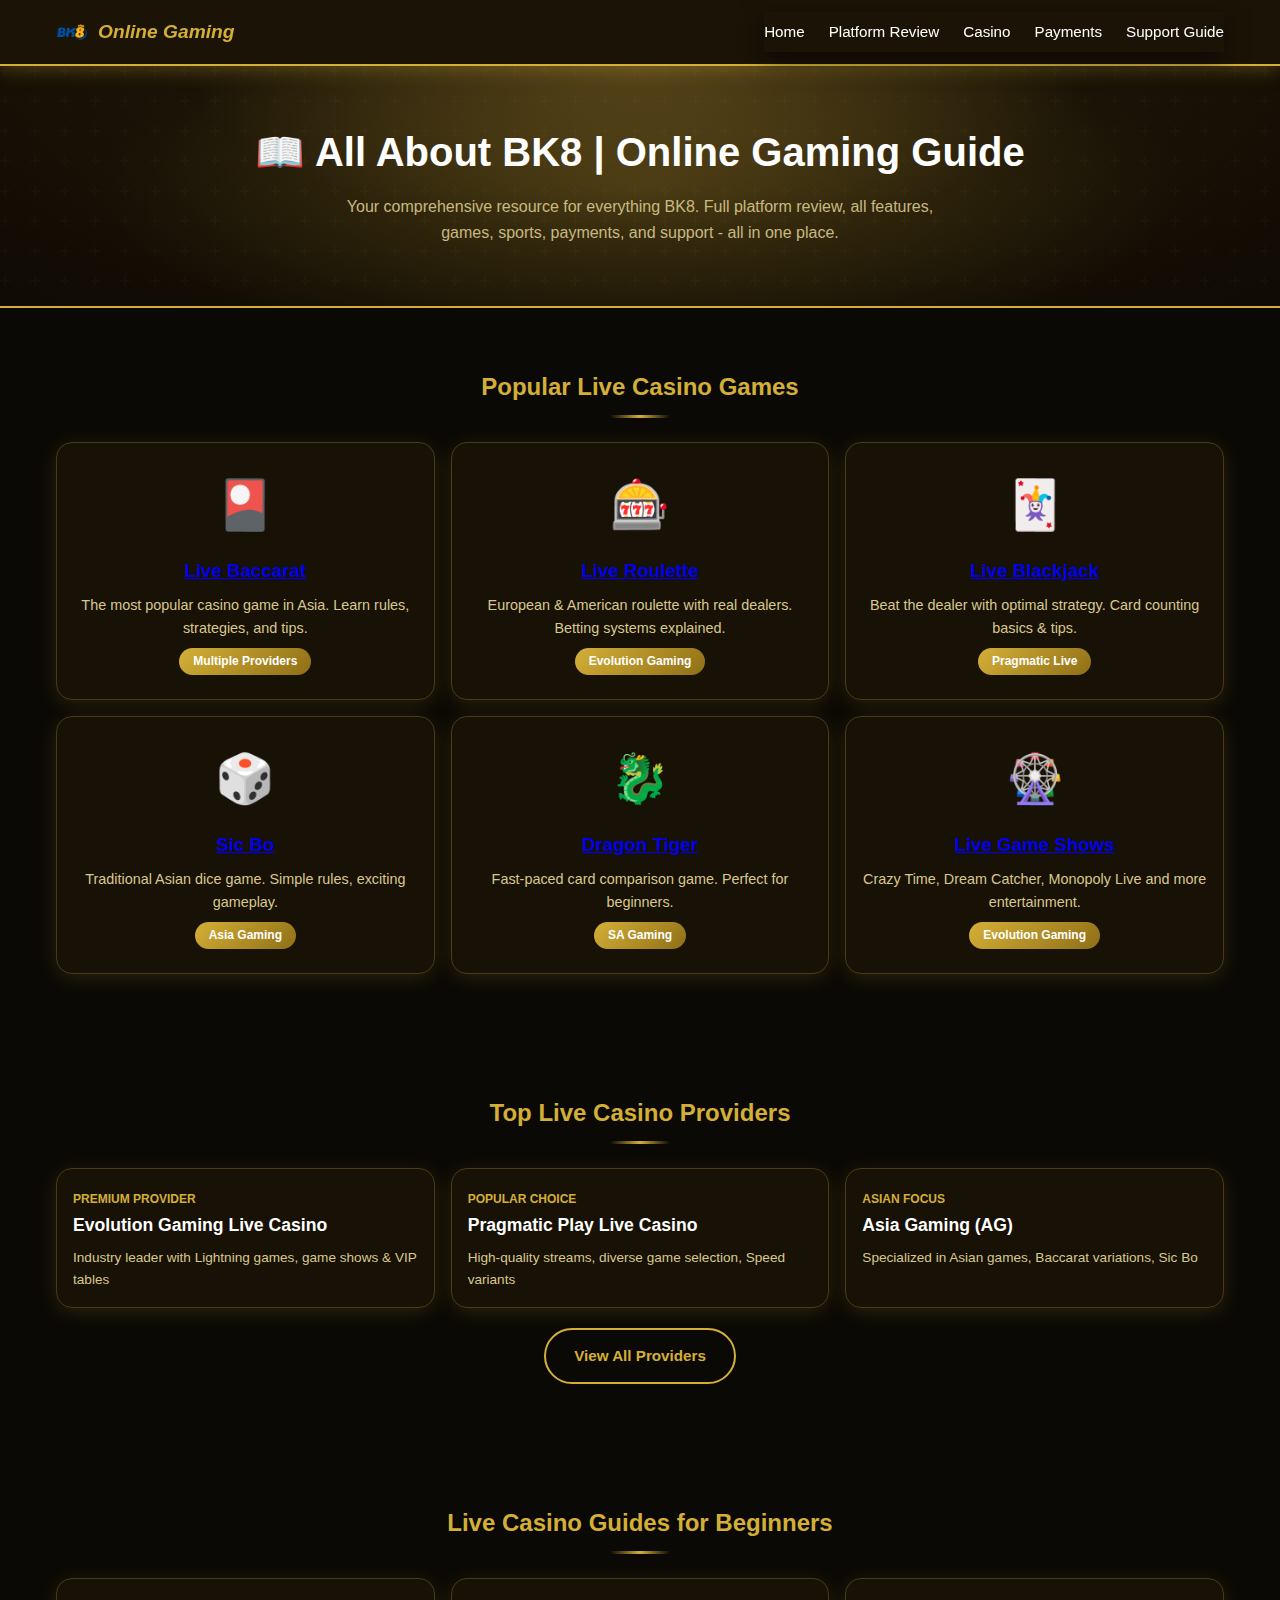
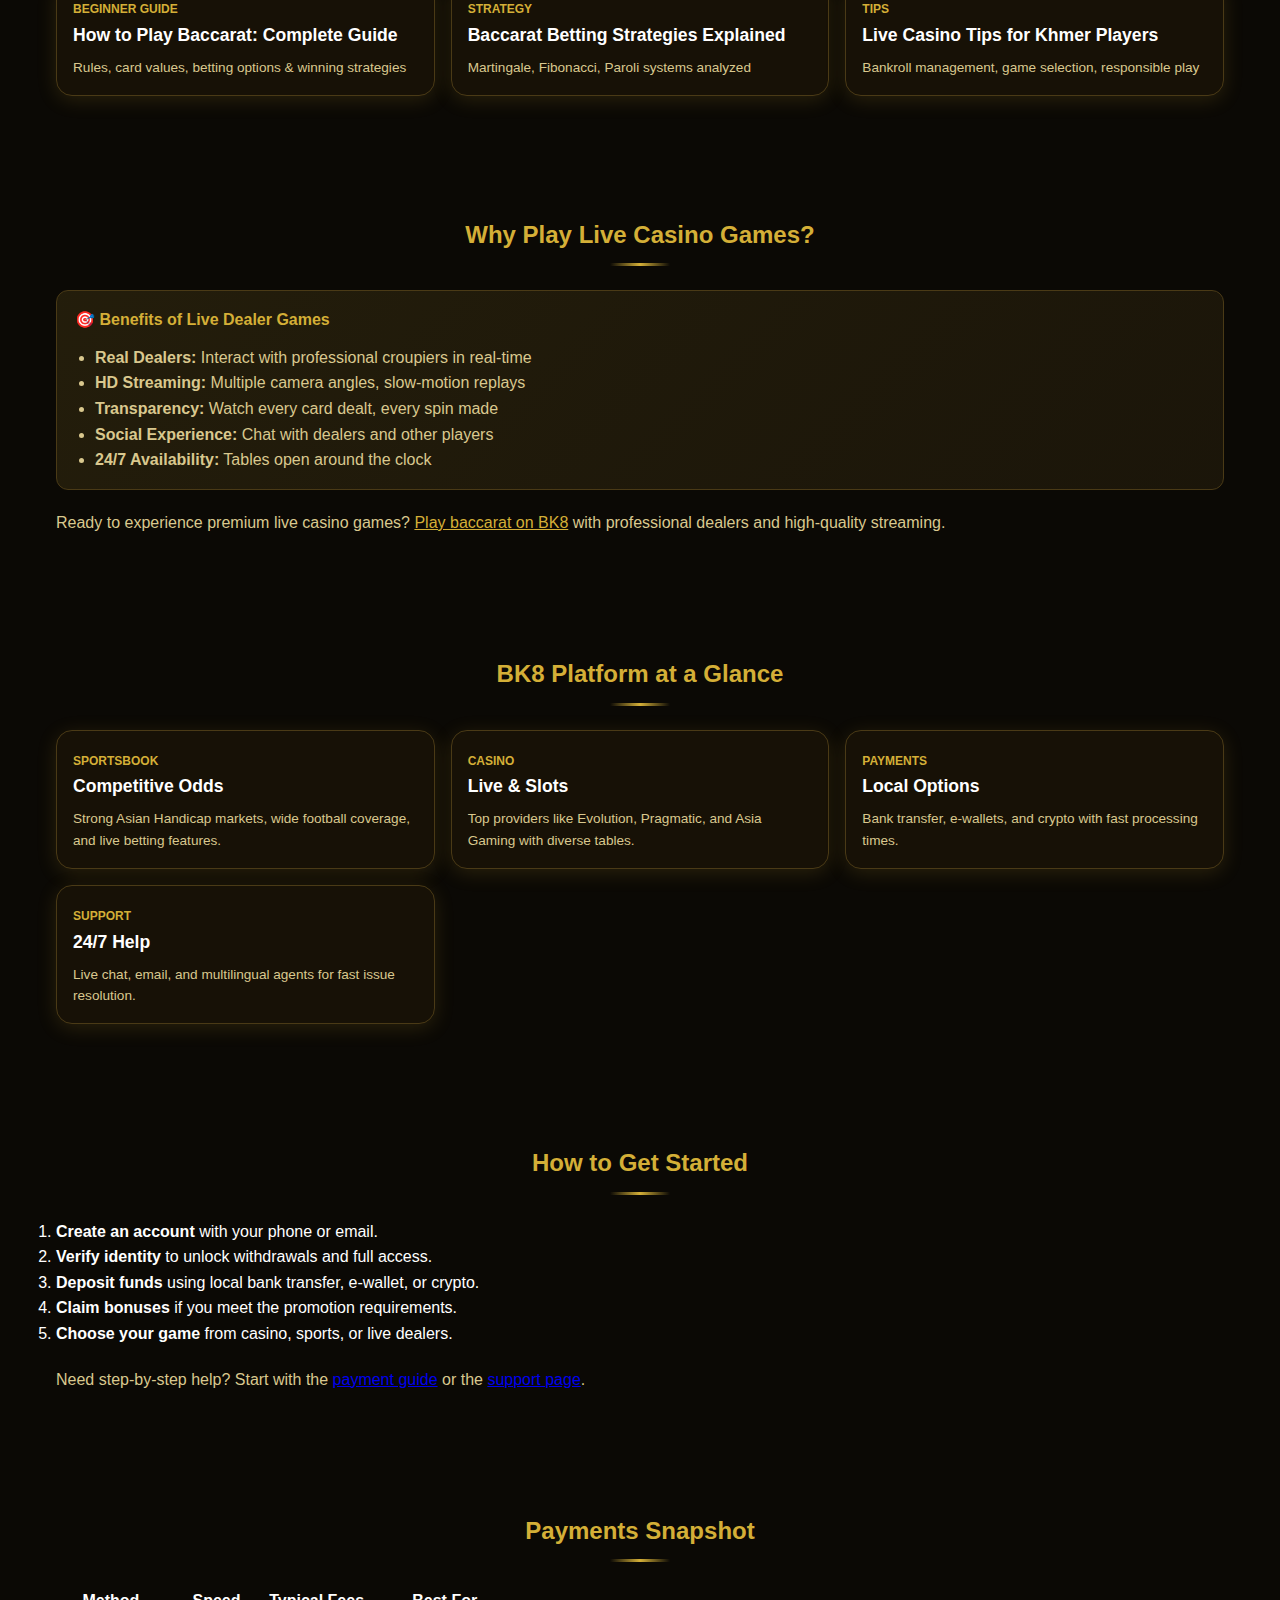
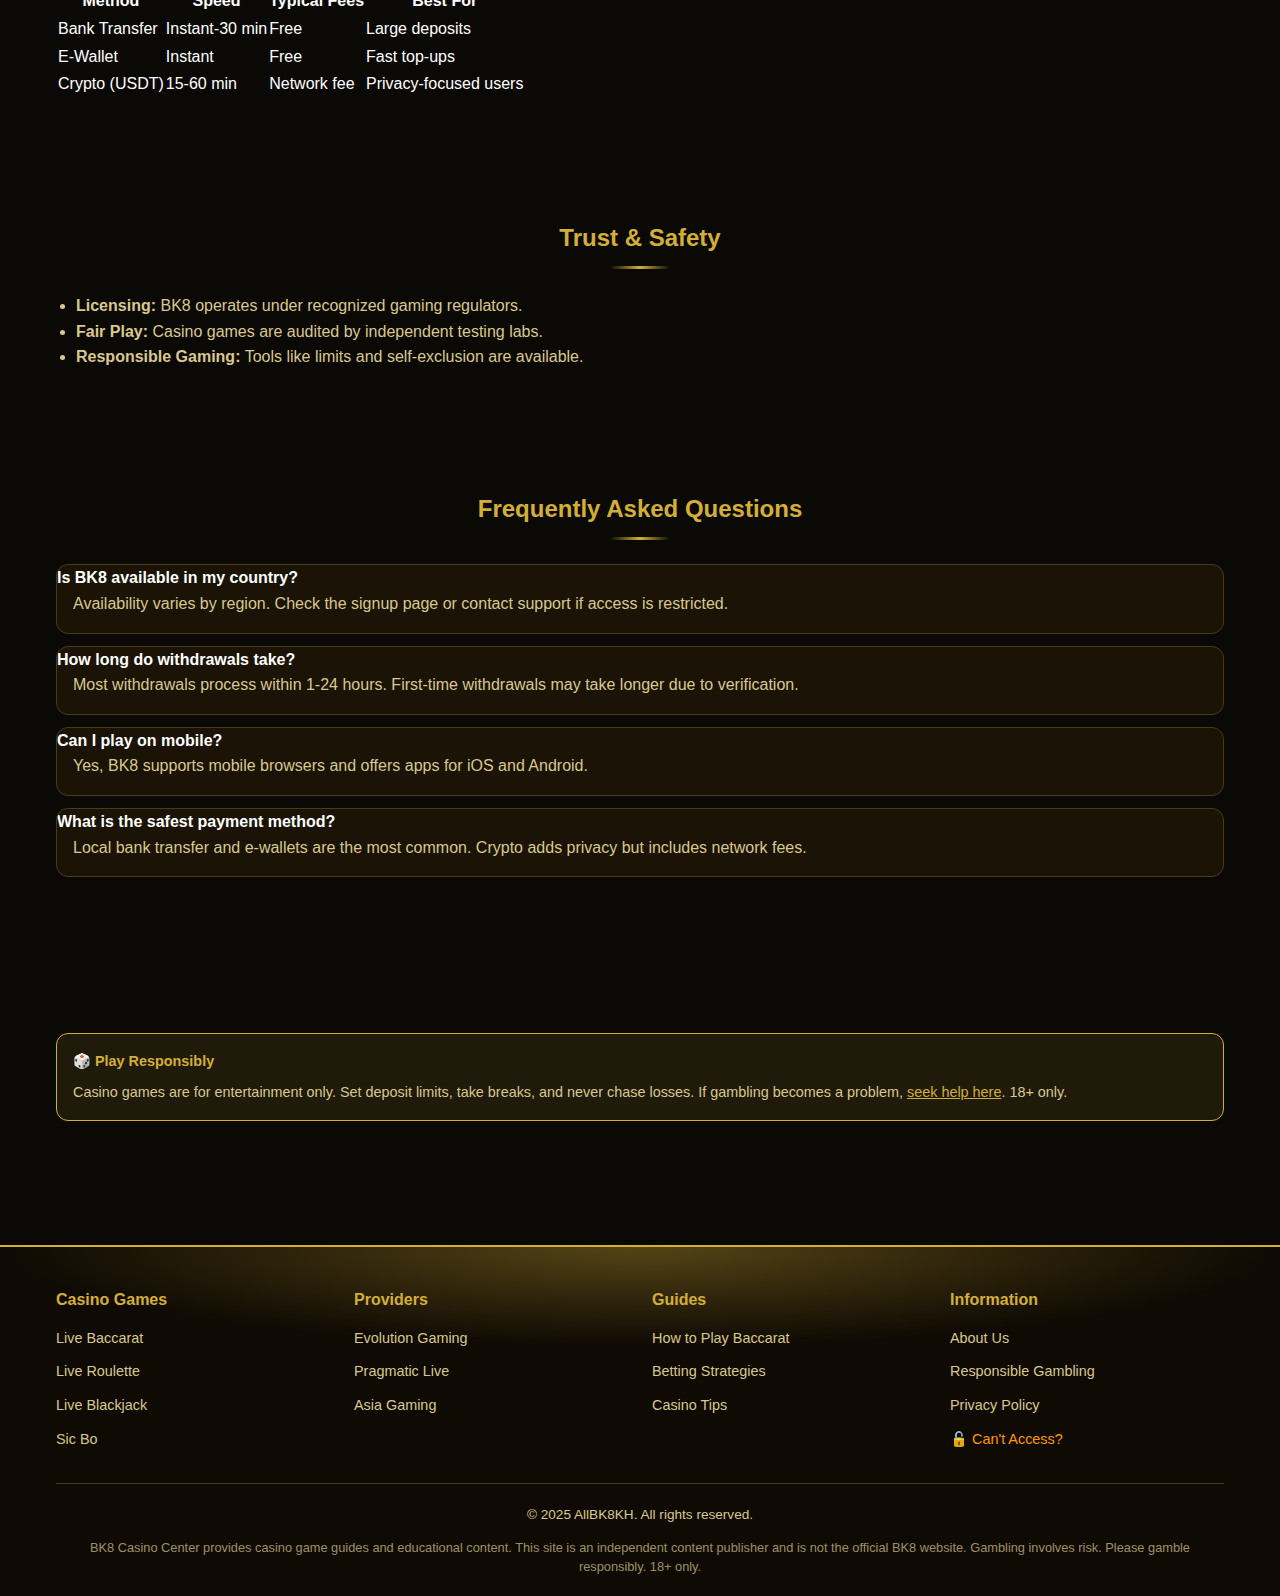
<file: index.html>
<!DOCTYPE html>
<html lang="en">
<head>
  <meta charset="UTF-8">
  <meta name="viewport" content="width=device-width, initial-scale=1.0">
  <meta name="description" content="BK8 online gaming guide - Everything you need to know about the BK8 platform. Full reviews, all features, games, sports, payment methods & support guide 2025.">
  <meta name="keywords" content="bk8 review, all about bk8, bk8 online gaming, bk8 platform review, bk8 features, bk8 payment methods">
  <meta name="robots" content="index, follow">
  <link rel="canonical" href="https://bk8-casino-center.pages.dev/">
  <link rel="sitemap" type="application/xml" href="/sitemap.xml">
  
  <title>All About BK8 | Online Gaming Platform Review & Guide 2025</title>
  
  <link rel="preload" href="css/styles.css" as="style">
  
  <style>
    :root{--primary:#1a1306;--accent:#d4af37;--white:#fff;--bg:#0b0905;--text-light:#d9c88e;--border:#4a3a16}
    *{margin:0;padding:0;box-sizing:border-box}
    body{font-family:-apple-system,BlinkMacSystemFont,'Segoe UI',Roboto,sans-serif;line-height:1.6;background:var(--bg);color:var(--white)}
    .header{background:var(--primary);color:var(--white);padding:12px 0;position:sticky;top:0;z-index:100;border-bottom:2px solid var(--accent);box-shadow:0 2px 20px rgba(212,175,55,0.35)}
    .container{max-width:1200px;margin:0 auto;padding:0 16px}
    .header-inner{display:flex;justify-content:space-between;align-items:center}
    .logo{display:flex;align-items:center;gap:10px;font-size:1.2rem;font-weight:700;color:var(--white);text-decoration:none;font-style:italic}
    .logo-img{height:32px;width:auto}
    .logo span{color:var(--accent)}
    .hero{background:radial-gradient(ellipse at center top,#4a3a16 0%,#1a1306 50%,#0f0a03 100%);color:var(--white);padding:48px 16px;text-align:center;border-bottom:2px solid var(--accent)}
    .hero h1{font-size:1.75rem;margin-bottom:16px;line-height:1.3}
  </style>
  
  <link rel="stylesheet" href="css/styles.css">
  
  <script type="application/ld+json">
  {
    "@context": "https://schema.org",
    "@type": "WebSite",
    "name": "AllBK8",
    "description": "BK8 online gaming guide - All features, reviews, and comprehensive information",
    "url": "https://allbk8kh.com"
  }
  </script>

  <script type="application/ld+json">
  {
    "@context": "https://schema.org",
    "@type": "FAQPage",
    "mainEntity": [
      {
        "@type": "Question",
        "name": "Is BK8 available in my country?",
        "acceptedAnswer": {
          "@type": "Answer",
          "text": "Availability varies by region. Check the signup page or contact support if access is restricted."
        }
      },
      {
        "@type": "Question",
        "name": "How long do withdrawals take?",
        "acceptedAnswer": {
          "@type": "Answer",
          "text": "Most withdrawals process within 1-24 hours. First-time withdrawals may take longer due to verification."
        }
      },
      {
        "@type": "Question",
        "name": "Can I play on mobile?",
        "acceptedAnswer": {
          "@type": "Answer",
          "text": "Yes, BK8 supports mobile browsers and offers apps for iOS and Android."
        }
      },
      {
        "@type": "Question",
        "name": "What is the safest payment method?",
        "acceptedAnswer": {
          "@type": "Answer",
          "text": "Local bank transfer and e-wallets are the most common. Crypto adds privacy but includes network fees."
        }
      }
    ]
  }
  </script>
</head>
<body>
  <a href="#main-content" class="skip-link">Skip to main content</a>

  <header class="header">
    <div class="container">
      <div class="header-inner">
        <a href="index.html" class="logo">
          <img src="images/logo.webp" alt="AllBK8" class="logo-img">
          <span>Online Gaming</span>
        </a>
        <button class="nav-toggle" aria-label="Toggle navigation" aria-expanded="false">☰</button>
        <nav class="nav" id="main-nav">
          <ul class="nav-list">
            <li><a href="index.html">Home</a></li>
            <li><a href="reviews/platform.html">Platform Review</a></li>
            <li><a href="features/casino.html">Casino</a></li>
            <li><a href="guides/payments.html">Payments</a></li>
            <li><a href="support/index.html">Support Guide</a></li>
          </ul>
        </nav>
      </div>
    </div>
  </header>

  <section class="hero">
    <div class="container">
      <h1>📖 All About BK8 | Online Gaming Guide</h1>
      <p>Your comprehensive resource for everything BK8. Full platform review, all features, games, sports, payments, and support - all in one place.</p>
    </div>
  </section>

  <main id="main-content">
    
    <!-- Featured Games Section -->
    <section class="section">
      <div class="container">
        <h2 class="section-title">Popular Live Casino Games</h2>
        
        <div class="card-grid">
          <article class="card game-card">
            <div class="game-icon">🎴</div>
            <h3><a href="games/baccarat.html">Live Baccarat</a></h3>
            <p>The most popular casino game in Asia. Learn rules, strategies, and tips.</p>
            <span class="provider-badge">Multiple Providers</span>
          </article>

          <article class="card game-card">
            <div class="game-icon">🎰</div>
            <h3><a href="games/roulette.html">Live Roulette</a></h3>
            <p>European & American roulette with real dealers. Betting systems explained.</p>
            <span class="provider-badge">Evolution Gaming</span>
          </article>

          <article class="card game-card">
            <div class="game-icon">🃏</div>
            <h3><a href="games/blackjack.html">Live Blackjack</a></h3>
            <p>Beat the dealer with optimal strategy. Card counting basics & tips.</p>
            <span class="provider-badge">Pragmatic Live</span>
          </article>

          <article class="card game-card">
            <div class="game-icon">🎲</div>
            <h3><a href="games/sic-bo.html">Sic Bo</a></h3>
            <p>Traditional Asian dice game. Simple rules, exciting gameplay.</p>
            <span class="provider-badge">Asia Gaming</span>
          </article>

          <article class="card game-card">
            <div class="game-icon">🐉</div>
            <h3><a href="games/dragon-tiger.html">Dragon Tiger</a></h3>
            <p>Fast-paced card comparison game. Perfect for beginners.</p>
            <span class="provider-badge">SA Gaming</span>
          </article>

          <article class="card game-card">
            <div class="game-icon">🎡</div>
            <h3><a href="games/game-shows.html">Live Game Shows</a></h3>
            <p>Crazy Time, Dream Catcher, Monopoly Live and more entertainment.</p>
            <span class="provider-badge">Evolution Gaming</span>
          </article>
        </div>
      </div>
    </section>

    <!-- Top Providers Section -->
    <section class="section">
      <div class="container">
        <h2 class="section-title">Top Live Casino Providers</h2>
        
        <div class="card-grid">
          <article class="card">
            <div class="card-content">
              <span class="card-category">Premium Provider</span>
              <h3 class="card-title">
                <a href="providers/evolution-gaming.html">Evolution Gaming Live Casino</a>
              </h3>
              <p class="card-meta">Industry leader with Lightning games, game shows & VIP tables</p>
            </div>
          </article>

          <article class="card">
            <div class="card-content">
              <span class="card-category">Popular Choice</span>
              <h3 class="card-title">
                <a href="providers/pragmatic-live.html">Pragmatic Play Live Casino</a>
              </h3>
              <p class="card-meta">High-quality streams, diverse game selection, Speed variants</p>
            </div>
          </article>

          <article class="card">
            <div class="card-content">
              <span class="card-category">Asian Focus</span>
              <h3 class="card-title">
                <a href="providers/asia-gaming.html">Asia Gaming (AG)</a>
              </h3>
              <p class="card-meta">Specialized in Asian games, Baccarat variations, Sic Bo</p>
            </div>
          </article>
        </div>

        <div class="text-center mt-20">
          <a href="providers/index.html" class="btn btn-outline">View All Providers</a>
        </div>
      </div>
    </section>

    <!-- Game Guides Section -->
    <section class="section">
      <div class="container">
        <h2 class="section-title">Live Casino Guides for Beginners</h2>
        
        <div class="card-grid">
          <article class="card">
            <div class="card-content">
              <span class="card-category">Beginner Guide</span>
              <h3 class="card-title">
                <a href="guides/how-to-play-baccarat.html">How to Play Baccarat: Complete Guide</a>
              </h3>
              <p class="card-meta">Rules, card values, betting options & winning strategies</p>
            </div>
          </article>

          <article class="card">
            <div class="card-content">
              <span class="card-category">Strategy</span>
              <h3 class="card-title">
                <a href="guides/baccarat-betting-strategies.html">Baccarat Betting Strategies Explained</a>
              </h3>
              <p class="card-meta">Martingale, Fibonacci, Paroli systems analyzed</p>
            </div>
          </article>

          <article class="card">
            <div class="card-content">
              <span class="card-category">Tips</span>
              <h3 class="card-title">
                <a href="guides/live-casino-tips-cambodia.html">Live Casino Tips for Khmer Players</a>
              </h3>
              <p class="card-meta">Bankroll management, game selection, responsible play</p>
            </div>
          </article>
        </div>
      </div>
    </section>

    <!-- Why Live Casino Section -->
    <section class="section">
      <div class="container">
        <h2 class="section-title">Why Play Live Casino Games?</h2>
        
        <div class="tip-box">
          <h4>🎯 Benefits of Live Dealer Games</h4>
          <ul style="padding-left: 20px; margin-top: 12px; color: var(--text-light);">
            <li><strong>Real Dealers:</strong> Interact with professional croupiers in real-time</li>
            <li><strong>HD Streaming:</strong> Multiple camera angles, slow-motion replays</li>
            <li><strong>Transparency:</strong> Watch every card dealt, every spin made</li>
            <li><strong>Social Experience:</strong> Chat with dealers and other players</li>
            <li><strong>24/7 Availability:</strong> Tables open around the clock</li>
          </ul>
        </div>

        <p class="mt-20" style="color: var(--text-light);">Ready to experience premium live casino games? <a href="https://www.bk8.com" class="contextual-link" rel="noopener">Play baccarat on BK8</a> with professional dealers and high-quality streaming.</p>
      </div>
    </section>

    <section class="section">
      <div class="container">
        <h2 class="section-title">BK8 Platform at a Glance</h2>
        <div class="card-grid">
          <article class="card">
            <div class="card-content">
              <span class="card-category">Sportsbook</span>
              <h3 class="card-title">Competitive Odds</h3>
              <p class="card-meta">Strong Asian Handicap markets, wide football coverage, and live betting features.</p>
            </div>
          </article>
          <article class="card">
            <div class="card-content">
              <span class="card-category">Casino</span>
              <h3 class="card-title">Live & Slots</h3>
              <p class="card-meta">Top providers like Evolution, Pragmatic, and Asia Gaming with diverse tables.</p>
            </div>
          </article>
          <article class="card">
            <div class="card-content">
              <span class="card-category">Payments</span>
              <h3 class="card-title">Local Options</h3>
              <p class="card-meta">Bank transfer, e-wallets, and crypto with fast processing times.</p>
            </div>
          </article>
          <article class="card">
            <div class="card-content">
              <span class="card-category">Support</span>
              <h3 class="card-title">24/7 Help</h3>
              <p class="card-meta">Live chat, email, and multilingual agents for fast issue resolution.</p>
            </div>
          </article>
        </div>
      </div>
    </section>

    <section class="section">
      <div class="container">
        <h2 class="section-title">How to Get Started</h2>
        <ol class="steps">
          <li><strong>Create an account</strong> with your phone or email.</li>
          <li><strong>Verify identity</strong> to unlock withdrawals and full access.</li>
          <li><strong>Deposit funds</strong> using local bank transfer, e-wallet, or crypto.</li>
          <li><strong>Claim bonuses</strong> if you meet the promotion requirements.</li>
          <li><strong>Choose your game</strong> from casino, sports, or live dealers.</li>
        </ol>
        <p class="mt-20" style="color: var(--text-light);">Need step-by-step help? Start with the <a href="guides/payments.html">payment guide</a> or the <a href="support/index.html">support page</a>.</p>
      </div>
    </section>

    <section class="section">
      <div class="container">
        <h2 class="section-title">Payments Snapshot</h2>
        <table class="payment-table">
          <tr>
            <th>Method</th>
            <th>Speed</th>
            <th>Typical Fees</th>
            <th>Best For</th>
          </tr>
          <tr>
            <td>Bank Transfer</td>
            <td>Instant-30 min</td>
            <td>Free</td>
            <td>Large deposits</td>
          </tr>
          <tr>
            <td>E-Wallet</td>
            <td>Instant</td>
            <td>Free</td>
            <td>Fast top-ups</td>
          </tr>
          <tr>
            <td>Crypto (USDT)</td>
            <td>15-60 min</td>
            <td>Network fee</td>
            <td>Privacy-focused users</td>
          </tr>
        </table>
      </div>
    </section>

    <section class="section">
      <div class="container">
        <h2 class="section-title">Trust & Safety</h2>
        <ul style="padding-left: 20px; color: var(--text-light);">
          <li><strong>Licensing:</strong> BK8 operates under recognized gaming regulators.</li>
          <li><strong>Fair Play:</strong> Casino games are audited by independent testing labs.</li>
          <li><strong>Responsible Gaming:</strong> Tools like limits and self-exclusion are available.</li>
        </ul>
      </div>
    </section>

    <section class="section">
      <div class="container">
        <h2 class="section-title">Frequently Asked Questions</h2>
        <div class="faq-item">
          <h4>Is BK8 available in my country?</h4>
          <p>Availability varies by region. Check the signup page or contact support if access is restricted.</p>
        </div>
        <div class="faq-item">
          <h4>How long do withdrawals take?</h4>
          <p>Most withdrawals process within 1-24 hours. First-time withdrawals may take longer due to verification.</p>
        </div>
        <div class="faq-item">
          <h4>Can I play on mobile?</h4>
          <p>Yes, BK8 supports mobile browsers and offers apps for iOS and Android.</p>
        </div>
        <div class="faq-item">
          <h4>What is the safest payment method?</h4>
          <p>Local bank transfer and e-wallets are the most common. Crypto adds privacy but includes network fees.</p>
        </div>
      </div>
    </section>

    <!-- Responsible Gambling Notice -->
    <section class="section">
      <div class="container">
        <div class="responsible-notice">
          <strong>🎲 Play Responsibly</strong>
          Casino games are for entertainment only. Set deposit limits, take breaks, and never chase losses. If gambling becomes a problem, <a href="responsible-gambling.html">seek help here</a>. 18+ only.
        </div>
      </div>
    </section>

  </main>

  <footer class="footer">
    <div class="container">
      <div class="footer-grid">
        <div class="footer-section">
          <h4>Casino Games</h4>
          <ul>
            <li><a href="games/baccarat.html">Live Baccarat</a></li>
            <li><a href="games/roulette.html">Live Roulette</a></li>
            <li><a href="games/blackjack.html">Live Blackjack</a></li>
            <li><a href="games/sic-bo.html">Sic Bo</a></li>
          </ul>
        </div>
        <div class="footer-section">
          <h4>Providers</h4>
          <ul>
            <li><a href="providers/evolution-gaming.html">Evolution Gaming</a></li>
            <li><a href="providers/pragmatic-live.html">Pragmatic Live</a></li>
            <li><a href="providers/asia-gaming.html">Asia Gaming</a></li>
          </ul>
        </div>
        <div class="footer-section">
          <h4>Guides</h4>
          <ul>
            <li><a href="guides/how-to-play-baccarat.html">How to Play Baccarat</a></li>
            <li><a href="guides/baccarat-betting-strategies.html">Betting Strategies</a></li>
            <li><a href="guides/live-casino-tips-cambodia.html">Casino Tips</a></li>
          </ul>
        </div>
        <div class="footer-section">
          <h4>Information</h4>
          <ul>
            <li><a href="about.html">About Us</a></li>
            <li><a href="responsible-gambling.html">Responsible Gambling</a></li>
            <li><a href="privacy-policy.html">Privacy Policy</a></li>
            <li><a href="access-help.html" style="color:#ff9800">🔓 Can't Access?</a></li>
          </ul>
        </div>
      </div>
      <div class="footer-bottom">
        <p>&copy; 2025 AllBK8KH. All rights reserved.</p>
        <p class="footer-disclaimer">
          BK8 Casino Center provides casino game guides and educational content. This site is an independent content publisher and is not the official BK8 website. 
          Gambling involves risk. Please gamble responsibly. 18+ only.
        </p>
      </div>
    </div>
  </footer>

  <script>
    document.querySelector('.nav-toggle').addEventListener('click', function() {
      const nav = document.getElementById('main-nav');
      const isExpanded = this.getAttribute('aria-expanded') === 'true';
      this.setAttribute('aria-expanded', !isExpanded);
      nav.classList.toggle('active');
    });
  </script>
</body>
</html>
</file>
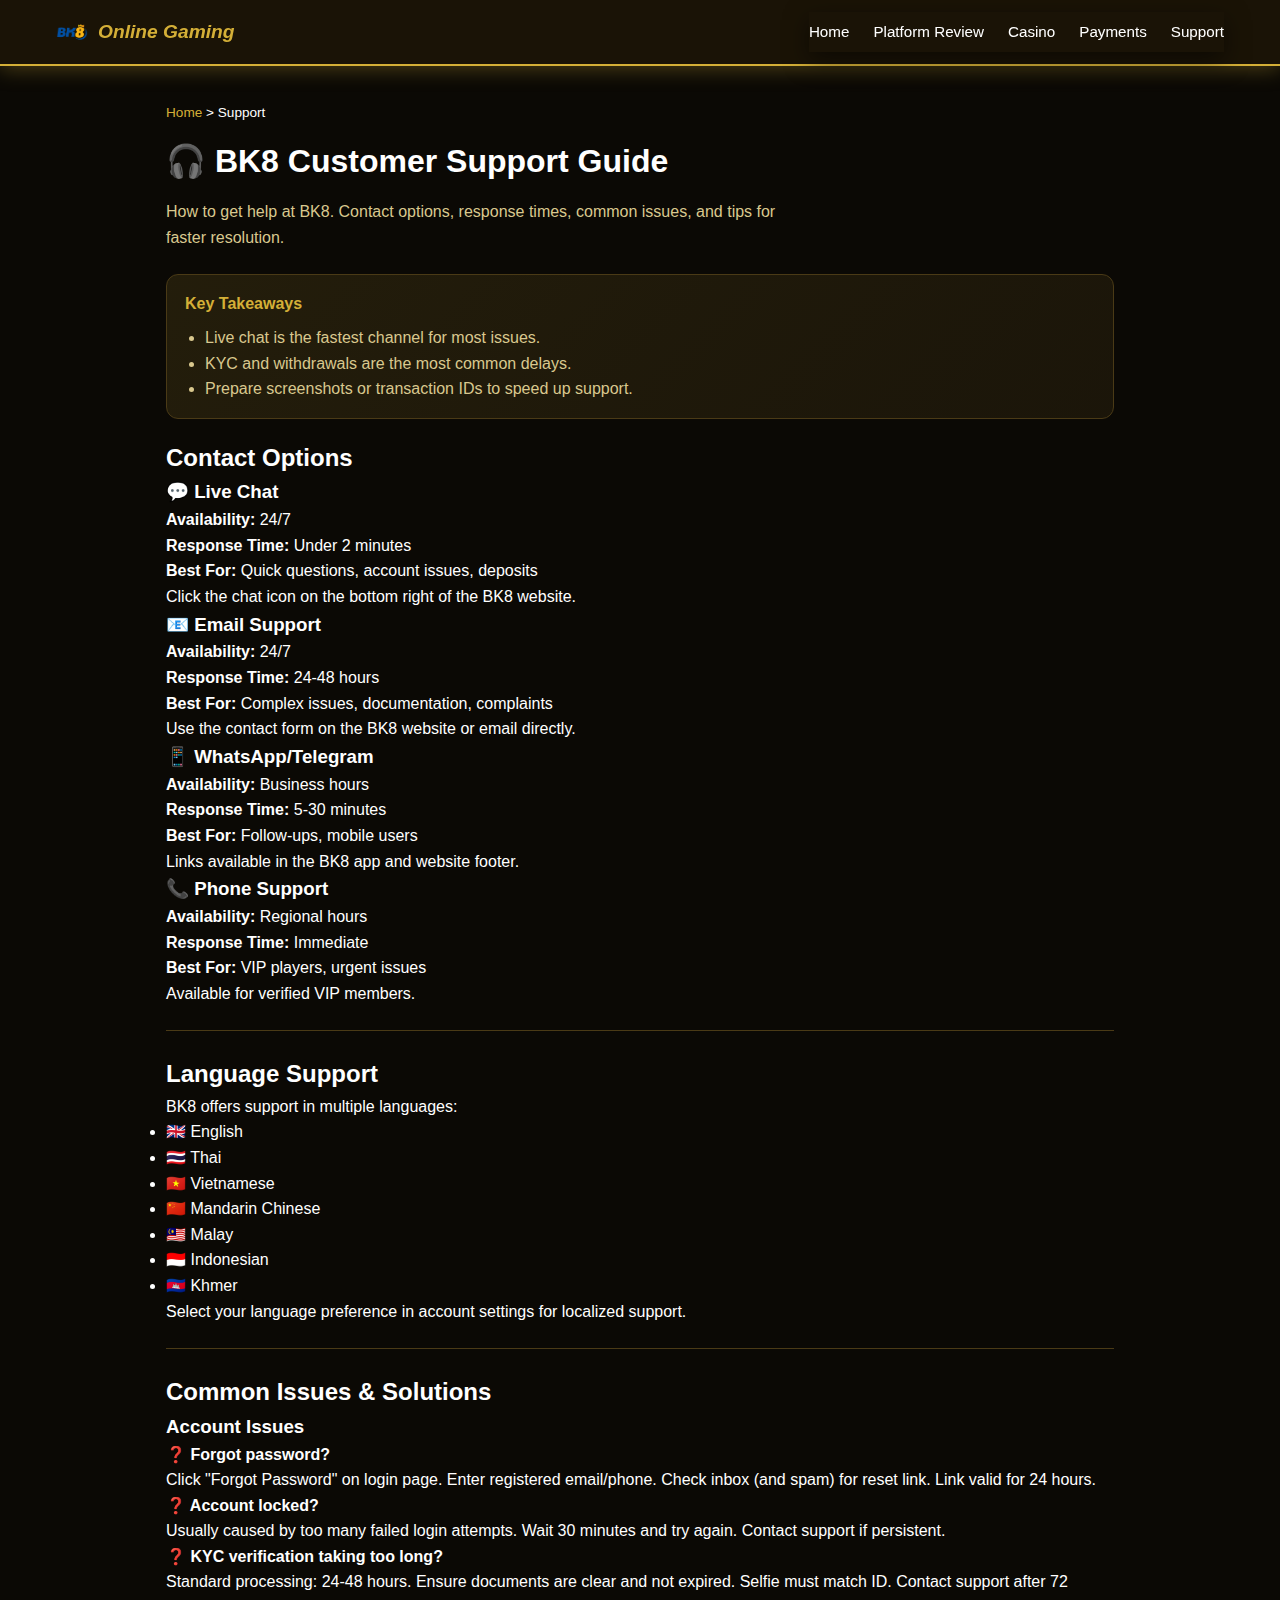
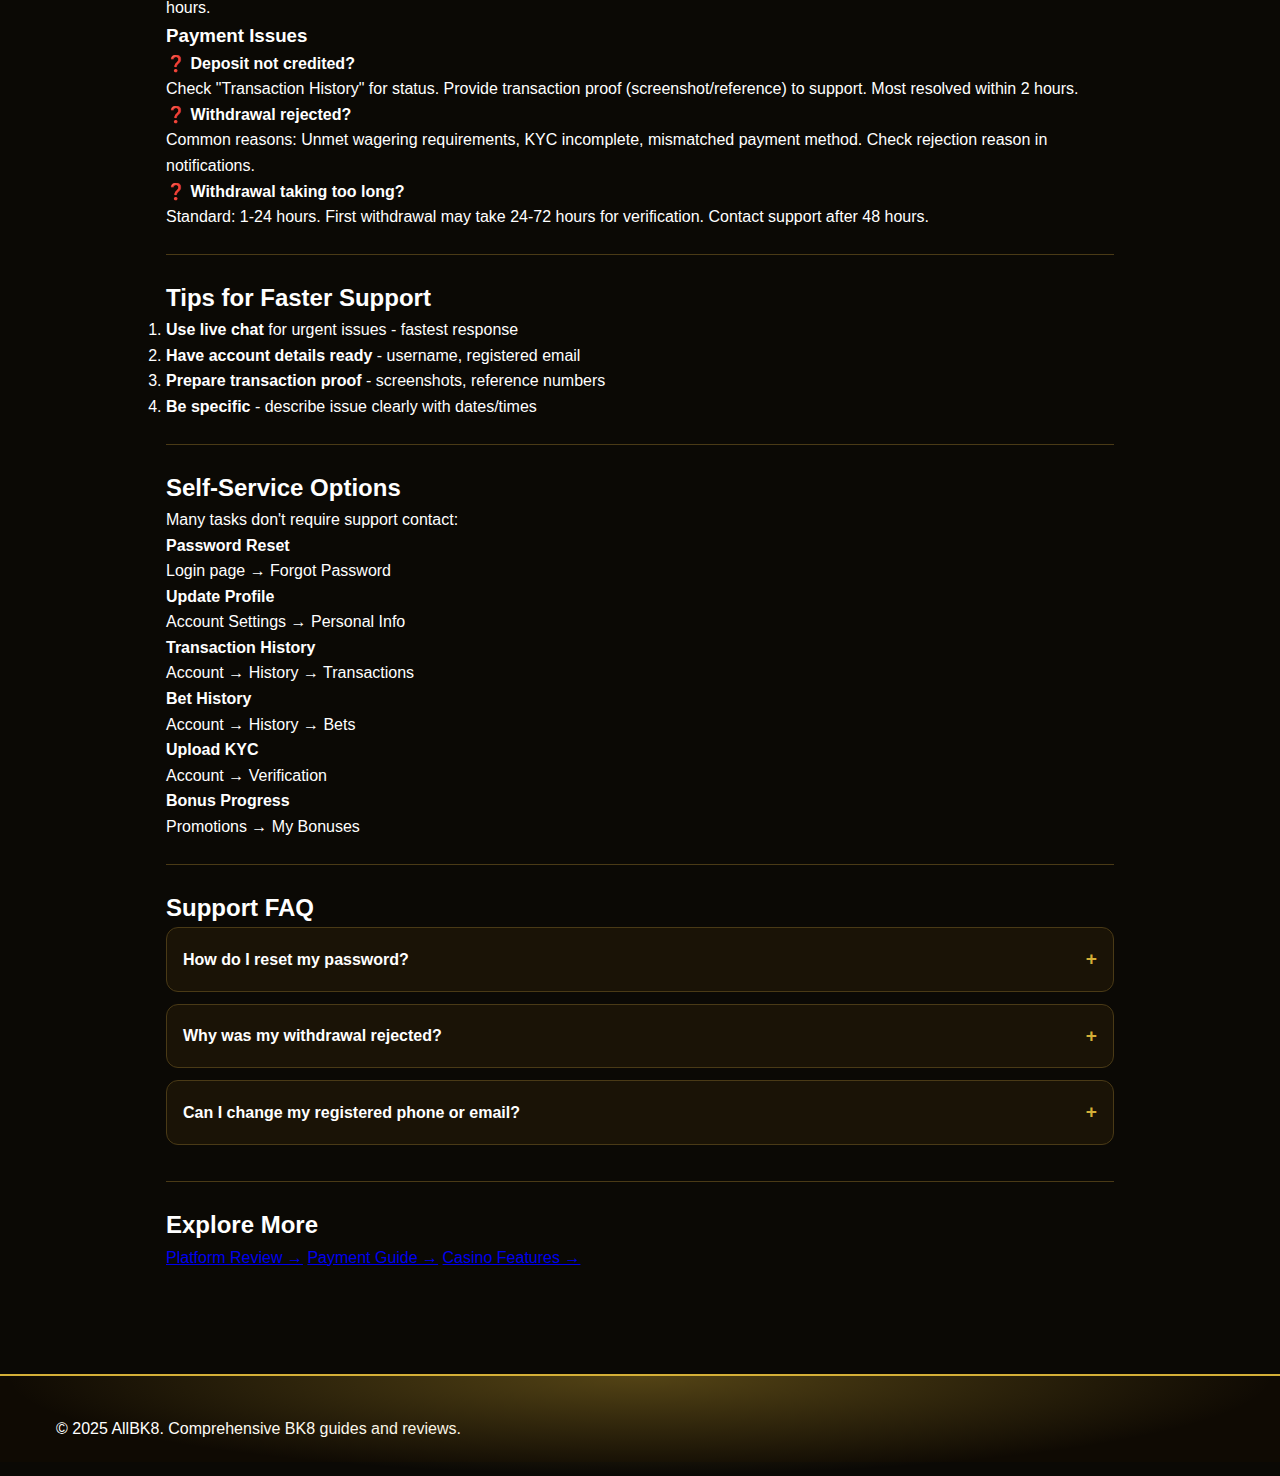
<file: support/index.html>
<!DOCTYPE html>
<html lang="en">
<head>
  <meta charset="UTF-8">
  <meta name="viewport" content="width=device-width, initial-scale=1.0">
  <meta name="description" content="BK8 customer support guide. Contact options, live chat, email, FAQ, and how to resolve common issues quickly.">
  <meta name="keywords" content="bk8 support, bk8 customer service, bk8 live chat, bk8 contact, bk8 help, bk8 faq">
  <meta name="robots" content="index, follow">
  <title>BK8 Customer Support | Contact & Help Guide 2025</title>
  <link rel="stylesheet" href="../css/styles.css">

  <script type="application/ld+json">
  {
    "@context": "https://schema.org",
    "@type": "FAQPage",
    "mainEntity": [
      {
        "@type": "Question",
        "name": "How do I reset my password?",
        "acceptedAnswer": {
          "@type": "Answer",
          "text": "Use the 'Forgot Password' link on the login screen and follow the email or SMS steps."
        }
      },
      {
        "@type": "Question",
        "name": "Why was my withdrawal rejected?",
        "acceptedAnswer": {
          "@type": "Answer",
          "text": "Common reasons include incomplete KYC, unmet wagering requirements, or mismatched payment details."
        }
      },
      {
        "@type": "Question",
        "name": "Can I change my registered phone or email?",
        "acceptedAnswer": {
          "@type": "Answer",
          "text": "Yes, but you may need to contact support to verify ownership before changes are applied."
        }
      }
    ]
  }
  </script>
</head>
<body>
  <header class="header">
    <div class="container">
      <div class="header-inner">
        <a href="../index.html" class="logo">
          <img src="../images/logo.webp" alt="AllBK8" class="logo-img">
          <span>Online Gaming</span>
        </a>
        <nav class="nav">
          <ul class="nav-list">
            <li><a href="../index.html">Home</a></li>
            <li><a href="../reviews/platform.html">Platform Review</a></li>
            <li><a href="../features/casino.html">Casino</a></li>
            <li><a href="../guides/payments.html">Payments</a></li>
            <li><a href="index.html" class="active">Support</a></li>
          </ul>
        </nav>
      </div>
    </div>
  </header>

  <main class="main-content">
    <div class="container">
      <div class="breadcrumb">
        <a href="../index.html">Home</a> &gt; Support
      </div>

      <h1>🎧 BK8 Customer Support Guide</h1>
      <p class="intro">How to get help at BK8. Contact options, response times, common issues, and tips for faster resolution.</p>

      <div class="tip-box">
        <h4>Key Takeaways</h4>
        <ul style="padding-left: 20px; margin-top: 8px; color: var(--text-light);">
          <li>Live chat is the fastest channel for most issues.</li>
          <li>KYC and withdrawals are the most common delays.</li>
          <li>Prepare screenshots or transaction IDs to speed up support.</li>
        </ul>
      </div>

      <section class="contact-options">
        <h2>Contact Options</h2>
        
        <div class="contact-grid">
          <div class="contact-card">
            <h3>💬 Live Chat</h3>
            <p><strong>Availability:</strong> 24/7</p>
            <p><strong>Response Time:</strong> Under 2 minutes</p>
            <p><strong>Best For:</strong> Quick questions, account issues, deposits</p>
            <p>Click the chat icon on the bottom right of the BK8 website.</p>
          </div>

          <div class="contact-card">
            <h3>📧 Email Support</h3>
            <p><strong>Availability:</strong> 24/7</p>
            <p><strong>Response Time:</strong> 24-48 hours</p>
            <p><strong>Best For:</strong> Complex issues, documentation, complaints</p>
            <p>Use the contact form on the BK8 website or email directly.</p>
          </div>

          <div class="contact-card">
            <h3>📱 WhatsApp/Telegram</h3>
            <p><strong>Availability:</strong> Business hours</p>
            <p><strong>Response Time:</strong> 5-30 minutes</p>
            <p><strong>Best For:</strong> Follow-ups, mobile users</p>
            <p>Links available in the BK8 app and website footer.</p>
          </div>

          <div class="contact-card">
            <h3>📞 Phone Support</h3>
            <p><strong>Availability:</strong> Regional hours</p>
            <p><strong>Response Time:</strong> Immediate</p>
            <p><strong>Best For:</strong> VIP players, urgent issues</p>
            <p>Available for verified VIP members.</p>
          </div>
        </div>
      </section>

      <section class="languages">
        <h2>Language Support</h2>
        <p>BK8 offers support in multiple languages:</p>
        <ul class="language-list">
          <li>🇬🇧 English</li>
          <li>🇹🇭 Thai</li>
          <li>🇻🇳 Vietnamese</li>
          <li>🇨🇳 Mandarin Chinese</li>
          <li>🇲🇾 Malay</li>
          <li>🇮🇩 Indonesian</li>
          <li>🇰🇭 Khmer</li>
        </ul>
        <p>Select your language preference in account settings for localized support.</p>
      </section>

      <section class="common-issues">
        <h2>Common Issues & Solutions</h2>
        
        <div class="issue-section">
          <h3>Account Issues</h3>
          
          <div class="issue-item">
            <h4>❓ Forgot password?</h4>
            <p>Click "Forgot Password" on login page. Enter registered email/phone. Check inbox (and spam) for reset link. Link valid for 24 hours.</p>
          </div>

          <div class="issue-item">
            <h4>❓ Account locked?</h4>
            <p>Usually caused by too many failed login attempts. Wait 30 minutes and try again. Contact support if persistent.</p>
          </div>

          <div class="issue-item">
            <h4>❓ KYC verification taking too long?</h4>
            <p>Standard processing: 24-48 hours. Ensure documents are clear and not expired. Selfie must match ID. Contact support after 72 hours.</p>
          </div>
        </div>

        <div class="issue-section">
          <h3>Payment Issues</h3>
          
          <div class="issue-item">
            <h4>❓ Deposit not credited?</h4>
            <p>Check "Transaction History" for status. Provide transaction proof (screenshot/reference) to support. Most resolved within 2 hours.</p>
          </div>

          <div class="issue-item">
            <h4>❓ Withdrawal rejected?</h4>
            <p>Common reasons: Unmet wagering requirements, KYC incomplete, mismatched payment method. Check rejection reason in notifications.</p>
          </div>

          <div class="issue-item">
            <h4>❓ Withdrawal taking too long?</h4>
            <p>Standard: 1-24 hours. First withdrawal may take 24-72 hours for verification. Contact support after 48 hours.</p>
          </div>
        </div>

      </section>

      <section class="support-tips">
        <h2>Tips for Faster Support</h2>
        <ol>
          <li><strong>Use live chat</strong> for urgent issues - fastest response</li>
          <li><strong>Have account details ready</strong> - username, registered email</li>
          <li><strong>Prepare transaction proof</strong> - screenshots, reference numbers</li>
          <li><strong>Be specific</strong> - describe issue clearly with dates/times</li>
        </ol>
      </section>

      <section class="self-service">
        <h2>Self-Service Options</h2>
        <p>Many tasks don't require support contact:</p>
        
        <div class="self-service-grid">
          <div class="self-item">
            <h4>Password Reset</h4>
            <p>Login page → Forgot Password</p>
          </div>
          <div class="self-item">
            <h4>Update Profile</h4>
            <p>Account Settings → Personal Info</p>
          </div>
          <div class="self-item">
            <h4>Transaction History</h4>
            <p>Account → History → Transactions</p>
          </div>
          <div class="self-item">
            <h4>Bet History</h4>
            <p>Account → History → Bets</p>
          </div>
          <div class="self-item">
            <h4>Upload KYC</h4>
            <p>Account → Verification</p>
          </div>
          <div class="self-item">
            <h4>Bonus Progress</h4>
            <p>Promotions → My Bonuses</p>
          </div>
        </div>
      </section>


      <section class="faq">
        <h2>Support FAQ</h2>
        <details class="faq-item">
          <summary>How do I reset my password?</summary>
          <p>Use the "Forgot Password" link on the login screen and follow the email or SMS steps.</p>
        </details>
        <details class="faq-item">
          <summary>Why was my withdrawal rejected?</summary>
          <p>Common reasons include incomplete KYC, unmet wagering requirements, or mismatched payment details.</p>
        </details>
        <details class="faq-item">
          <summary>Can I change my registered phone or email?</summary>
          <p>Yes, but you may need to contact support to verify ownership before changes are applied.</p>
        </details>
      </section>

      <section class="related">
        <h2>Explore More</h2>
        <div class="related-grid">
          <a href="../reviews/platform.html" class="related-card">Platform Review →</a>
          <a href="../guides/payments.html" class="related-card">Payment Guide →</a>
          <a href="../features/casino.html" class="related-card">Casino Features →</a>
        </div>
      </section>

    </div>
  </main>

  <footer class="footer">
    <div class="container">
      <p>&copy; 2025 AllBK8. Comprehensive BK8 guides and reviews.</p>
    </div>
  </footer>
</body>
</html>
</file>
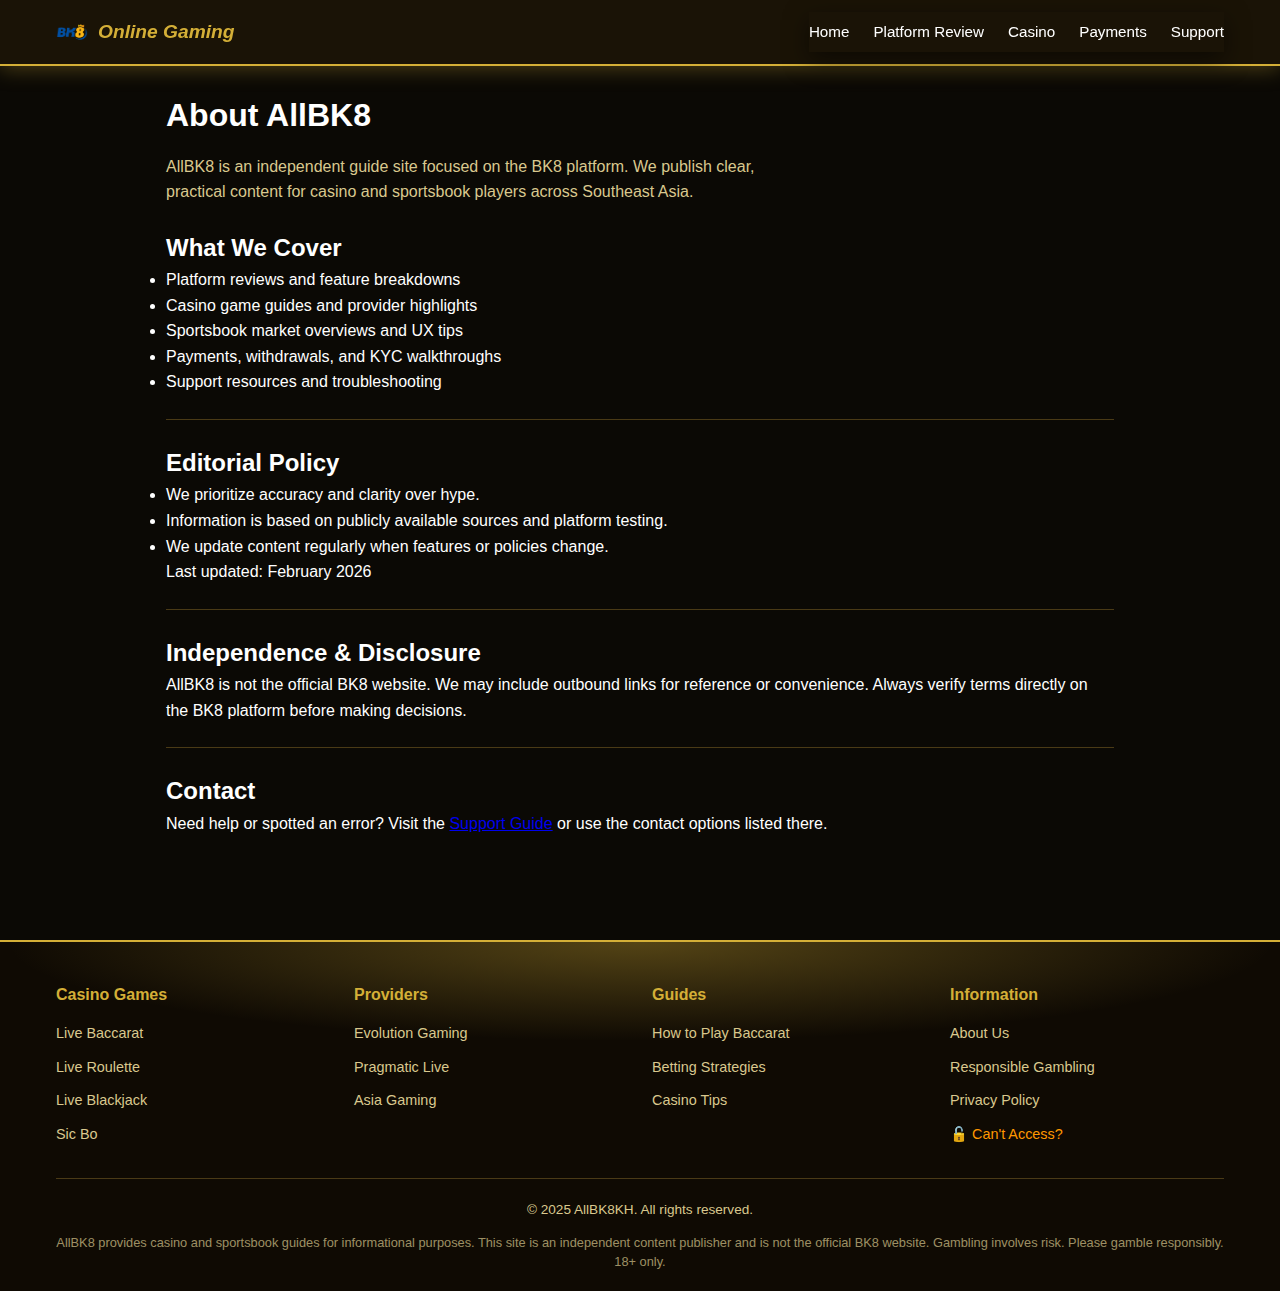
<file: about.html>
<!DOCTYPE html>
<html lang="en">
<head>
  <meta charset="UTF-8">
  <meta name="viewport" content="width=device-width, initial-scale=1.0">
  <meta name="description" content="About AllBK8 - independent BK8 guides, reviews, and feature breakdowns for casino and sportsbook players.">
  <meta name="robots" content="index, follow">
  <title>About Us | AllBK8 Online Gaming Guide</title>
  <link rel="stylesheet" href="css/styles.css">
</head>
<body>
  <a href="#main-content" class="skip-link">Skip to main content</a>

  <header class="header">
    <div class="container">
      <div class="header-inner">
        <a href="index.html" class="logo">
          <img src="images/logo.webp" alt="AllBK8" class="logo-img">
          <span>Online Gaming</span>
        </a>
        <nav class="nav">
          <ul class="nav-list">
            <li><a href="index.html">Home</a></li>
            <li><a href="reviews/platform.html">Platform Review</a></li>
            <li><a href="features/casino.html">Casino</a></li>
            <li><a href="guides/payments.html">Payments</a></li>
            <li><a href="support/index.html">Support</a></li>
          </ul>
        </nav>
      </div>
    </div>
  </header>

  <main id="main-content" class="main-content">
    <div class="container">
      <h1>About AllBK8</h1>
      <p class="intro">AllBK8 is an independent guide site focused on the BK8 platform. We publish clear, practical content for casino and sportsbook players across Southeast Asia.</p>

      <section class="section">
        <h2>What We Cover</h2>
        <ul>
          <li>Platform reviews and feature breakdowns</li>
          <li>Casino game guides and provider highlights</li>
          <li>Sportsbook market overviews and UX tips</li>
          <li>Payments, withdrawals, and KYC walkthroughs</li>
          <li>Support resources and troubleshooting</li>
        </ul>
      </section>

      <section class="section">
        <h2>Editorial Policy</h2>
        <ul>
          <li>We prioritize accuracy and clarity over hype.</li>
          <li>Information is based on publicly available sources and platform testing.</li>
          <li>We update content regularly when features or policies change.</li>
        </ul>
        <p>Last updated: February 2026</p>
      </section>

      <section class="section">
        <h2>Independence & Disclosure</h2>
        <p>AllBK8 is not the official BK8 website. We may include outbound links for reference or convenience. Always verify terms directly on the BK8 platform before making decisions.</p>
      </section>

      <section class="section">
        <h2>Contact</h2>
        <p>Need help or spotted an error? Visit the <a href="support/index.html">Support Guide</a> or use the contact options listed there.</p>
      </section>
    </div>
  </main>

  <footer class="footer">
    <div class="container">
      <div class="footer-grid">
        <div class="footer-section">
          <h4>Casino Games</h4>
          <ul>
            <li><a href="games/baccarat.html">Live Baccarat</a></li>
            <li><a href="games/roulette.html">Live Roulette</a></li>
            <li><a href="games/blackjack.html">Live Blackjack</a></li>
            <li><a href="games/sic-bo.html">Sic Bo</a></li>
          </ul>
        </div>
        <div class="footer-section">
          <h4>Providers</h4>
          <ul>
            <li><a href="providers/evolution-gaming.html">Evolution Gaming</a></li>
            <li><a href="providers/pragmatic-live.html">Pragmatic Live</a></li>
            <li><a href="providers/asia-gaming.html">Asia Gaming</a></li>
          </ul>
        </div>
        <div class="footer-section">
          <h4>Guides</h4>
          <ul>
            <li><a href="guides/how-to-play-baccarat.html">How to Play Baccarat</a></li>
            <li><a href="guides/baccarat-betting-strategies.html">Betting Strategies</a></li>
            <li><a href="guides/live-casino-tips-cambodia.html">Casino Tips</a></li>
          </ul>
        </div>
        <div class="footer-section">
          <h4>Information</h4>
          <ul>
            <li><a href="about.html">About Us</a></li>
            <li><a href="responsible-gambling.html">Responsible Gambling</a></li>
            <li><a href="privacy-policy.html">Privacy Policy</a></li>
            <li><a href="access-help.html" style="color:#ff9800">🔓 Can't Access?</a></li>
          </ul>
        </div>
      </div>
      <div class="footer-bottom">
        <p>&copy; 2025 AllBK8KH. All rights reserved.</p>
        <p class="footer-disclaimer">
          AllBK8 provides casino and sportsbook guides for informational purposes. This site is an independent content publisher and is not the official BK8 website. Gambling involves risk. Please gamble responsibly. 18+ only.
        </p>
      </div>
    </div>
  </footer>
</body>
</html>
</file>
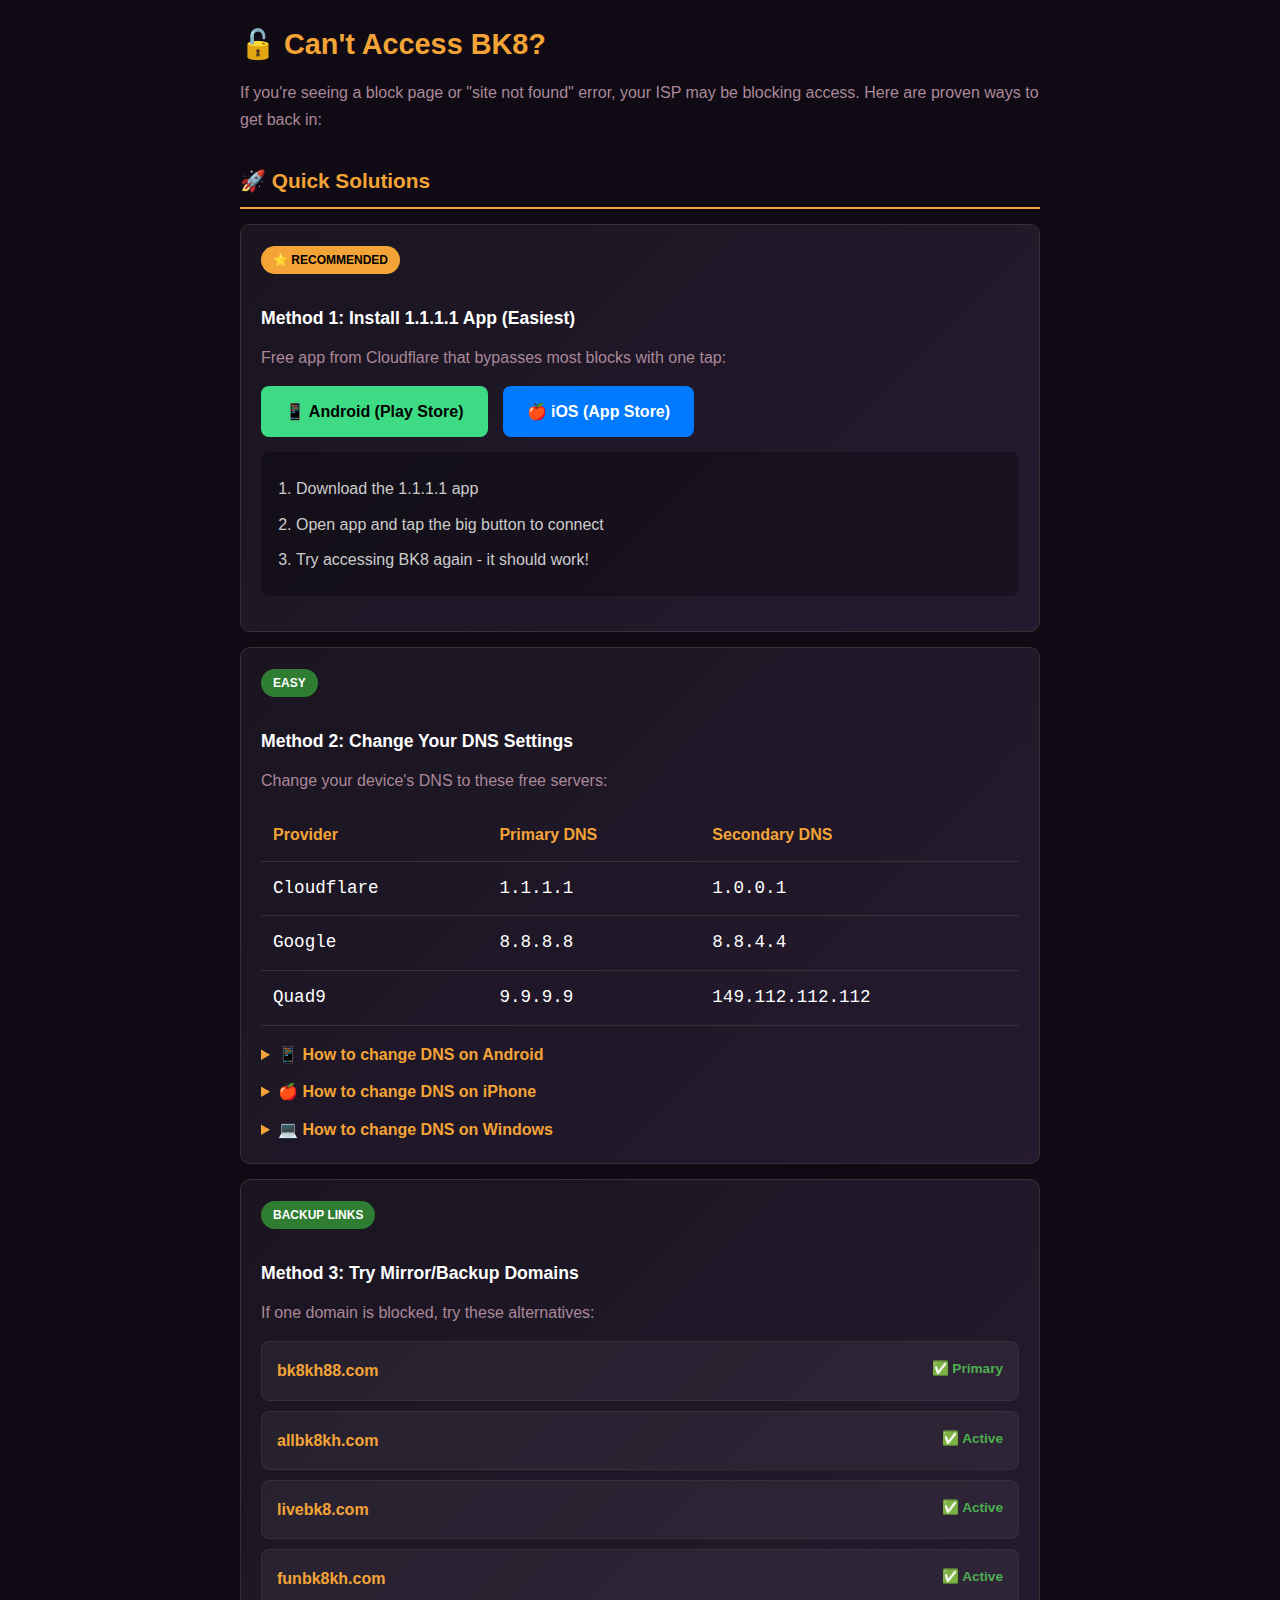
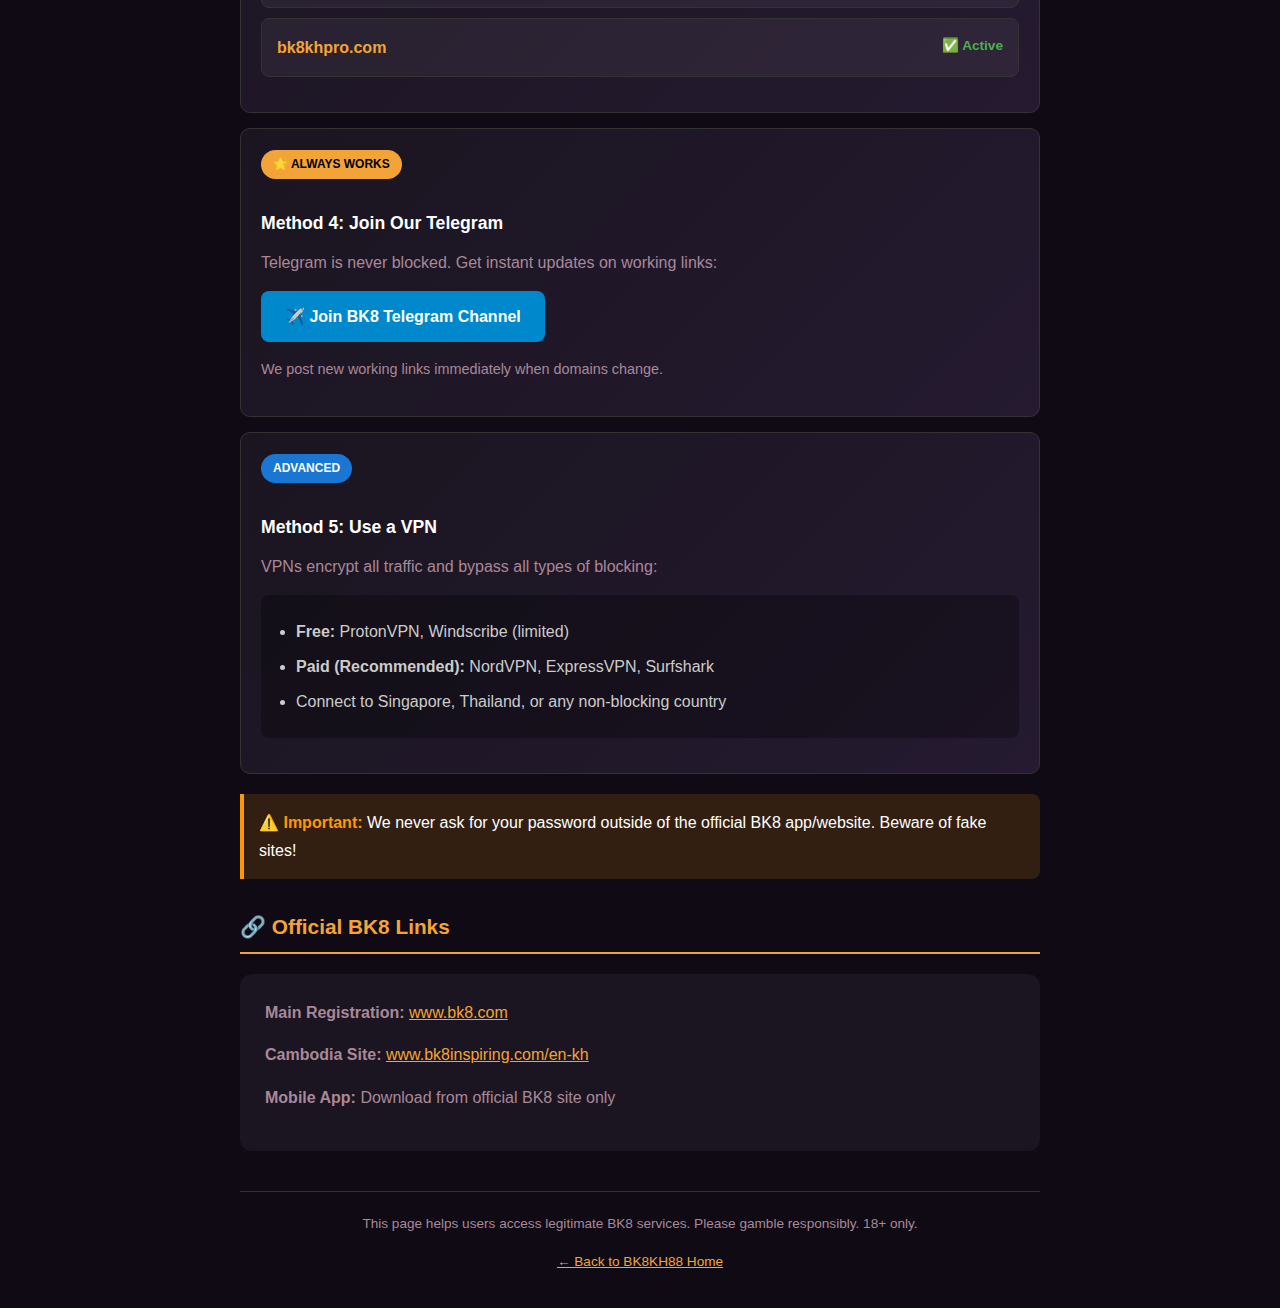
<file: access-help.html>
<!DOCTYPE html>
<html lang="en">
<head>
  <meta charset="UTF-8">
  <meta name="viewport" content="width=device-width, initial-scale=1.0">
  <meta name="description" content="Can't access BK8? Here's how to bypass blocks and access BK8 sites from anywhere.">
  <meta name="robots" content="noindex, nofollow">
  <title>Can't Access BK8? | Unblock Guide</title>
  <style>
    :root{--bg:#0f0a14;--card:#1a1520;--accent:#f4a437;--text:#fff;--text-light:#a89}
    *{margin:0;padding:0;box-sizing:border-box}
    body{font-family:-apple-system,BlinkMacSystemFont,'Segoe UI',sans-serif;background:var(--bg);color:var(--text);line-height:1.7;padding:20px}
    .container{max-width:800px;margin:0 auto}
    h1{color:var(--accent);margin-bottom:10px;font-size:1.8rem}
    h2{color:var(--accent);margin:30px 0 15px;font-size:1.3rem;border-bottom:2px solid var(--accent);padding-bottom:8px}
    h3{margin:20px 0 10px;font-size:1.1rem}
    p{margin-bottom:15px;color:var(--text-light)}
    .card{background:var(--card);border-radius:12px;padding:25px;margin:20px 0}
    .method{background:linear-gradient(135deg,#1a1520,#251a30);border:1px solid #333;border-radius:10px;padding:20px;margin:15px 0}
    .method-badge{display:inline-block;padding:4px 12px;border-radius:20px;font-size:0.75rem;font-weight:700;margin-bottom:10px}
    .badge-easy{background:#2e7d32;color:#fff}
    .badge-recommended{background:var(--accent);color:#000}
    .badge-advanced{background:#1976d2;color:#fff}
    .steps{background:rgba(0,0,0,0.3);border-radius:8px;padding:15px 15px 15px 35px;margin:15px 0}
    .steps li{margin:8px 0;color:#ccc}
    .dns-table{width:100%;border-collapse:collapse;margin:15px 0}
    .dns-table th,.dns-table td{padding:12px;text-align:left;border-bottom:1px solid #333}
    .dns-table th{color:var(--accent);font-weight:600}
    .dns-table td{font-family:monospace;font-size:1.1rem}
    .app-buttons{display:flex;gap:15px;flex-wrap:wrap;margin:15px 0}
    .app-btn{display:inline-flex;align-items:center;gap:8px;padding:12px 24px;background:var(--accent);color:#000;text-decoration:none;border-radius:8px;font-weight:700;transition:transform 0.2s}
    .app-btn:hover{transform:scale(1.05)}
    .app-btn.android{background:#3ddc84}
    .app-btn.ios{background:#007aff;color:#fff}
    .app-btn.telegram{background:#0088cc;color:#fff}
    .mirror-list{display:grid;gap:10px;margin:15px 0}
    .mirror-link{display:block;padding:15px;background:rgba(255,255,255,0.05);border:1px solid #333;border-radius:8px;color:var(--accent);text-decoration:none;font-weight:600;transition:all 0.2s}
    .mirror-link:hover{background:rgba(244,164,55,0.1);border-color:var(--accent)}
    .mirror-status{float:right;font-size:0.85rem;color:#4caf50}
    .warning{background:rgba(255,152,0,0.15);border-left:4px solid #ff9800;padding:15px;margin:20px 0;border-radius:0 8px 8px 0}
    .warning strong{color:#ff9800}
    .footer-note{text-align:center;margin-top:40px;padding-top:20px;border-top:1px solid #333;color:#666;font-size:0.85rem}
  </style>
</head>
<body>
  <div class="container">
    <h1>🔓 Can't Access BK8?</h1>
    <p>If you're seeing a block page or "site not found" error, your ISP may be blocking access. Here are proven ways to get back in:</p>

    <h2>🚀 Quick Solutions</h2>

    <!-- Method 1: 1.1.1.1 App -->
    <div class="method">
      <span class="method-badge badge-recommended">⭐ RECOMMENDED</span>
      <h3>Method 1: Install 1.1.1.1 App (Easiest)</h3>
      <p>Free app from Cloudflare that bypasses most blocks with one tap:</p>
      <div class="app-buttons">
        <a href="https://play.google.com/store/apps/details?id=com.cloudflare.onedotonedotonedotone" class="app-btn android" target="_blank">
          📱 Android (Play Store)
        </a>
        <a href="https://apps.apple.com/app/1-1-1-1-faster-internet/id1423538627" class="app-btn ios" target="_blank">
          🍎 iOS (App Store)
        </a>
      </div>
      <ol class="steps">
        <li>Download the 1.1.1.1 app</li>
        <li>Open app and tap the big button to connect</li>
        <li>Try accessing BK8 again - it should work!</li>
      </ol>
    </div>

    <!-- Method 2: Change DNS -->
    <div class="method">
      <span class="method-badge badge-easy">EASY</span>
      <h3>Method 2: Change Your DNS Settings</h3>
      <p>Change your device's DNS to these free servers:</p>
      <table class="dns-table">
        <tr>
          <th>Provider</th>
          <th>Primary DNS</th>
          <th>Secondary DNS</th>
        </tr>
        <tr>
          <td>Cloudflare</td>
          <td>1.1.1.1</td>
          <td>1.0.0.1</td>
        </tr>
        <tr>
          <td>Google</td>
          <td>8.8.8.8</td>
          <td>8.8.4.4</td>
        </tr>
        <tr>
          <td>Quad9</td>
          <td>9.9.9.9</td>
          <td>149.112.112.112</td>
        </tr>
      </table>
      
      <details style="margin-top:15px">
        <summary style="cursor:pointer;color:var(--accent);font-weight:600">📱 How to change DNS on Android</summary>
        <ol class="steps">
          <li>Go to Settings → Network & Internet → Private DNS</li>
          <li>Select "Private DNS provider hostname"</li>
          <li>Enter: <strong>one.one.one.one</strong></li>
          <li>Save and try again</li>
        </ol>
      </details>
      
      <details style="margin-top:10px">
        <summary style="cursor:pointer;color:var(--accent);font-weight:600">🍎 How to change DNS on iPhone</summary>
        <ol class="steps">
          <li>Go to Settings → Wi-Fi</li>
          <li>Tap the (i) next to your network</li>
          <li>Tap "Configure DNS" → Manual</li>
          <li>Delete existing servers, add: 1.1.1.1 and 1.0.0.1</li>
          <li>Save and try again</li>
        </ol>
      </details>
      
      <details style="margin-top:10px">
        <summary style="cursor:pointer;color:var(--accent);font-weight:600">💻 How to change DNS on Windows</summary>
        <ol class="steps">
          <li>Open Control Panel → Network and Internet → Network Connections</li>
          <li>Right-click your connection → Properties</li>
          <li>Select "Internet Protocol Version 4" → Properties</li>
          <li>Select "Use the following DNS server addresses"</li>
          <li>Enter: 1.1.1.1 and 1.0.0.1</li>
          <li>Click OK and try again</li>
        </ol>
      </details>
    </div>

    <!-- Method 3: Mirror Sites -->
    <div class="method">
      <span class="method-badge badge-easy">BACKUP LINKS</span>
      <h3>Method 3: Try Mirror/Backup Domains</h3>
      <p>If one domain is blocked, try these alternatives:</p>
      <div class="mirror-list">
        <a href="https://bk8kh88.com" class="mirror-link">
          bk8kh88.com <span class="mirror-status">✅ Primary</span>
        </a>
        <a href="https://allbk8kh.com" class="mirror-link">
          allbk8kh.com <span class="mirror-status">✅ Active</span>
        </a>
        <a href="https://livebk8.com" class="mirror-link">
          livebk8.com <span class="mirror-status">✅ Active</span>
        </a>
        <a href="https://funbk8kh.com" class="mirror-link">
          funbk8kh.com <span class="mirror-status">✅ Active</span>
        </a>
        <a href="https://bk8khpro.com" class="mirror-link">
          bk8khpro.com <span class="mirror-status">✅ Active</span>
        </a>
      </div>
    </div>

    <!-- Method 4: Telegram -->
    <div class="method">
      <span class="method-badge badge-recommended">⭐ ALWAYS WORKS</span>
      <h3>Method 4: Join Our Telegram</h3>
      <p>Telegram is never blocked. Get instant updates on working links:</p>
      <div class="app-buttons">
        <a href="https://t.me/bk8kh88" class="app-btn telegram">
          ✈️ Join BK8 Telegram Channel
        </a>
      </div>
      <p style="margin-top:10px;font-size:0.9rem">We post new working links immediately when domains change.</p>
    </div>

    <!-- Method 5: VPN -->
    <div class="method">
      <span class="method-badge badge-advanced">ADVANCED</span>
      <h3>Method 5: Use a VPN</h3>
      <p>VPNs encrypt all traffic and bypass all types of blocking:</p>
      <ul class="steps">
        <li><strong>Free:</strong> ProtonVPN, Windscribe (limited)</li>
        <li><strong>Paid (Recommended):</strong> NordVPN, ExpressVPN, Surfshark</li>
        <li>Connect to Singapore, Thailand, or any non-blocking country</li>
      </ul>
    </div>

    <div class="warning">
      <strong>⚠️ Important:</strong> We never ask for your password outside of the official BK8 app/website. Beware of fake sites!
    </div>

    <h2>🔗 Official BK8 Links</h2>
    <div class="card">
      <p><strong>Main Registration:</strong> <a href="https://www.bk8.com" style="color:var(--accent)">www.bk8.com</a></p>
      <p><strong>Cambodia Site:</strong> <a href="https://www.bk8inspiring.com/en-kh" style="color:var(--accent)">www.bk8inspiring.com/en-kh</a></p>
      <p><strong>Mobile App:</strong> Download from official BK8 site only</p>
    </div>

    <div class="footer-note">
      <p>This page helps users access legitimate BK8 services. Please gamble responsibly. 18+ only.</p>
      <p style="margin-top:10px"><a href="index.html" style="color:var(--accent)">← Back to BK8KH88 Home</a></p>
    </div>
  </div>
</body>
</html>
</file>
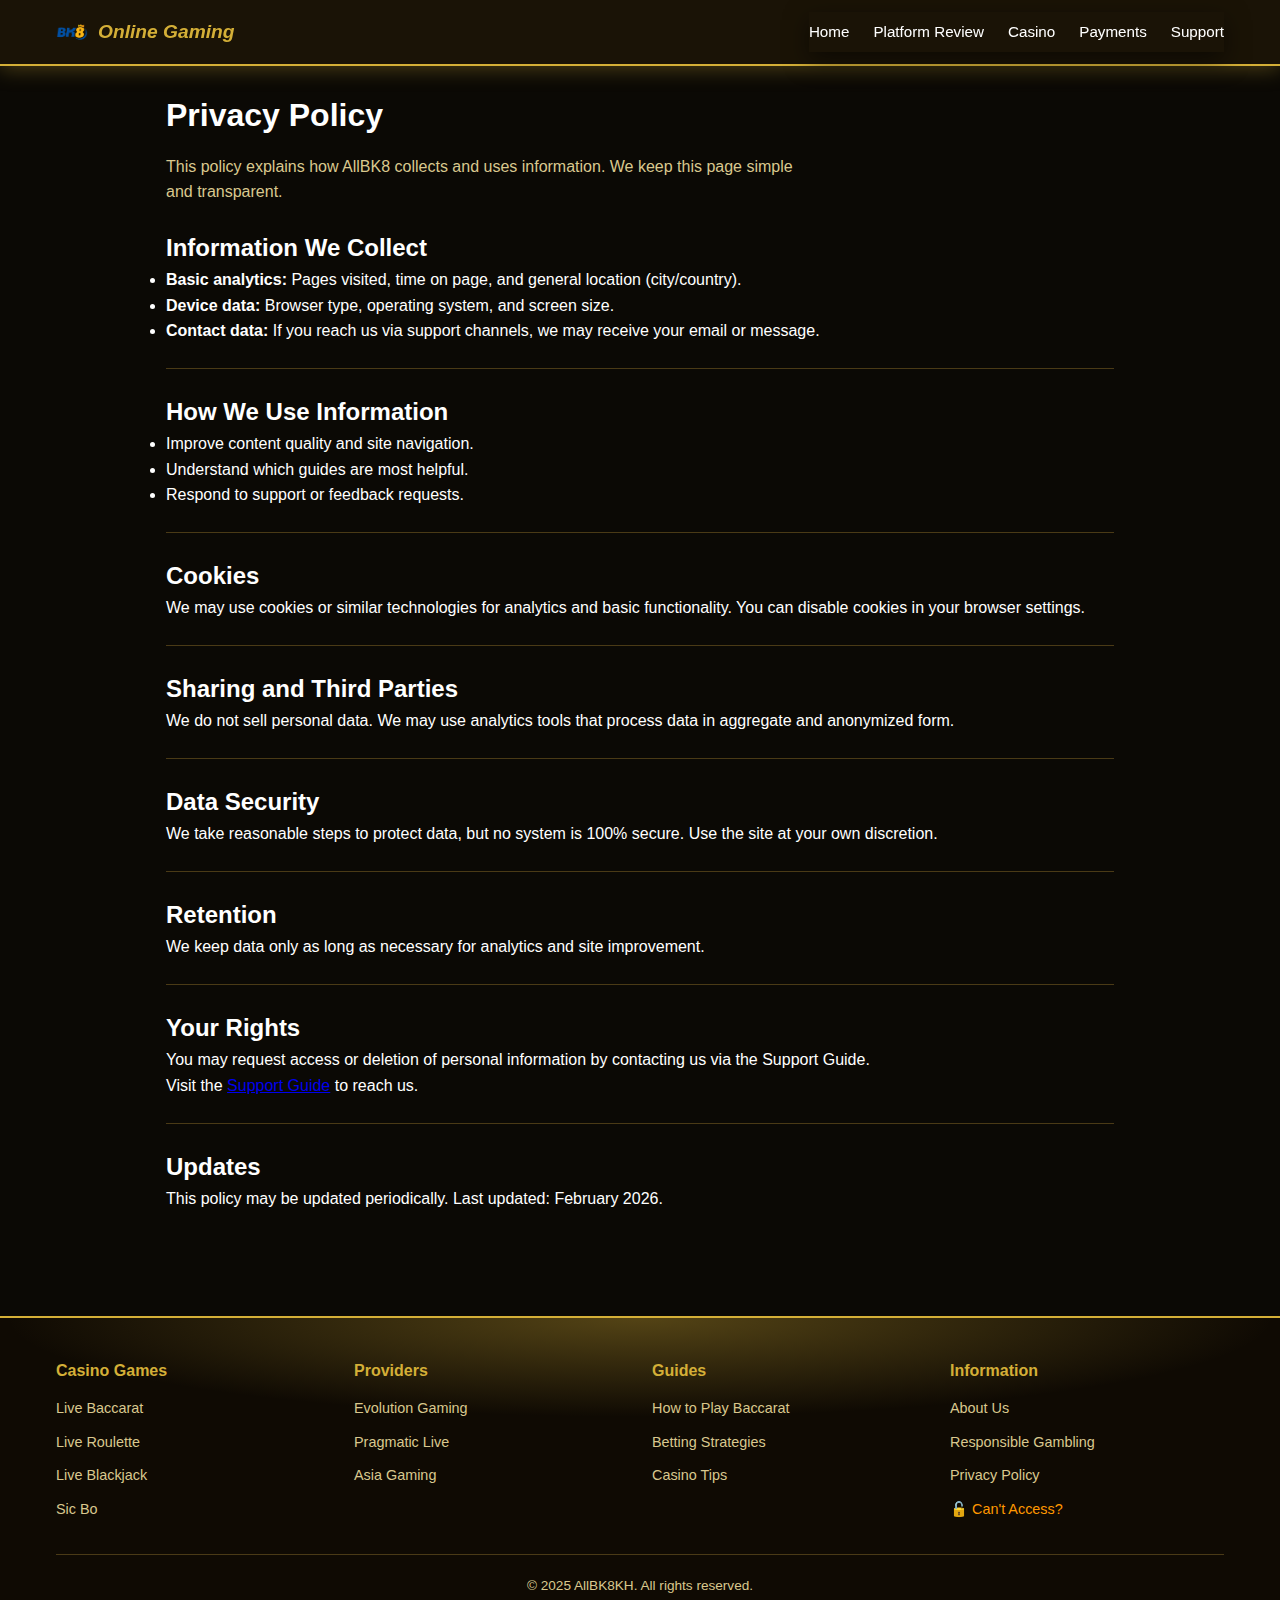
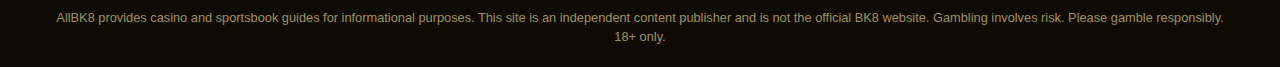
<file: privacy-policy.html>
<!DOCTYPE html>
<html lang="en">
<head>
  <meta charset="UTF-8">
  <meta name="viewport" content="width=device-width, initial-scale=1.0">
  <meta name="description" content="Privacy policy for AllBK8. Learn what data we collect and how we use it.">
  <meta name="robots" content="index, follow">
  <title>Privacy Policy | AllBK8 Online Gaming Guide</title>
  <link rel="stylesheet" href="css/styles.css">
</head>
<body>
  <a href="#main-content" class="skip-link">Skip to main content</a>

  <header class="header">
    <div class="container">
      <div class="header-inner">
        <a href="index.html" class="logo">
          <img src="images/logo.webp" alt="AllBK8" class="logo-img">
          <span>Online Gaming</span>
        </a>
        <nav class="nav">
          <ul class="nav-list">
            <li><a href="index.html">Home</a></li>
            <li><a href="reviews/platform.html">Platform Review</a></li>
            <li><a href="features/casino.html">Casino</a></li>
            <li><a href="guides/payments.html">Payments</a></li>
            <li><a href="support/index.html">Support</a></li>
          </ul>
        </nav>
      </div>
    </div>
  </header>

  <main id="main-content" class="main-content">
    <div class="container">
      <h1>Privacy Policy</h1>
      <p class="intro">This policy explains how AllBK8 collects and uses information. We keep this page simple and transparent.</p>

      <section class="section">
        <h2>Information We Collect</h2>
        <ul>
          <li><strong>Basic analytics:</strong> Pages visited, time on page, and general location (city/country).</li>
          <li><strong>Device data:</strong> Browser type, operating system, and screen size.</li>
          <li><strong>Contact data:</strong> If you reach us via support channels, we may receive your email or message.</li>
        </ul>
      </section>

      <section class="section">
        <h2>How We Use Information</h2>
        <ul>
          <li>Improve content quality and site navigation.</li>
          <li>Understand which guides are most helpful.</li>
          <li>Respond to support or feedback requests.</li>
        </ul>
      </section>

      <section class="section">
        <h2>Cookies</h2>
        <p>We may use cookies or similar technologies for analytics and basic functionality. You can disable cookies in your browser settings.</p>
      </section>

      <section class="section">
        <h2>Sharing and Third Parties</h2>
        <p>We do not sell personal data. We may use analytics tools that process data in aggregate and anonymized form.</p>
      </section>

      <section class="section">
        <h2>Data Security</h2>
        <p>We take reasonable steps to protect data, but no system is 100% secure. Use the site at your own discretion.</p>
      </section>

      <section class="section">
        <h2>Retention</h2>
        <p>We keep data only as long as necessary for analytics and site improvement.</p>
      </section>

      <section class="section">
        <h2>Your Rights</h2>
        <p>You may request access or deletion of personal information by contacting us via the Support Guide.</p>
        <p>Visit the <a href="support/index.html">Support Guide</a> to reach us.</p>
      </section>

      <section class="section">
        <h2>Updates</h2>
        <p>This policy may be updated periodically. Last updated: February 2026.</p>
      </section>
    </div>
  </main>

  <footer class="footer">
    <div class="container">
      <div class="footer-grid">
        <div class="footer-section">
          <h4>Casino Games</h4>
          <ul>
            <li><a href="games/baccarat.html">Live Baccarat</a></li>
            <li><a href="games/roulette.html">Live Roulette</a></li>
            <li><a href="games/blackjack.html">Live Blackjack</a></li>
            <li><a href="games/sic-bo.html">Sic Bo</a></li>
          </ul>
        </div>
        <div class="footer-section">
          <h4>Providers</h4>
          <ul>
            <li><a href="providers/evolution-gaming.html">Evolution Gaming</a></li>
            <li><a href="providers/pragmatic-live.html">Pragmatic Live</a></li>
            <li><a href="providers/asia-gaming.html">Asia Gaming</a></li>
          </ul>
        </div>
        <div class="footer-section">
          <h4>Guides</h4>
          <ul>
            <li><a href="guides/how-to-play-baccarat.html">How to Play Baccarat</a></li>
            <li><a href="guides/baccarat-betting-strategies.html">Betting Strategies</a></li>
            <li><a href="guides/live-casino-tips-cambodia.html">Casino Tips</a></li>
          </ul>
        </div>
        <div class="footer-section">
          <h4>Information</h4>
          <ul>
            <li><a href="about.html">About Us</a></li>
            <li><a href="responsible-gambling.html">Responsible Gambling</a></li>
            <li><a href="privacy-policy.html">Privacy Policy</a></li>
            <li><a href="access-help.html" style="color:#ff9800">🔓 Can't Access?</a></li>
          </ul>
        </div>
      </div>
      <div class="footer-bottom">
        <p>&copy; 2025 AllBK8KH. All rights reserved.</p>
        <p class="footer-disclaimer">
          AllBK8 provides casino and sportsbook guides for informational purposes. This site is an independent content publisher and is not the official BK8 website. Gambling involves risk. Please gamble responsibly. 18+ only.
        </p>
      </div>
    </div>
  </footer>
</body>
</html>
</file>
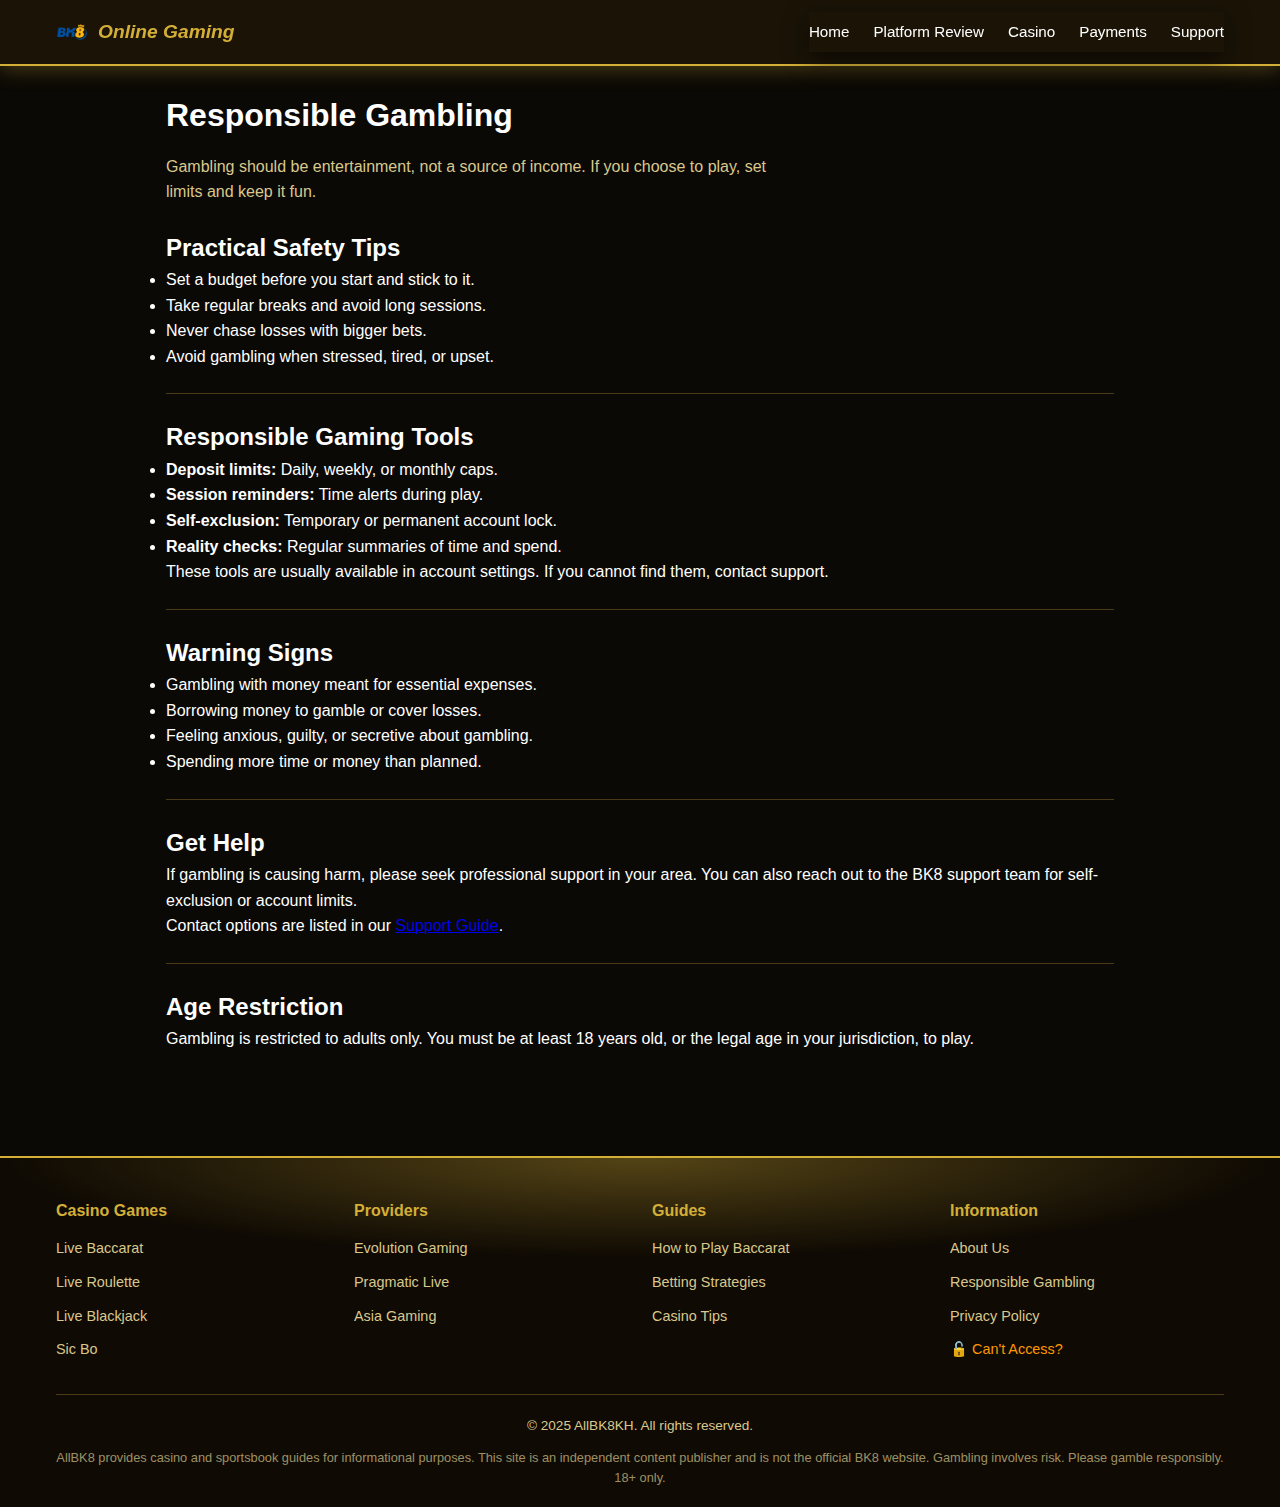
<file: responsible-gambling.html>
<!DOCTYPE html>
<html lang="en">
<head>
  <meta charset="UTF-8">
  <meta name="viewport" content="width=device-width, initial-scale=1.0">
  <meta name="description" content="Responsible gambling guidance and practical tools for safer play on BK8.">
  <meta name="robots" content="index, follow">
  <title>Responsible Gambling | AllBK8 Online Gaming Guide</title>
  <link rel="stylesheet" href="css/styles.css">
</head>
<body>
  <a href="#main-content" class="skip-link">Skip to main content</a>

  <header class="header">
    <div class="container">
      <div class="header-inner">
        <a href="index.html" class="logo">
          <img src="images/logo.webp" alt="AllBK8" class="logo-img">
          <span>Online Gaming</span>
        </a>
        <nav class="nav">
          <ul class="nav-list">
            <li><a href="index.html">Home</a></li>
            <li><a href="reviews/platform.html">Platform Review</a></li>
            <li><a href="features/casino.html">Casino</a></li>
            <li><a href="guides/payments.html">Payments</a></li>
            <li><a href="support/index.html">Support</a></li>
          </ul>
        </nav>
      </div>
    </div>
  </header>

  <main id="main-content" class="main-content">
    <div class="container">
      <h1>Responsible Gambling</h1>
      <p class="intro">Gambling should be entertainment, not a source of income. If you choose to play, set limits and keep it fun.</p>

      <section class="section">
        <h2>Practical Safety Tips</h2>
        <ul>
          <li>Set a budget before you start and stick to it.</li>
          <li>Take regular breaks and avoid long sessions.</li>
          <li>Never chase losses with bigger bets.</li>
          <li>Avoid gambling when stressed, tired, or upset.</li>
        </ul>
      </section>

      <section class="section">
        <h2>Responsible Gaming Tools</h2>
        <ul>
          <li><strong>Deposit limits:</strong> Daily, weekly, or monthly caps.</li>
          <li><strong>Session reminders:</strong> Time alerts during play.</li>
          <li><strong>Self-exclusion:</strong> Temporary or permanent account lock.</li>
          <li><strong>Reality checks:</strong> Regular summaries of time and spend.</li>
        </ul>
        <p>These tools are usually available in account settings. If you cannot find them, contact support.</p>
      </section>

      <section class="section">
        <h2>Warning Signs</h2>
        <ul>
          <li>Gambling with money meant for essential expenses.</li>
          <li>Borrowing money to gamble or cover losses.</li>
          <li>Feeling anxious, guilty, or secretive about gambling.</li>
          <li>Spending more time or money than planned.</li>
        </ul>
      </section>

      <section class="section">
        <h2>Get Help</h2>
        <p>If gambling is causing harm, please seek professional support in your area. You can also reach out to the BK8 support team for self-exclusion or account limits.</p>
        <p>Contact options are listed in our <a href="support/index.html">Support Guide</a>.</p>
      </section>

      <section class="section">
        <h2>Age Restriction</h2>
        <p>Gambling is restricted to adults only. You must be at least 18 years old, or the legal age in your jurisdiction, to play.</p>
      </section>
    </div>
  </main>

  <footer class="footer">
    <div class="container">
      <div class="footer-grid">
        <div class="footer-section">
          <h4>Casino Games</h4>
          <ul>
            <li><a href="games/baccarat.html">Live Baccarat</a></li>
            <li><a href="games/roulette.html">Live Roulette</a></li>
            <li><a href="games/blackjack.html">Live Blackjack</a></li>
            <li><a href="games/sic-bo.html">Sic Bo</a></li>
          </ul>
        </div>
        <div class="footer-section">
          <h4>Providers</h4>
          <ul>
            <li><a href="providers/evolution-gaming.html">Evolution Gaming</a></li>
            <li><a href="providers/pragmatic-live.html">Pragmatic Live</a></li>
            <li><a href="providers/asia-gaming.html">Asia Gaming</a></li>
          </ul>
        </div>
        <div class="footer-section">
          <h4>Guides</h4>
          <ul>
            <li><a href="guides/how-to-play-baccarat.html">How to Play Baccarat</a></li>
            <li><a href="guides/baccarat-betting-strategies.html">Betting Strategies</a></li>
            <li><a href="guides/live-casino-tips-cambodia.html">Casino Tips</a></li>
          </ul>
        </div>
        <div class="footer-section">
          <h4>Information</h4>
          <ul>
            <li><a href="about.html">About Us</a></li>
            <li><a href="responsible-gambling.html">Responsible Gambling</a></li>
            <li><a href="privacy-policy.html">Privacy Policy</a></li>
            <li><a href="access-help.html" style="color:#ff9800">🔓 Can't Access?</a></li>
          </ul>
        </div>
      </div>
      <div class="footer-bottom">
        <p>&copy; 2025 AllBK8KH. All rights reserved.</p>
        <p class="footer-disclaimer">
          AllBK8 provides casino and sportsbook guides for informational purposes. This site is an independent content publisher and is not the official BK8 website. Gambling involves risk. Please gamble responsibly. 18+ only.
        </p>
      </div>
    </div>
  </footer>
</body>
</html>
</file>
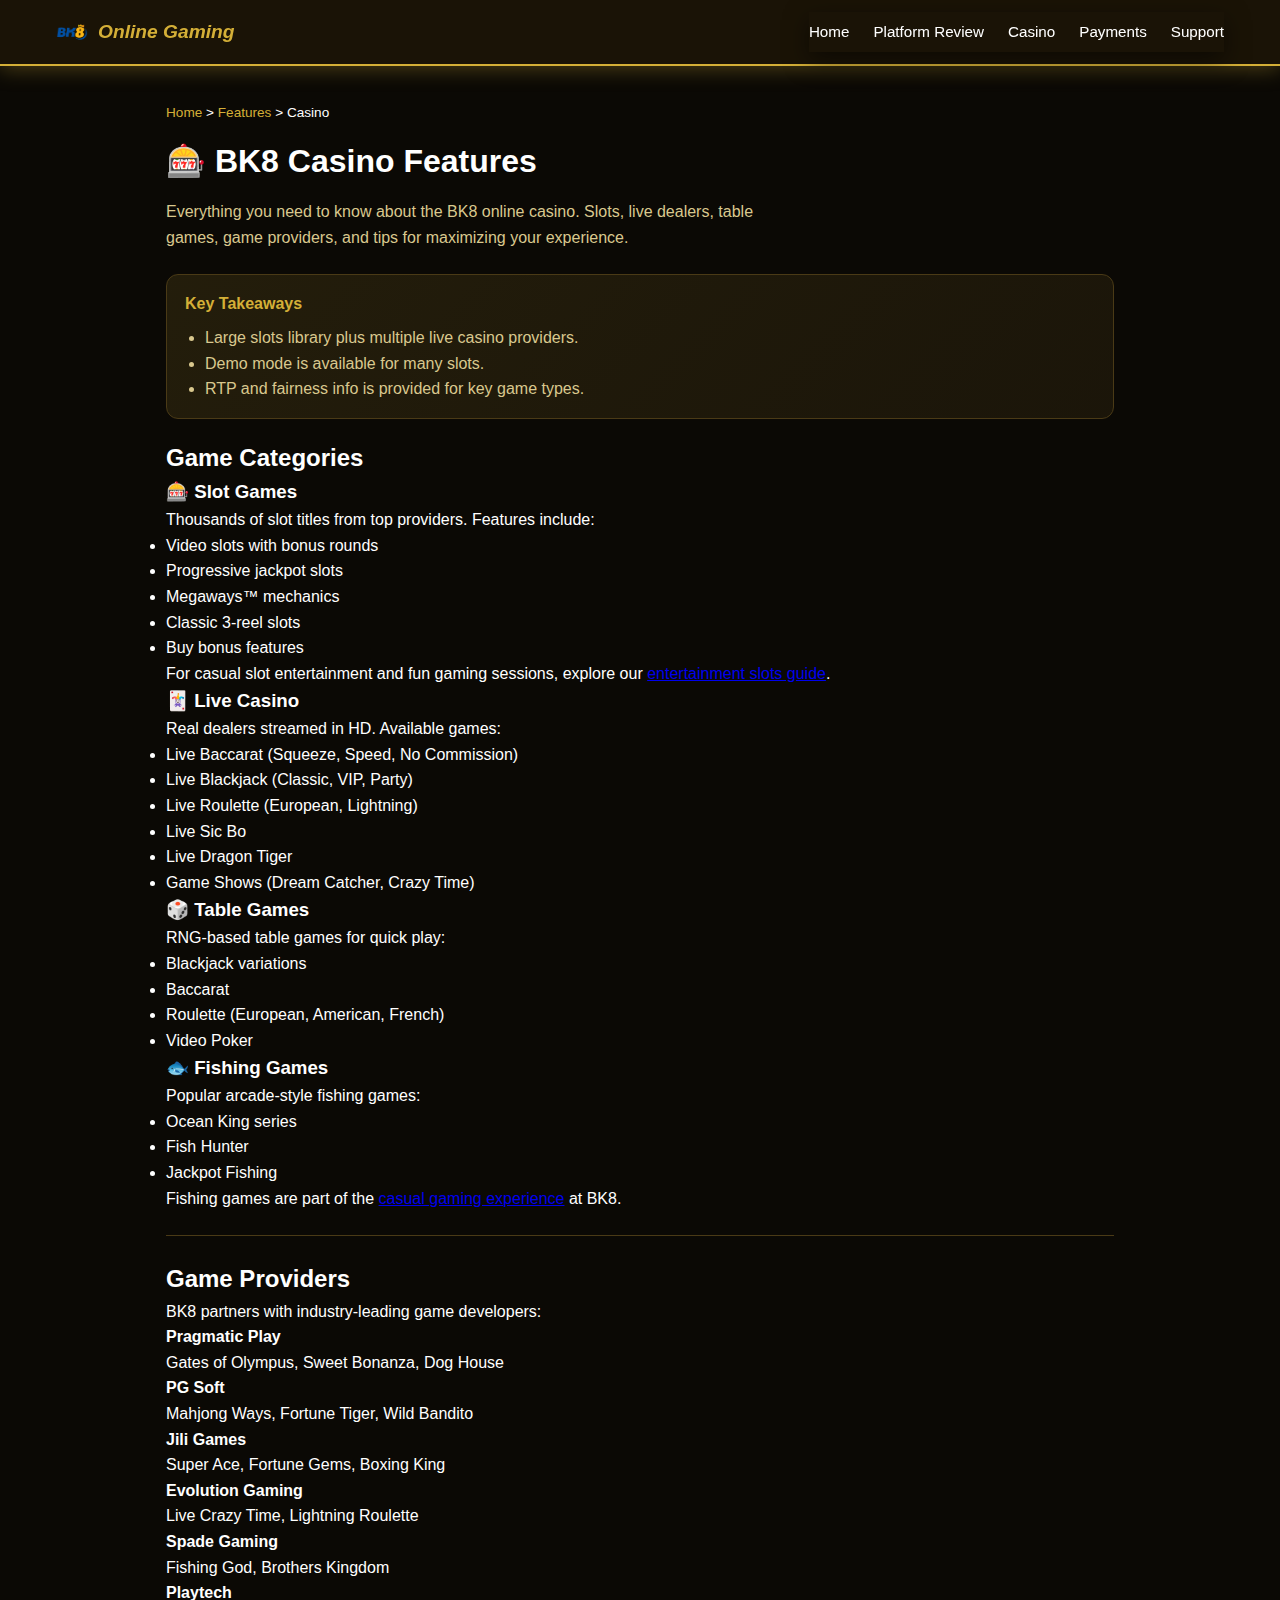
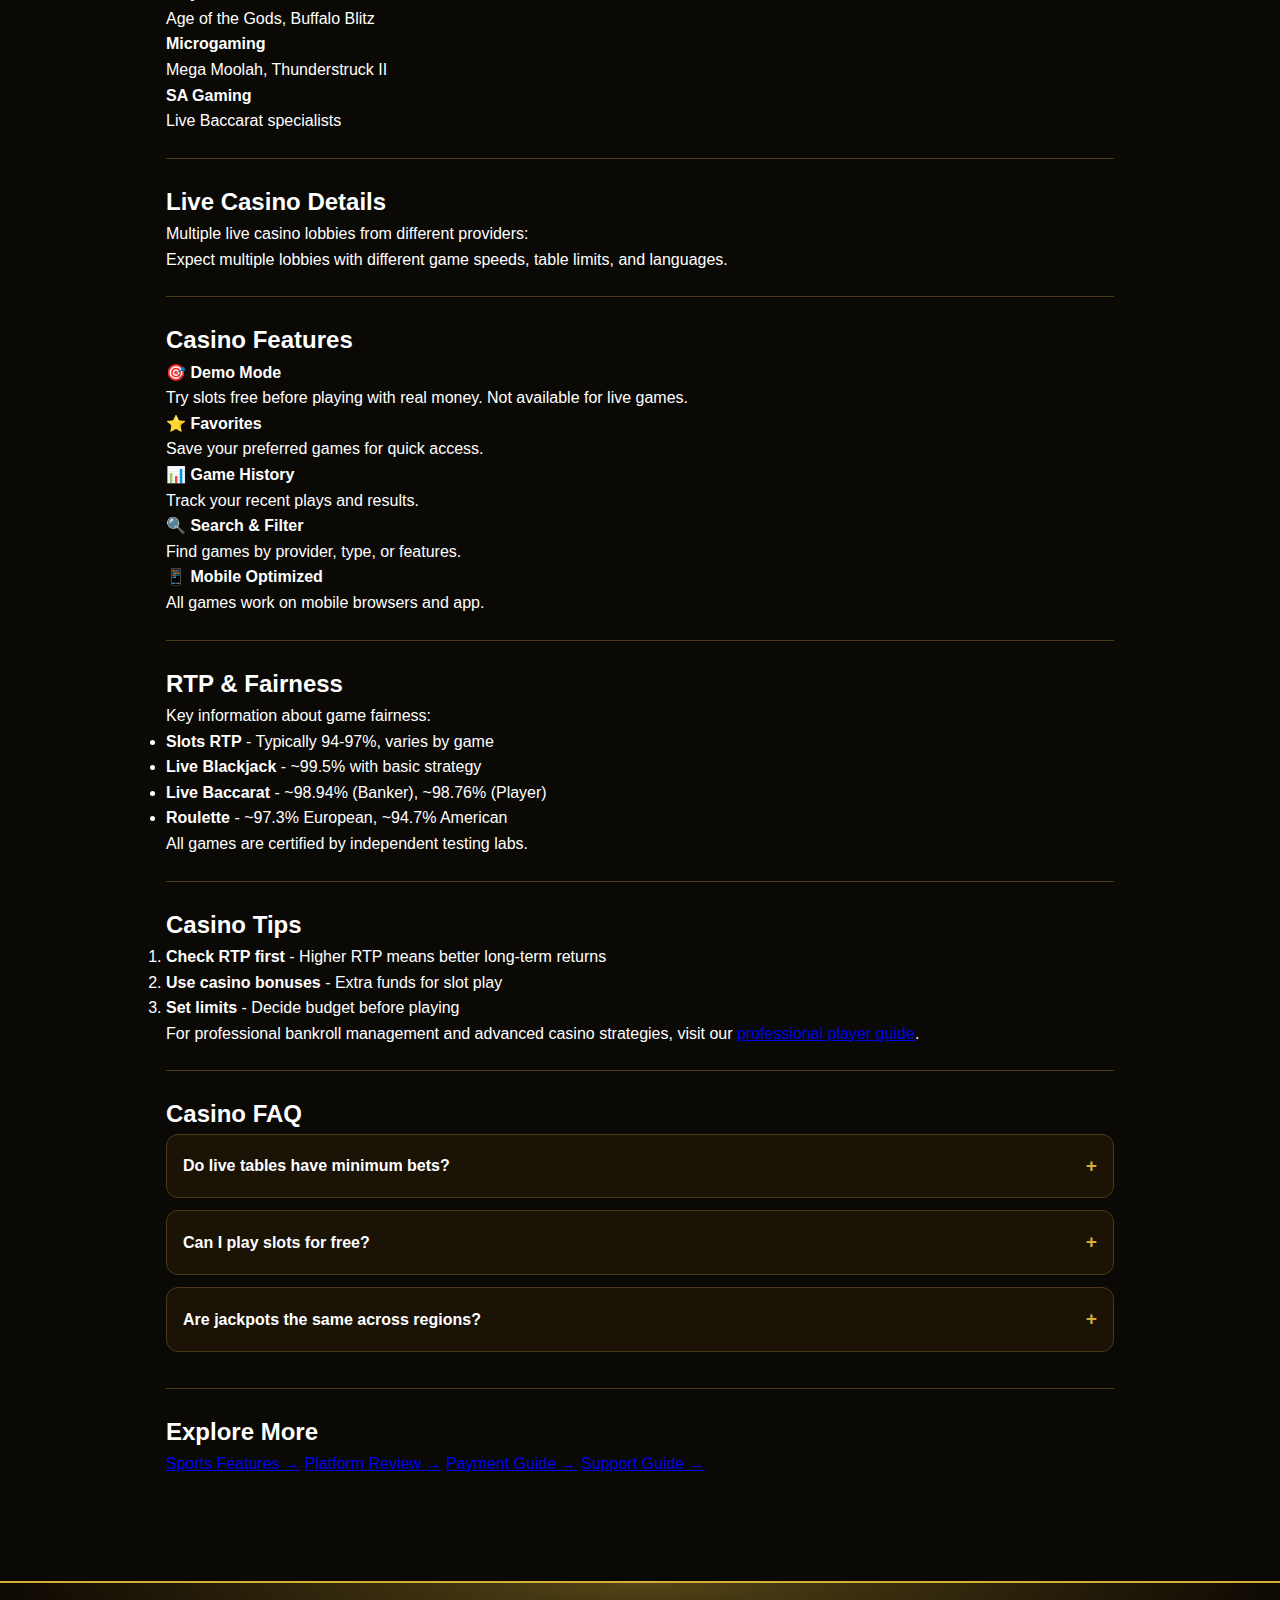
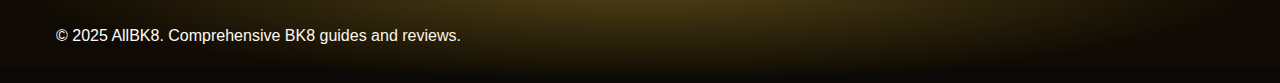
<file: features/casino.html>
<!DOCTYPE html>
<html lang="en">
<head>
  <meta charset="UTF-8">
  <meta name="viewport" content="width=device-width, initial-scale=1.0">
  <meta name="description" content="BK8 online gaming casino guide. Slots, live casino, table games, and game providers explained. All casino features at BK8 2025.">
  <meta name="keywords" content="bk8 casino, bk8 slots, bk8 live casino, bk8 table games, bk8 game providers, online casino">
  <meta name="robots" content="index, follow">
  <title>BK8 Casino Features | Slots, Live Casino & Table Games 2025</title>
  <link rel="stylesheet" href="../css/styles.css">

  <script type="application/ld+json">
  {
    "@context": "https://schema.org",
    "@type": "FAQPage",
    "mainEntity": [
      {
        "@type": "Question",
        "name": "Do live tables have minimum bets?",
        "acceptedAnswer": {
          "@type": "Answer",
          "text": "Yes, minimums vary by provider. Standard tables are lower, VIP tables are higher."
        }
      },
      {
        "@type": "Question",
        "name": "Can I play slots for free?",
        "acceptedAnswer": {
          "@type": "Answer",
          "text": "Many slots offer demo mode so you can test games before wagering real money."
        }
      },
      {
        "@type": "Question",
        "name": "Are jackpots the same across regions?",
        "acceptedAnswer": {
          "@type": "Answer",
          "text": "Some jackpots are global, others are provider-specific. Check the game info panel."
        }
      }
    ]
  }
  </script>
</head>
<body>
  <header class="header">
    <div class="container">
      <div class="header-inner">
        <a href="../index.html" class="logo">
          <img src="../images/logo.webp" alt="AllBK8" class="logo-img">
          <span>Online Gaming</span>
        </a>
        <nav class="nav">
          <ul class="nav-list">
            <li><a href="../index.html">Home</a></li>
            <li><a href="../reviews/platform.html">Platform Review</a></li>
            <li><a href="casino.html" class="active">Casino</a></li>
            <li><a href="../guides/payments.html">Payments</a></li>
            <li><a href="../support/index.html">Support</a></li>
          </ul>
        </nav>
      </div>
    </div>
  </header>

  <main class="main-content">
    <div class="container">
      <div class="breadcrumb">
        <a href="../index.html">Home</a> &gt; <a href="index.html">Features</a> &gt; Casino
      </div>

      <h1>🎰 BK8 Casino Features</h1>
      <p class="intro">Everything you need to know about the BK8 online casino. Slots, live dealers, table games, game providers, and tips for maximizing your experience.</p>

      <div class="tip-box">
        <h4>Key Takeaways</h4>
        <ul style="padding-left: 20px; margin-top: 8px; color: var(--text-light);">
          <li>Large slots library plus multiple live casino providers.</li>
          <li>Demo mode is available for many slots.</li>
          <li>RTP and fairness info is provided for key game types.</li>
        </ul>
      </div>

      <section class="game-categories">
        <h2>Game Categories</h2>
        
        <div class="category-card">
          <h3>🎰 Slot Games</h3>
          <p>Thousands of slot titles from top providers. Features include:</p>
          <ul>
            <li>Video slots with bonus rounds</li>
            <li>Progressive jackpot slots</li>
            <li>Megaways™ mechanics</li>
            <li>Classic 3-reel slots</li>
            <li>Buy bonus features</li>
          </ul>
          <p>For casual slot entertainment and fun gaming sessions, explore our <a href="https://funbk8kh.com/slots/fun-slots.html">entertainment slots guide</a>.</p>
        </div>

        <div class="category-card">
          <h3>🃏 Live Casino</h3>
          <p>Real dealers streamed in HD. Available games:</p>
          <ul>
            <li>Live Baccarat (Squeeze, Speed, No Commission)</li>
            <li>Live Blackjack (Classic, VIP, Party)</li>
            <li>Live Roulette (European, Lightning)</li>
            <li>Live Sic Bo</li>
            <li>Live Dragon Tiger</li>
            <li>Game Shows (Dream Catcher, Crazy Time)</li>
          </ul>
        </div>

        <div class="category-card">
          <h3>🎲 Table Games</h3>
          <p>RNG-based table games for quick play:</p>
          <ul>
            <li>Blackjack variations</li>
            <li>Baccarat</li>
            <li>Roulette (European, American, French)</li>
            <li>Video Poker</li>
          </ul>
        </div>

        <div class="category-card">
          <h3>🐟 Fishing Games</h3>
          <p>Popular arcade-style fishing games:</p>
          <ul>
            <li>Ocean King series</li>
            <li>Fish Hunter</li>
            <li>Jackpot Fishing</li>
          </ul>
          <p>Fishing games are part of the <a href="https://funbk8kh.com/games/fishing.html">casual gaming experience</a> at BK8.</p>
        </div>
      </section>

      <section class="game-providers">
        <h2>Game Providers</h2>
        <p>BK8 partners with industry-leading game developers:</p>
        
        <div class="provider-grid">
          <div class="provider">
            <h4>Pragmatic Play</h4>
            <p>Gates of Olympus, Sweet Bonanza, Dog House</p>
          </div>
          <div class="provider">
            <h4>PG Soft</h4>
            <p>Mahjong Ways, Fortune Tiger, Wild Bandito</p>
          </div>
          <div class="provider">
            <h4>Jili Games</h4>
            <p>Super Ace, Fortune Gems, Boxing King</p>
          </div>
          <div class="provider">
            <h4>Evolution Gaming</h4>
            <p>Live Crazy Time, Lightning Roulette</p>
          </div>
          <div class="provider">
            <h4>Spade Gaming</h4>
            <p>Fishing God, Brothers Kingdom</p>
          </div>
          <div class="provider">
            <h4>Playtech</h4>
            <p>Age of the Gods, Buffalo Blitz</p>
          </div>
          <div class="provider">
            <h4>Microgaming</h4>
            <p>Mega Moolah, Thunderstruck II</p>
          </div>
          <div class="provider">
            <h4>SA Gaming</h4>
            <p>Live Baccarat specialists</p>
          </div>
        </div>
      </section>

      <section class="live-casino">
        <h2>Live Casino Details</h2>
        <p>Multiple live casino lobbies from different providers:</p>
        <p>Expect multiple lobbies with different game speeds, table limits, and languages.</p>
      </section>

      <section class="casino-features">
        <h2>Casino Features</h2>
        
        <div class="feature-list">
          <div class="feature-item">
            <h4>🎯 Demo Mode</h4>
            <p>Try slots free before playing with real money. Not available for live games.</p>
          </div>
          <div class="feature-item">
            <h4>⭐ Favorites</h4>
            <p>Save your preferred games for quick access.</p>
          </div>
          <div class="feature-item">
            <h4>📊 Game History</h4>
            <p>Track your recent plays and results.</p>
          </div>
          <div class="feature-item">
            <h4>🔍 Search & Filter</h4>
            <p>Find games by provider, type, or features.</p>
          </div>
          <div class="feature-item">
            <h4>📱 Mobile Optimized</h4>
            <p>All games work on mobile browsers and app.</p>
          </div>
        </div>
      </section>

      <section class="rtp-info">
        <h2>RTP & Fairness</h2>
        <p>Key information about game fairness:</p>
        <ul>
          <li><strong>Slots RTP</strong> - Typically 94-97%, varies by game</li>
          <li><strong>Live Blackjack</strong> - ~99.5% with basic strategy</li>
          <li><strong>Live Baccarat</strong> - ~98.94% (Banker), ~98.76% (Player)</li>
          <li><strong>Roulette</strong> - ~97.3% European, ~94.7% American</li>
        </ul>
        <p>All games are certified by independent testing labs.</p>
      </section>


      <section class="casino-tips">
        <h2>Casino Tips</h2>
        <ol>
          <li><strong>Check RTP first</strong> - Higher RTP means better long-term returns</li>
          <li><strong>Use casino bonuses</strong> - Extra funds for slot play</li>
          <li><strong>Set limits</strong> - Decide budget before playing</li>
        </ol>
        <p>For professional bankroll management and advanced casino strategies, visit our <a href="https://bk8khpro.com/bankroll/advanced.html">professional player guide</a>.</p>
      </section>

      <section class="faq">
        <h2>Casino FAQ</h2>
        <details class="faq-item">
          <summary>Do live tables have minimum bets?</summary>
          <p>Yes, minimums vary by provider. Standard tables are lower, VIP tables are higher.</p>
        </details>
        <details class="faq-item">
          <summary>Can I play slots for free?</summary>
          <p>Many slots offer demo mode so you can test games before wagering real money.</p>
        </details>
        <details class="faq-item">
          <summary>Are jackpots the same across regions?</summary>
          <p>Some jackpots are global, others are provider-specific. Check the game info panel.</p>
        </details>
      </section>

      <section class="related">
        <h2>Explore More</h2>
        <div class="related-grid">
          <a href="sports.html" class="related-card">Sports Features →</a>
          <a href="../reviews/platform.html" class="related-card">Platform Review →</a>
          <a href="../guides/payments.html" class="related-card">Payment Guide →</a>
          <a href="../support/index.html" class="related-card">Support Guide →</a>
        </div>
      </section>

    </div>
  </main>

  <footer class="footer">
    <div class="container">
      <p>&copy; 2025 AllBK8. Comprehensive BK8 guides and reviews.</p>
    </div>
  </footer>
</body>
</html>
</file>
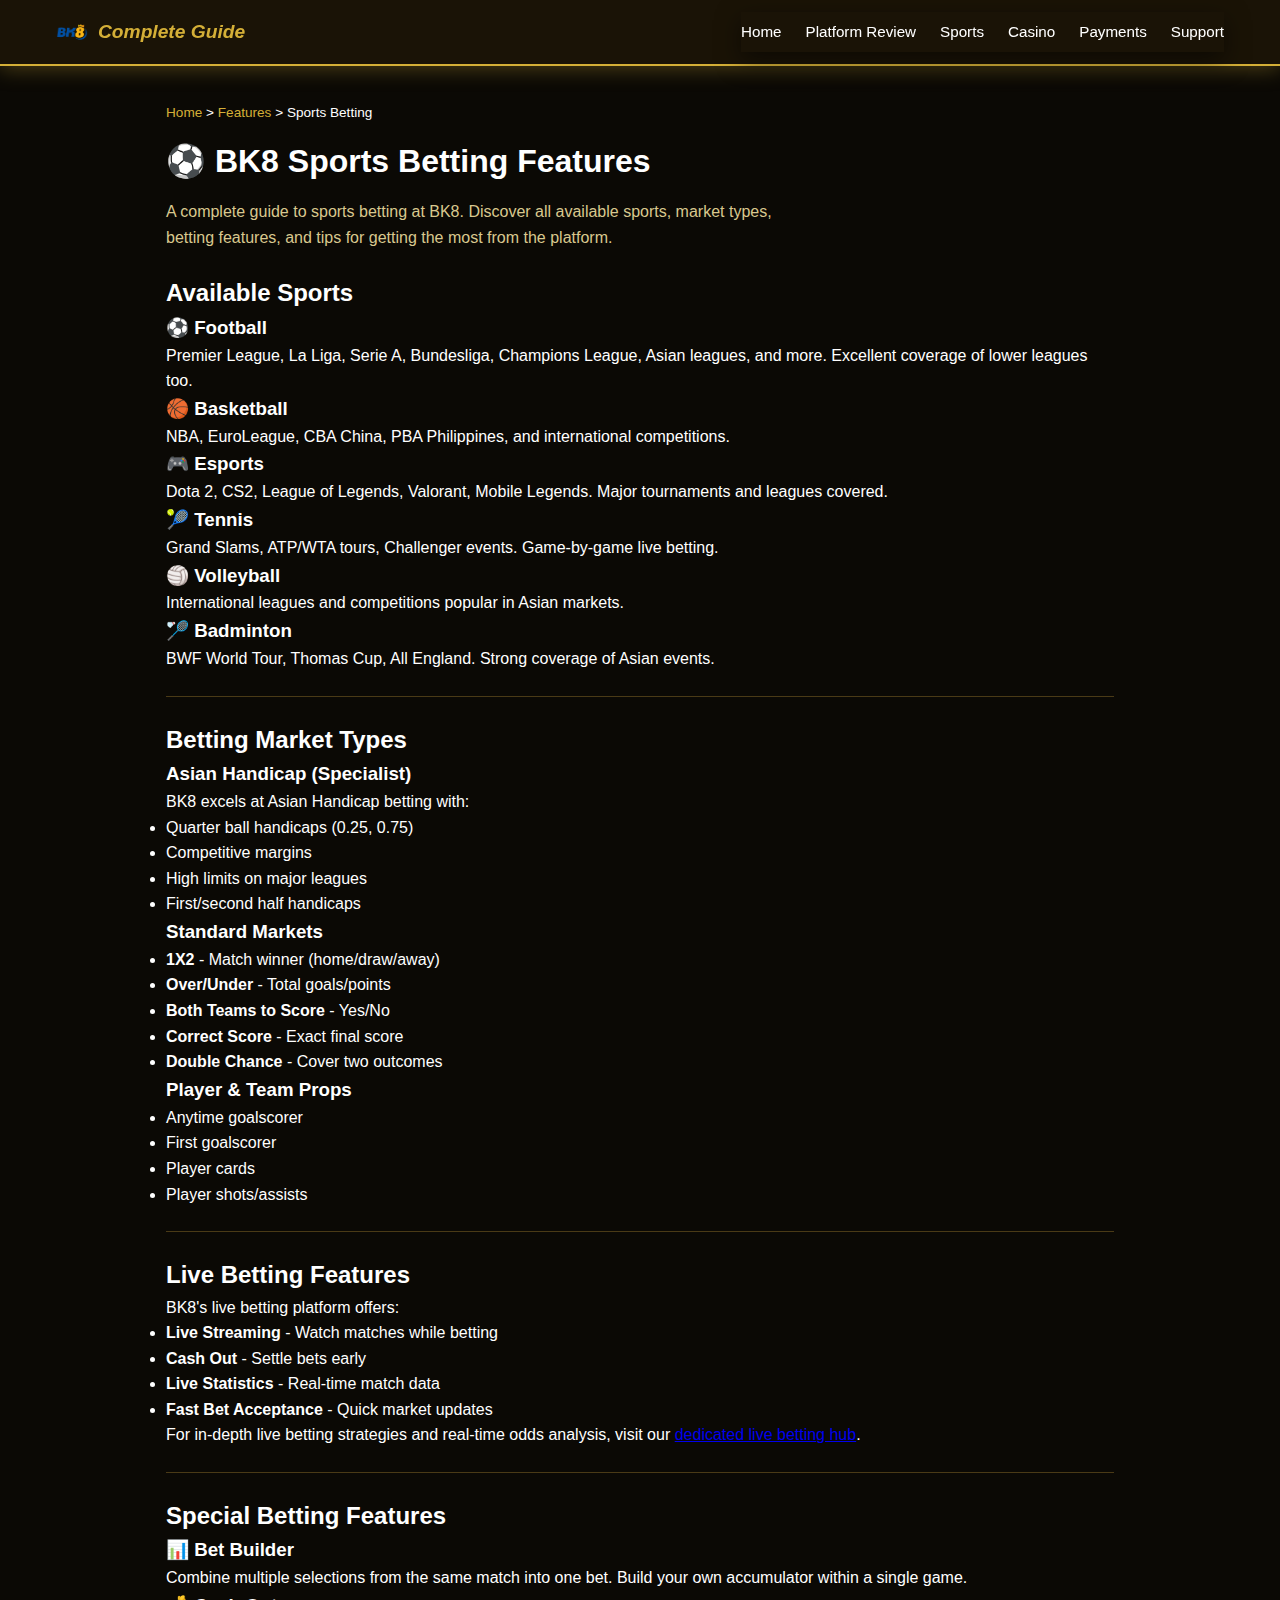
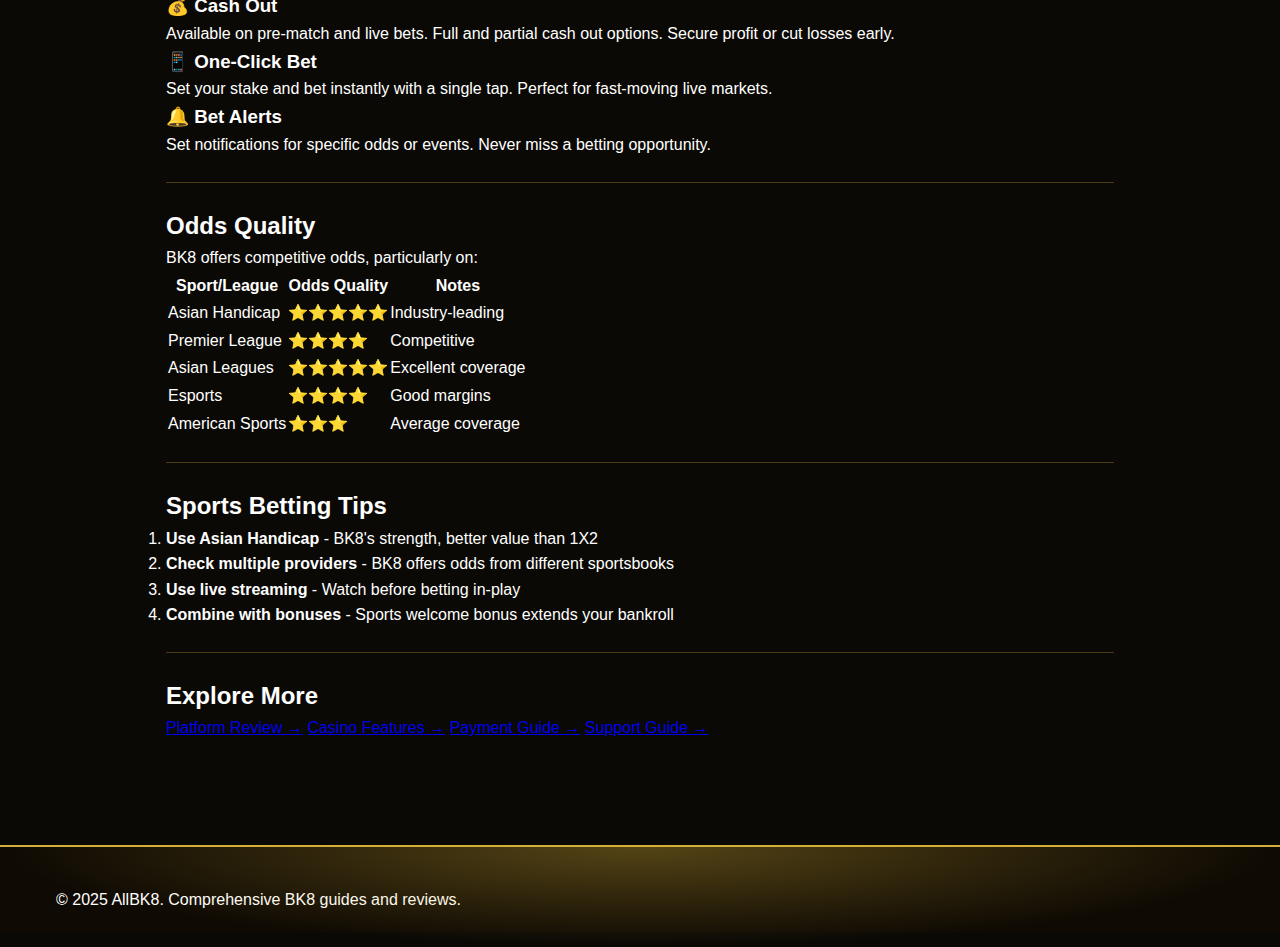
<file: features/sports.html>
<!DOCTYPE html>
<html lang="en">
<head>
  <meta charset="UTF-8">
  <meta name="viewport" content="width=device-width, initial-scale=1.0">
  <meta name="description" content="Complete BK8 sports betting guide. Football, basketball, esports, and Asian Handicap betting explained. All sports features at BK8 2025.">
  <meta name="keywords" content="bk8 sports betting, bk8 football, bk8 asian handicap, bk8 esports, sports betting features, bk8 sports">
  <meta name="robots" content="index, follow">
  <title>BK8 Sports Betting Features | Football, Esports & More 2025</title>
  <link rel="stylesheet" href="../css/styles.css">
</head>
<body>
  <header class="header">
    <div class="container">
      <div class="header-inner">
        <a href="../index.html" class="logo">
          <img src="../images/logo.webp" alt="AllBK8" class="logo-img">
          <span>Complete Guide</span>
        </a>
        <nav class="nav">
          <ul class="nav-list">
            <li><a href="../index.html">Home</a></li>
            <li><a href="../reviews/platform.html">Platform Review</a></li>
            <li><a href="sports.html" class="active">Sports</a></li>
            <li><a href="casino.html">Casino</a></li>
            <li><a href="../guides/payments.html">Payments</a></li>
            <li><a href="../support/index.html">Support</a></li>
          </ul>
        </nav>
      </div>
    </div>
  </header>

  <main class="main-content">
    <div class="container">
      <div class="breadcrumb">
        <a href="../index.html">Home</a> &gt; <a href="index.html">Features</a> &gt; Sports Betting
      </div>

      <h1>⚽ BK8 Sports Betting Features</h1>
      <p class="intro">A complete guide to sports betting at BK8. Discover all available sports, market types, betting features, and tips for getting the most from the platform.</p>

      <section class="sports-coverage">
        <h2>Available Sports</h2>
        <div class="sports-grid">
          <div class="sport-item">
            <h3>⚽ Football</h3>
            <p>Premier League, La Liga, Serie A, Bundesliga, Champions League, Asian leagues, and more. Excellent coverage of lower leagues too.</p>
          </div>
          <div class="sport-item">
            <h3>🏀 Basketball</h3>
            <p>NBA, EuroLeague, CBA China, PBA Philippines, and international competitions.</p>
          </div>
          <div class="sport-item">
            <h3>🎮 Esports</h3>
            <p>Dota 2, CS2, League of Legends, Valorant, Mobile Legends. Major tournaments and leagues covered.</p>
          </div>
          <div class="sport-item">
            <h3>🎾 Tennis</h3>
            <p>Grand Slams, ATP/WTA tours, Challenger events. Game-by-game live betting.</p>
          </div>
          <div class="sport-item">
            <h3>🏐 Volleyball</h3>
            <p>International leagues and competitions popular in Asian markets.</p>
          </div>
          <div class="sport-item">
            <h3>🏸 Badminton</h3>
            <p>BWF World Tour, Thomas Cup, All England. Strong coverage of Asian events.</p>
          </div>
        </div>
      </section>

      <section class="market-types">
        <h2>Betting Market Types</h2>
        
        <div class="market-section">
          <h3>Asian Handicap (Specialist)</h3>
          <p>BK8 excels at Asian Handicap betting with:</p>
          <ul>
            <li>Quarter ball handicaps (0.25, 0.75)</li>
            <li>Competitive margins</li>
            <li>High limits on major leagues</li>
            <li>First/second half handicaps</li>
          </ul>
        </div>

        <div class="market-section">
          <h3>Standard Markets</h3>
          <ul>
            <li><strong>1X2</strong> - Match winner (home/draw/away)</li>
            <li><strong>Over/Under</strong> - Total goals/points</li>
            <li><strong>Both Teams to Score</strong> - Yes/No</li>
            <li><strong>Correct Score</strong> - Exact final score</li>
            <li><strong>Double Chance</strong> - Cover two outcomes</li>
          </ul>
        </div>

        <div class="market-section">
          <h3>Player & Team Props</h3>
          <ul>
            <li>Anytime goalscorer</li>
            <li>First goalscorer</li>
            <li>Player cards</li>
            <li>Player shots/assists</li>
          </ul>
        </div>
      </section>

      <section class="live-betting">
        <h2>Live Betting Features</h2>
        <p>BK8's live betting platform offers:</p>
        <ul>
          <li><strong>Live Streaming</strong> - Watch matches while betting</li>
          <li><strong>Cash Out</strong> - Settle bets early</li>
          <li><strong>Live Statistics</strong> - Real-time match data</li>
          <li><strong>Fast Bet Acceptance</strong> - Quick market updates</li>
        </ul>
        
        <p>For in-depth live betting strategies and real-time odds analysis, visit our <a href="https://livebk8.com/guides/in-play-betting.html">dedicated live betting hub</a>.</p>
      </section>

      <section class="betting-features">
        <h2>Special Betting Features</h2>
        
        <div class="feature-card">
          <h3>📊 Bet Builder</h3>
          <p>Combine multiple selections from the same match into one bet. Build your own accumulator within a single game.</p>
        </div>

        <div class="feature-card">
          <h3>💰 Cash Out</h3>
          <p>Available on pre-match and live bets. Full and partial cash out options. Secure profit or cut losses early.</p>
        </div>

        <div class="feature-card">
          <h3>📱 One-Click Bet</h3>
          <p>Set your stake and bet instantly with a single tap. Perfect for fast-moving live markets.</p>
        </div>

        <div class="feature-card">
          <h3>🔔 Bet Alerts</h3>
          <p>Set notifications for specific odds or events. Never miss a betting opportunity.</p>
        </div>
      </section>

      <section class="odds-quality">
        <h2>Odds Quality</h2>
        <p>BK8 offers competitive odds, particularly on:</p>
        <table>
          <tr>
            <th>Sport/League</th>
            <th>Odds Quality</th>
            <th>Notes</th>
          </tr>
          <tr>
            <td>Asian Handicap</td>
            <td>⭐⭐⭐⭐⭐</td>
            <td>Industry-leading</td>
          </tr>
          <tr>
            <td>Premier League</td>
            <td>⭐⭐⭐⭐</td>
            <td>Competitive</td>
          </tr>
          <tr>
            <td>Asian Leagues</td>
            <td>⭐⭐⭐⭐⭐</td>
            <td>Excellent coverage</td>
          </tr>
          <tr>
            <td>Esports</td>
            <td>⭐⭐⭐⭐</td>
            <td>Good margins</td>
          </tr>
          <tr>
            <td>American Sports</td>
            <td>⭐⭐⭐</td>
            <td>Average coverage</td>
          </tr>
        </table>
      </section>

      <section class="tips">
        <h2>Sports Betting Tips</h2>
        <ol>
          <li><strong>Use Asian Handicap</strong> - BK8's strength, better value than 1X2</li>
          <li><strong>Check multiple providers</strong> - BK8 offers odds from different sportsbooks</li>
          <li><strong>Use live streaming</strong> - Watch before betting in-play</li>
          <li><strong>Combine with bonuses</strong> - Sports welcome bonus extends your bankroll</li>
        </ol>
      </section>

      <section class="related">
        <h2>Explore More</h2>
        <div class="related-grid">
          <a href="../reviews/platform.html" class="related-card">Platform Review →</a>
          <a href="casino.html" class="related-card">Casino Features →</a>
          <a href="../guides/payments.html" class="related-card">Payment Guide →</a>
          <a href="../support/index.html" class="related-card">Support Guide →</a>
        </div>
      </section>

    </div>
  </main>

  <footer class="footer">
    <div class="container">
      <p>&copy; 2025 AllBK8. Comprehensive BK8 guides and reviews.</p>
    </div>
  </footer>
</body>
</html>
</file>
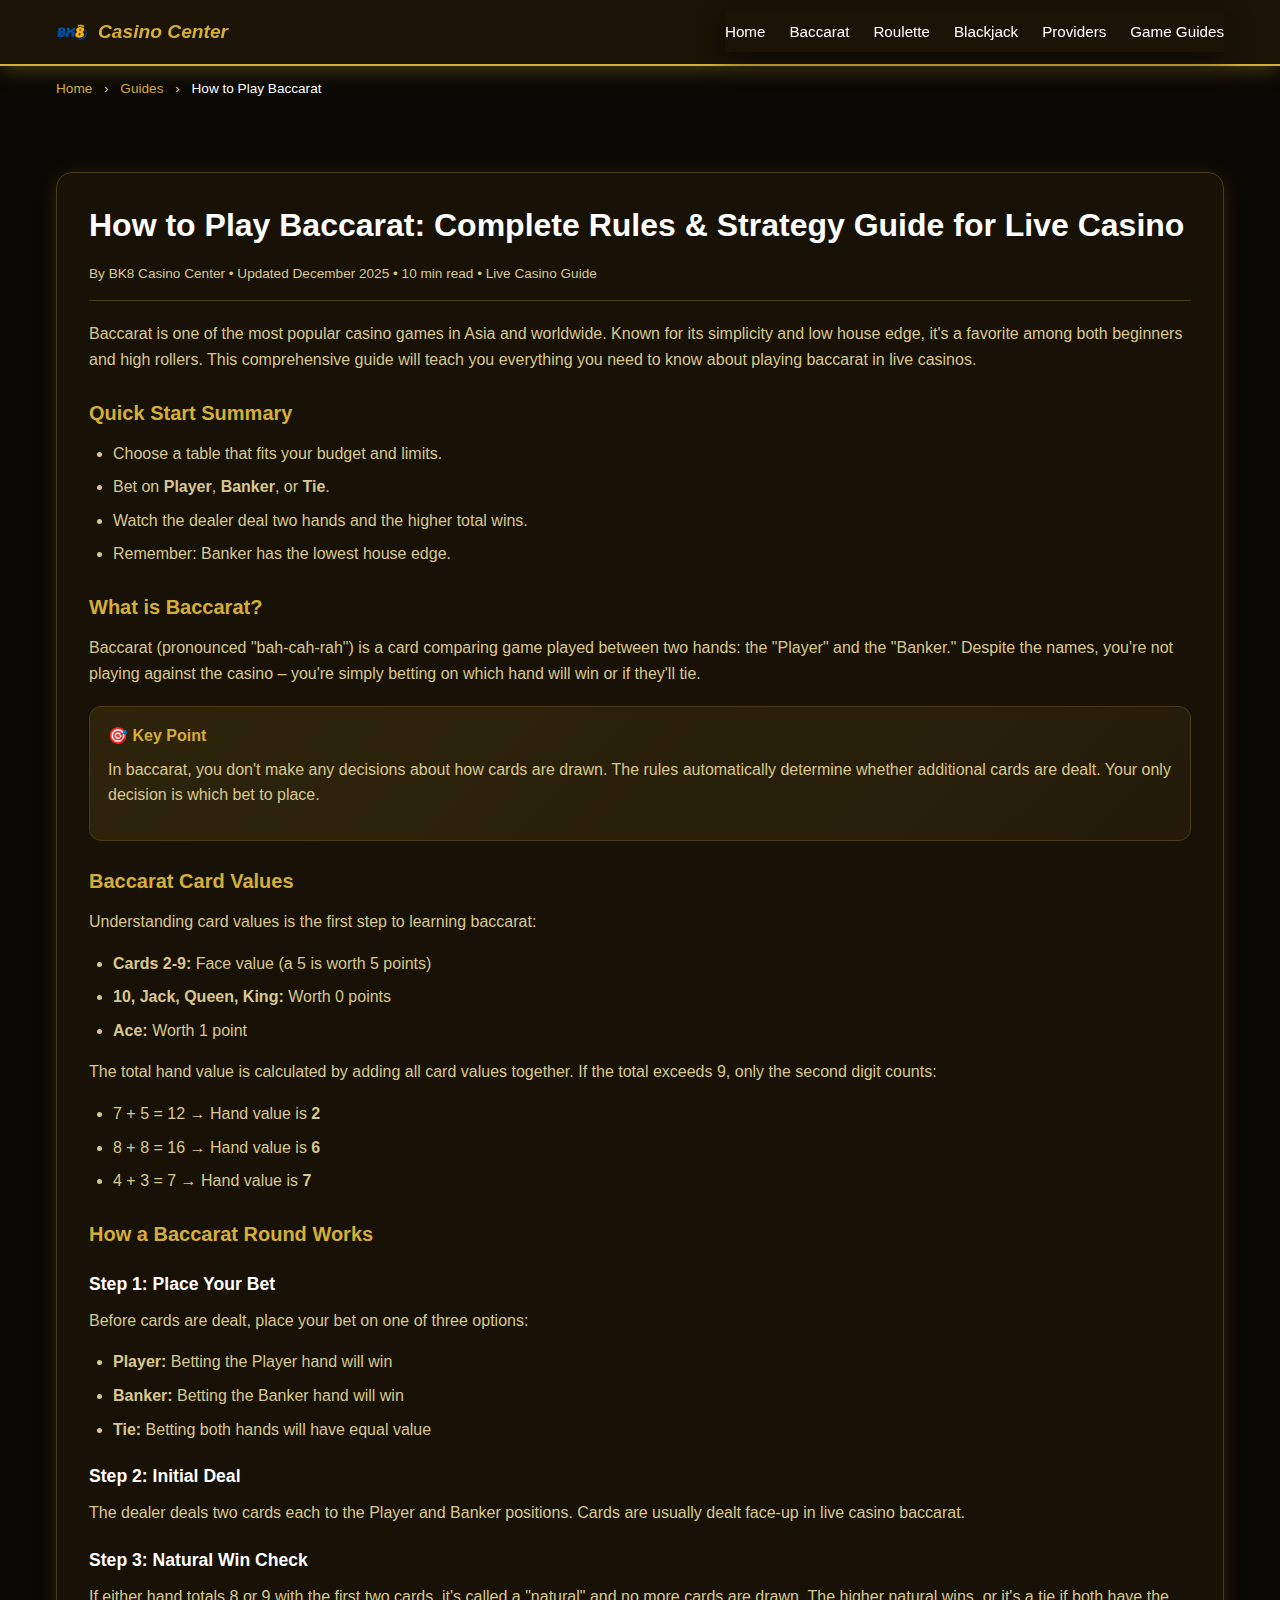
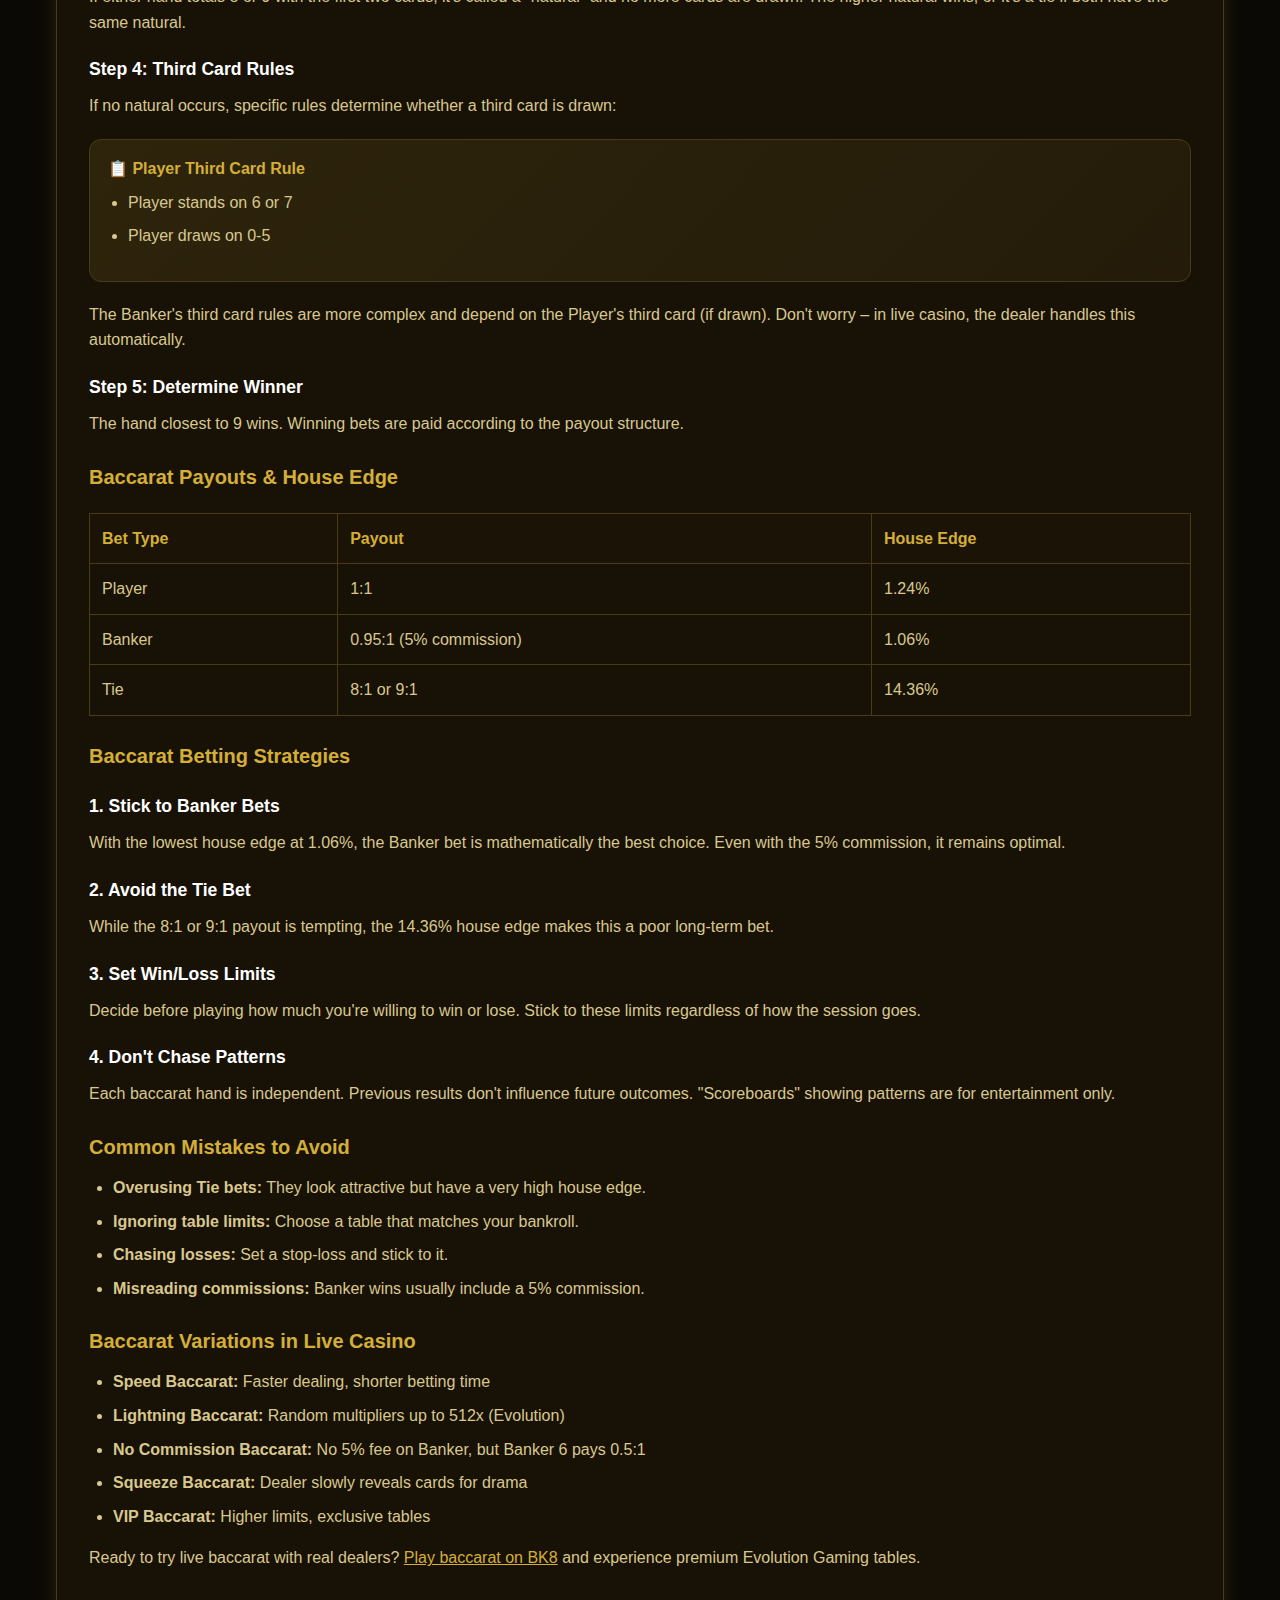
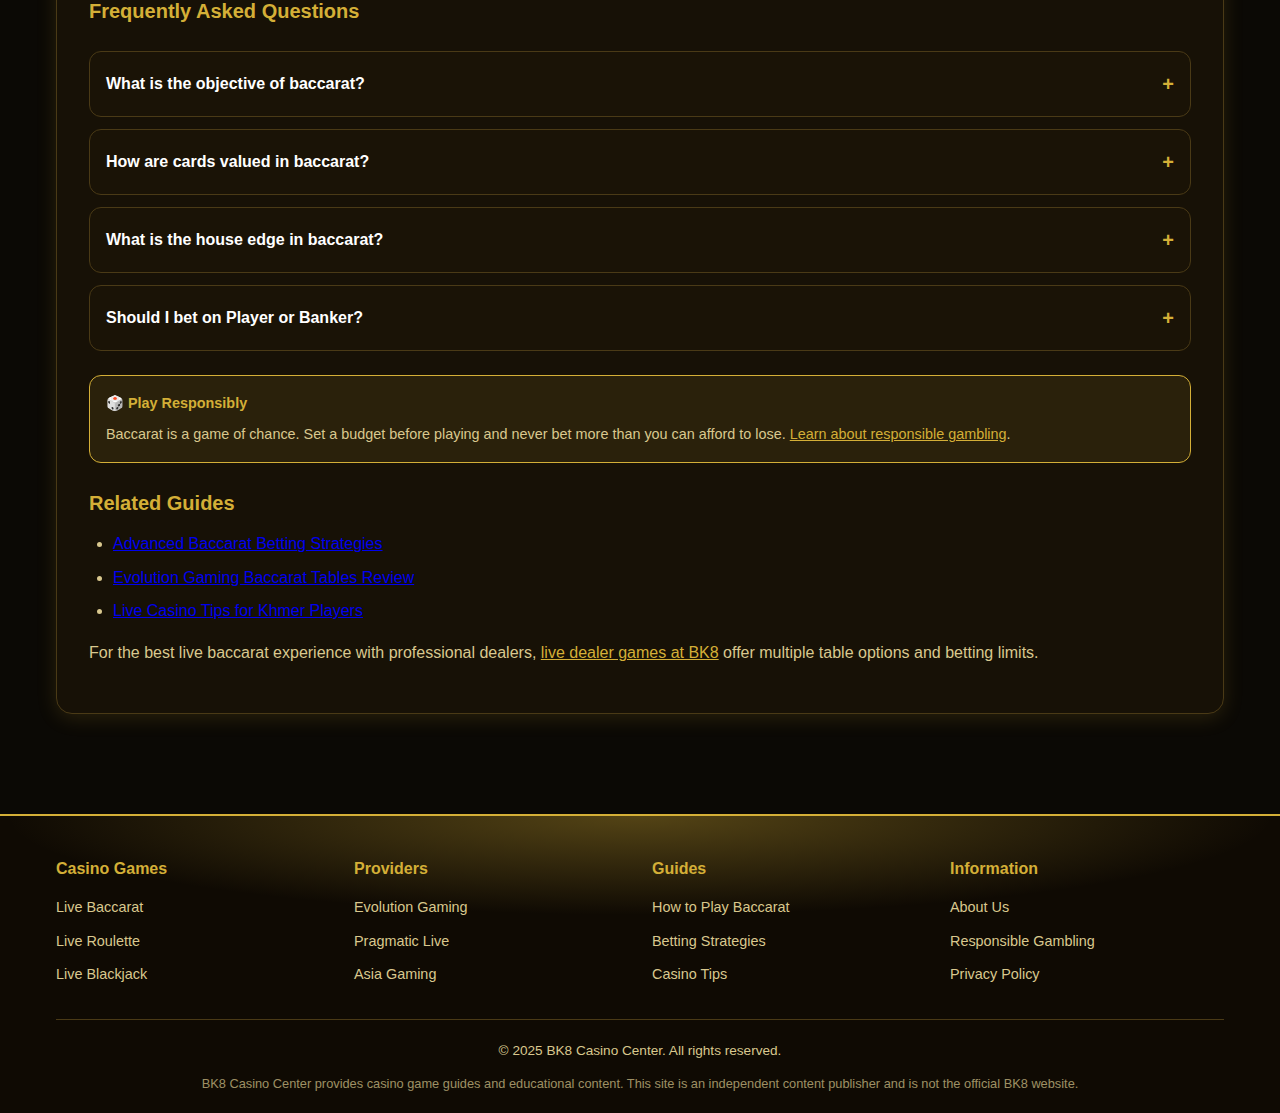
<file: guides/how-to-play-baccarat.html>
<!DOCTYPE html>
<html lang="en">
<head>
  <meta charset="UTF-8">
  <meta name="viewport" content="width=device-width, initial-scale=1.0">
  <meta name="description" content="Learn how to play baccarat online. Complete guide covering rules, card values, betting options, and winning strategies for live baccarat in Cambodia.">
  <meta name="keywords" content="how to play baccarat, baccarat rules, bk8 baccarat, live baccarat cambodia, baccarat guide khmer">
  <meta name="robots" content="index, follow">
  
  <title>How to Play Baccarat: Complete Rules & Strategy Guide | BK8 Casino Center</title>
  
  <link rel="preload" href="../css/styles.css" as="style">
  
  <style>
    :root{--primary:#1a1a2e;--accent:#d4af37;--white:#fff;--bg:#121212;--text-light:#b0b0b0}
    *{margin:0;padding:0;box-sizing:border-box}
    body{font-family:-apple-system,BlinkMacSystemFont,'Segoe UI',Roboto,sans-serif;line-height:1.6;background:var(--bg);color:var(--white)}
    .header{background:var(--primary);color:var(--white);padding:12px 0;position:sticky;top:0;z-index:100;border-bottom:1px solid #2a2a3e}
    .container{max-width:1200px;margin:0 auto;padding:0 16px}
    .header-inner{display:flex;justify-content:space-between;align-items:center}
    .logo{display:flex;align-items:center;gap:8px;font-size:1.25rem;font-weight:700;color:var(--white);text-decoration:none}
    .logo-img{height:32px;width:auto}
    .logo span{color:var(--accent)}
  </style>
  
  <link rel="stylesheet" href="../css/styles.css">
  
  <!-- Article Schema -->
  <script type="application/ld+json">
  {
    "@context": "https://schema.org",
    "@type": "Article",
    "headline": "How to Play Baccarat: Complete Rules & Strategy Guide",
    "description": "Learn baccarat rules, card values, betting options, and winning strategies for live casino play",
    "author": {
      "@type": "Organization",
      "name": "BK8 Casino Center"
    },
    "publisher": {
      "@type": "Organization",
      "name": "BK8 Casino Center"
    },
    "datePublished": "2025-01-01",
    "dateModified": "2025-12-17"
  }
  </script>
  
  <!-- FAQ Schema -->
  <script type="application/ld+json">
  {
    "@context": "https://schema.org",
    "@type": "FAQPage",
    "mainEntity": [
      {
        "@type": "Question",
        "name": "What is the objective of baccarat?",
        "acceptedAnswer": {
          "@type": "Answer",
          "text": "The objective of baccarat is to bet on which hand (Player or Banker) will have a total closest to 9, or if the round will result in a Tie."
        }
      },
      {
        "@type": "Question",
        "name": "How are cards valued in baccarat?",
        "acceptedAnswer": {
          "@type": "Answer",
          "text": "In baccarat, cards 2-9 are worth face value, 10s and face cards are worth 0, and Aces are worth 1. If the total exceeds 9, only the second digit counts (e.g., 15 becomes 5)."
        }
      },
      {
        "@type": "Question",
        "name": "What is the house edge in baccarat?",
        "acceptedAnswer": {
          "@type": "Answer",
          "text": "The house edge for Banker bets is approximately 1.06%, for Player bets it's about 1.24%, and for Tie bets it's around 14.36%."
        }
      },
      {
        "@type": "Question",
        "name": "Should I bet on Player or Banker?",
        "acceptedAnswer": {
          "@type": "Answer",
          "text": "Statistically, the Banker bet has a slightly lower house edge (1.06% vs 1.24%), making it the mathematically optimal choice. However, Banker wins typically have a 5% commission."
        }
      }
    ]
  }
  </script>
</head>
<body>
  <a href="#main-content" class="skip-link">Skip to main content</a>

  <header class="header">
    <div class="container">
      <div class="header-inner">
        <a href="../index.html" class="logo">
          <img src="../images/logo.webp" alt="BK8" class="logo-img">
          <span>Casino Center</span>
        </a>
        <button class="nav-toggle" aria-label="Toggle navigation" aria-expanded="false">☰</button>
        <nav class="nav" id="main-nav">
          <ul class="nav-list">
            <li><a href="../index.html">Home</a></li>
            <li><a href="../games/baccarat.html">Baccarat</a></li>
            <li><a href="../games/roulette.html">Roulette</a></li>
            <li><a href="../games/blackjack.html">Blackjack</a></li>
            <li><a href="../providers/index.html">Providers</a></li>
            <li><a href="index.html">Game Guides</a></li>
          </ul>
        </nav>
      </div>
    </div>
  </header>

  <nav class="breadcrumb">
    <div class="container">
      <a href="../index.html">Home</a>
      <span>›</span>
      <a href="index.html">Guides</a>
      <span>›</span>
      How to Play Baccarat
    </div>
  </nav>

  <main id="main-content">
    <div class="container">
      <div class="section">
        <article class="article">
          
          <h1>How to Play Baccarat: Complete Rules & Strategy Guide for Live Casino</h1>
          
          <div class="article-meta">
            <span>By BK8 Casino Center</span> • 
            <time datetime="2025-12-17">Updated December 2025</time> • 
            <span>10 min read</span> •
            <span>Live Casino Guide</span>
          </div>

          <p>Baccarat is one of the most popular casino games in Asia and worldwide. Known for its simplicity and low house edge, it's a favorite among both beginners and high rollers. This comprehensive guide will teach you everything you need to know about playing baccarat in live casinos.</p>

          <h2>Quick Start Summary</h2>
          <ul>
            <li>Choose a table that fits your budget and limits.</li>
            <li>Bet on <strong>Player</strong>, <strong>Banker</strong>, or <strong>Tie</strong>.</li>
            <li>Watch the dealer deal two hands and the higher total wins.</li>
            <li>Remember: Banker has the lowest house edge.</li>
          </ul>

          <h2>What is Baccarat?</h2>
          
          <p>Baccarat (pronounced "bah-cah-rah") is a card comparing game played between two hands: the "Player" and the "Banker." Despite the names, you're not playing against the casino – you're simply betting on which hand will win or if they'll tie.</p>

          <div class="tip-box">
            <h4>🎯 Key Point</h4>
            <p>In baccarat, you don't make any decisions about how cards are drawn. The rules automatically determine whether additional cards are dealt. Your only decision is which bet to place.</p>
          </div>

          <h2>Baccarat Card Values</h2>
          
          <p>Understanding card values is the first step to learning baccarat:</p>
          
          <ul>
            <li><strong>Cards 2-9:</strong> Face value (a 5 is worth 5 points)</li>
            <li><strong>10, Jack, Queen, King:</strong> Worth 0 points</li>
            <li><strong>Ace:</strong> Worth 1 point</li>
          </ul>

          <p>The total hand value is calculated by adding all card values together. If the total exceeds 9, only the second digit counts:</p>
          
          <ul>
            <li>7 + 5 = 12 → Hand value is <strong>2</strong></li>
            <li>8 + 8 = 16 → Hand value is <strong>6</strong></li>
            <li>4 + 3 = 7 → Hand value is <strong>7</strong></li>
          </ul>

          <h2>How a Baccarat Round Works</h2>

          <h3>Step 1: Place Your Bet</h3>
          <p>Before cards are dealt, place your bet on one of three options:</p>
          <ul>
            <li><strong>Player:</strong> Betting the Player hand will win</li>
            <li><strong>Banker:</strong> Betting the Banker hand will win</li>
            <li><strong>Tie:</strong> Betting both hands will have equal value</li>
          </ul>

          <h3>Step 2: Initial Deal</h3>
          <p>The dealer deals two cards each to the Player and Banker positions. Cards are usually dealt face-up in live casino baccarat.</p>

          <h3>Step 3: Natural Win Check</h3>
          <p>If either hand totals 8 or 9 with the first two cards, it's called a "natural" and no more cards are drawn. The higher natural wins, or it's a tie if both have the same natural.</p>

          <h3>Step 4: Third Card Rules</h3>
          <p>If no natural occurs, specific rules determine whether a third card is drawn:</p>

          <div class="tip-box">
            <h4>📋 Player Third Card Rule</h4>
            <ul style="padding-left: 20px; margin-top: 8px;">
              <li>Player stands on 6 or 7</li>
              <li>Player draws on 0-5</li>
            </ul>
          </div>

          <p>The Banker's third card rules are more complex and depend on the Player's third card (if drawn). Don't worry – in live casino, the dealer handles this automatically.</p>

          <h3>Step 5: Determine Winner</h3>
          <p>The hand closest to 9 wins. Winning bets are paid according to the payout structure.</p>

          <h2>Baccarat Payouts & House Edge</h2>

          <table style="width: 100%; border-collapse: collapse; margin: 20px 0; color: var(--text-light);">
            <thead>
              <tr style="background: var(--primary); color: var(--accent);">
                <th style="padding: 12px; text-align: left; border: 1px solid var(--border);">Bet Type</th>
                <th style="padding: 12px; text-align: left; border: 1px solid var(--border);">Payout</th>
                <th style="padding: 12px; text-align: left; border: 1px solid var(--border);">House Edge</th>
              </tr>
            </thead>
            <tbody>
              <tr>
                <td style="padding: 12px; border: 1px solid var(--border);">Player</td>
                <td style="padding: 12px; border: 1px solid var(--border);">1:1</td>
                <td style="padding: 12px; border: 1px solid var(--border);">1.24%</td>
              </tr>
              <tr>
                <td style="padding: 12px; border: 1px solid var(--border);">Banker</td>
                <td style="padding: 12px; border: 1px solid var(--border);">0.95:1 (5% commission)</td>
                <td style="padding: 12px; border: 1px solid var(--border);">1.06%</td>
              </tr>
              <tr>
                <td style="padding: 12px; border: 1px solid var(--border);">Tie</td>
                <td style="padding: 12px; border: 1px solid var(--border);">8:1 or 9:1</td>
                <td style="padding: 12px; border: 1px solid var(--border);">14.36%</td>
              </tr>
            </tbody>
          </table>

          <h2>Baccarat Betting Strategies</h2>

          <h3>1. Stick to Banker Bets</h3>
          <p>With the lowest house edge at 1.06%, the Banker bet is mathematically the best choice. Even with the 5% commission, it remains optimal.</p>

          <h3>2. Avoid the Tie Bet</h3>
          <p>While the 8:1 or 9:1 payout is tempting, the 14.36% house edge makes this a poor long-term bet.</p>

          <h3>3. Set Win/Loss Limits</h3>
          <p>Decide before playing how much you're willing to win or lose. Stick to these limits regardless of how the session goes.</p>

          <h3>4. Don't Chase Patterns</h3>
          <p>Each baccarat hand is independent. Previous results don't influence future outcomes. "Scoreboards" showing patterns are for entertainment only.</p>

          <h2>Common Mistakes to Avoid</h2>
          <ul>
            <li><strong>Overusing Tie bets:</strong> They look attractive but have a very high house edge.</li>
            <li><strong>Ignoring table limits:</strong> Choose a table that matches your bankroll.</li>
            <li><strong>Chasing losses:</strong> Set a stop-loss and stick to it.</li>
            <li><strong>Misreading commissions:</strong> Banker wins usually include a 5% commission.</li>
          </ul>

          <h2>Baccarat Variations in Live Casino</h2>

          <ul>
            <li><strong>Speed Baccarat:</strong> Faster dealing, shorter betting time</li>
            <li><strong>Lightning Baccarat:</strong> Random multipliers up to 512x (Evolution)</li>
            <li><strong>No Commission Baccarat:</strong> No 5% fee on Banker, but Banker 6 pays 0.5:1</li>
            <li><strong>Squeeze Baccarat:</strong> Dealer slowly reveals cards for drama</li>
            <li><strong>VIP Baccarat:</strong> Higher limits, exclusive tables</li>
          </ul>

          <p>Ready to try live baccarat with real dealers? <a href="https://www.bk8.com" class="contextual-link" rel="noopener">Play baccarat on BK8</a> and experience premium Evolution Gaming tables.</p>

          <h2>Frequently Asked Questions</h2>

          <div class="faq-section">
            <div class="faq-item">
              <div class="faq-question">What is the objective of baccarat?</div>
              <div class="faq-answer">The objective is to bet on which hand (Player or Banker) will have a total closest to 9, or if the round will result in a Tie.</div>
            </div>

            <div class="faq-item">
              <div class="faq-question">How are cards valued in baccarat?</div>
              <div class="faq-answer">Cards 2-9 are worth face value, 10s and face cards are worth 0, and Aces are worth 1. If the total exceeds 9, only the second digit counts.</div>
            </div>

            <div class="faq-item">
              <div class="faq-question">What is the house edge in baccarat?</div>
              <div class="faq-answer">Banker bets have approximately 1.06% house edge, Player bets about 1.24%, and Tie bets around 14.36%.</div>
            </div>

            <div class="faq-item">
              <div class="faq-question">Should I bet on Player or Banker?</div>
              <div class="faq-answer">Statistically, Banker has a slightly lower house edge, making it the mathematically optimal choice despite the 5% commission.</div>
            </div>
          </div>

          <div class="responsible-notice">
            <strong>🎲 Play Responsibly</strong>
            Baccarat is a game of chance. Set a budget before playing and never bet more than you can afford to lose. <a href="../responsible-gambling.html">Learn about responsible gambling</a>.
          </div>

          <h2>Related Guides</h2>
          <ul>
            <li><a href="baccarat-betting-strategies.html">Advanced Baccarat Betting Strategies</a></li>
            <li><a href="../providers/evolution-gaming.html">Evolution Gaming Baccarat Tables Review</a></li>
            <li><a href="live-casino-tips-cambodia.html">Live Casino Tips for Khmer Players</a></li>
          </ul>

          <p>For the best live baccarat experience with professional dealers, <a href="https://www.bk8.com" class="contextual-link" rel="noopener">live dealer games at BK8</a> offer multiple table options and betting limits.</p>

        </article>
      </div>
    </div>
  </main>

  <footer class="footer">
    <div class="container">
      <div class="footer-grid">
        <div class="footer-section">
          <h4>Casino Games</h4>
          <ul>
            <li><a href="../games/baccarat.html">Live Baccarat</a></li>
            <li><a href="../games/roulette.html">Live Roulette</a></li>
            <li><a href="../games/blackjack.html">Live Blackjack</a></li>
          </ul>
        </div>
        <div class="footer-section">
          <h4>Providers</h4>
          <ul>
            <li><a href="../providers/evolution-gaming.html">Evolution Gaming</a></li>
            <li><a href="../providers/pragmatic-live.html">Pragmatic Live</a></li>
            <li><a href="../providers/asia-gaming.html">Asia Gaming</a></li>
          </ul>
        </div>
        <div class="footer-section">
          <h4>Guides</h4>
          <ul>
            <li><a href="how-to-play-baccarat.html">How to Play Baccarat</a></li>
            <li><a href="baccarat-betting-strategies.html">Betting Strategies</a></li>
            <li><a href="live-casino-tips-cambodia.html">Casino Tips</a></li>
          </ul>
        </div>
        <div class="footer-section">
          <h4>Information</h4>
          <ul>
            <li><a href="../about.html">About Us</a></li>
            <li><a href="../responsible-gambling.html">Responsible Gambling</a></li>
            <li><a href="../privacy-policy.html">Privacy Policy</a></li>
          </ul>
        </div>
      </div>
      <div class="footer-bottom">
        <p>&copy; 2025 BK8 Casino Center. All rights reserved.</p>
        <p class="footer-disclaimer">
          BK8 Casino Center provides casino game guides and educational content. This site is an independent content publisher and is not the official BK8 website.
        </p>
      </div>
    </div>
  </footer>

  <script>
    document.querySelector('.nav-toggle').addEventListener('click', function() {
      const nav = document.getElementById('main-nav');
      const isExpanded = this.getAttribute('aria-expanded') === 'true';
      this.setAttribute('aria-expanded', !isExpanded);
      nav.classList.toggle('active');
    });

    // FAQ Toggle
    document.querySelectorAll('.faq-question').forEach(function(question) {
      question.addEventListener('click', function() {
        this.parentElement.classList.toggle('active');
      });
    });
  </script>
</body>
</html>
</file>
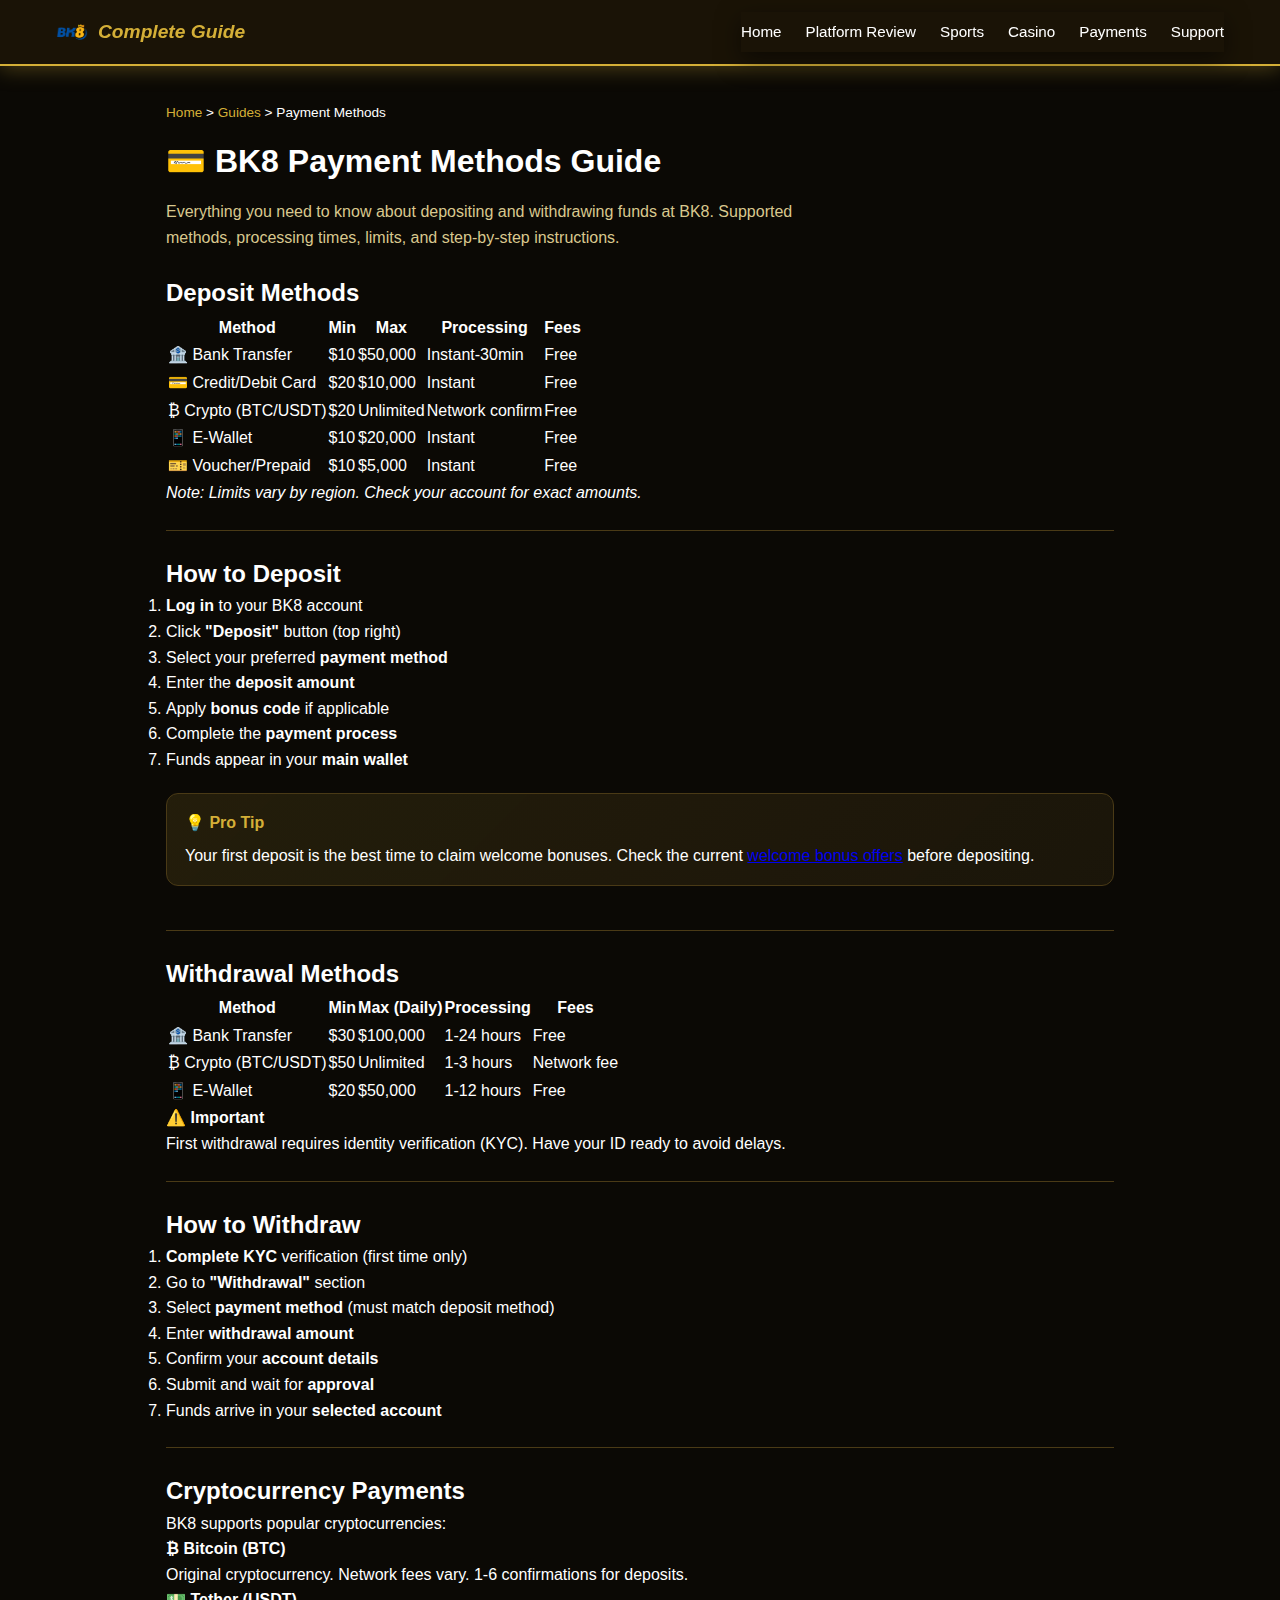
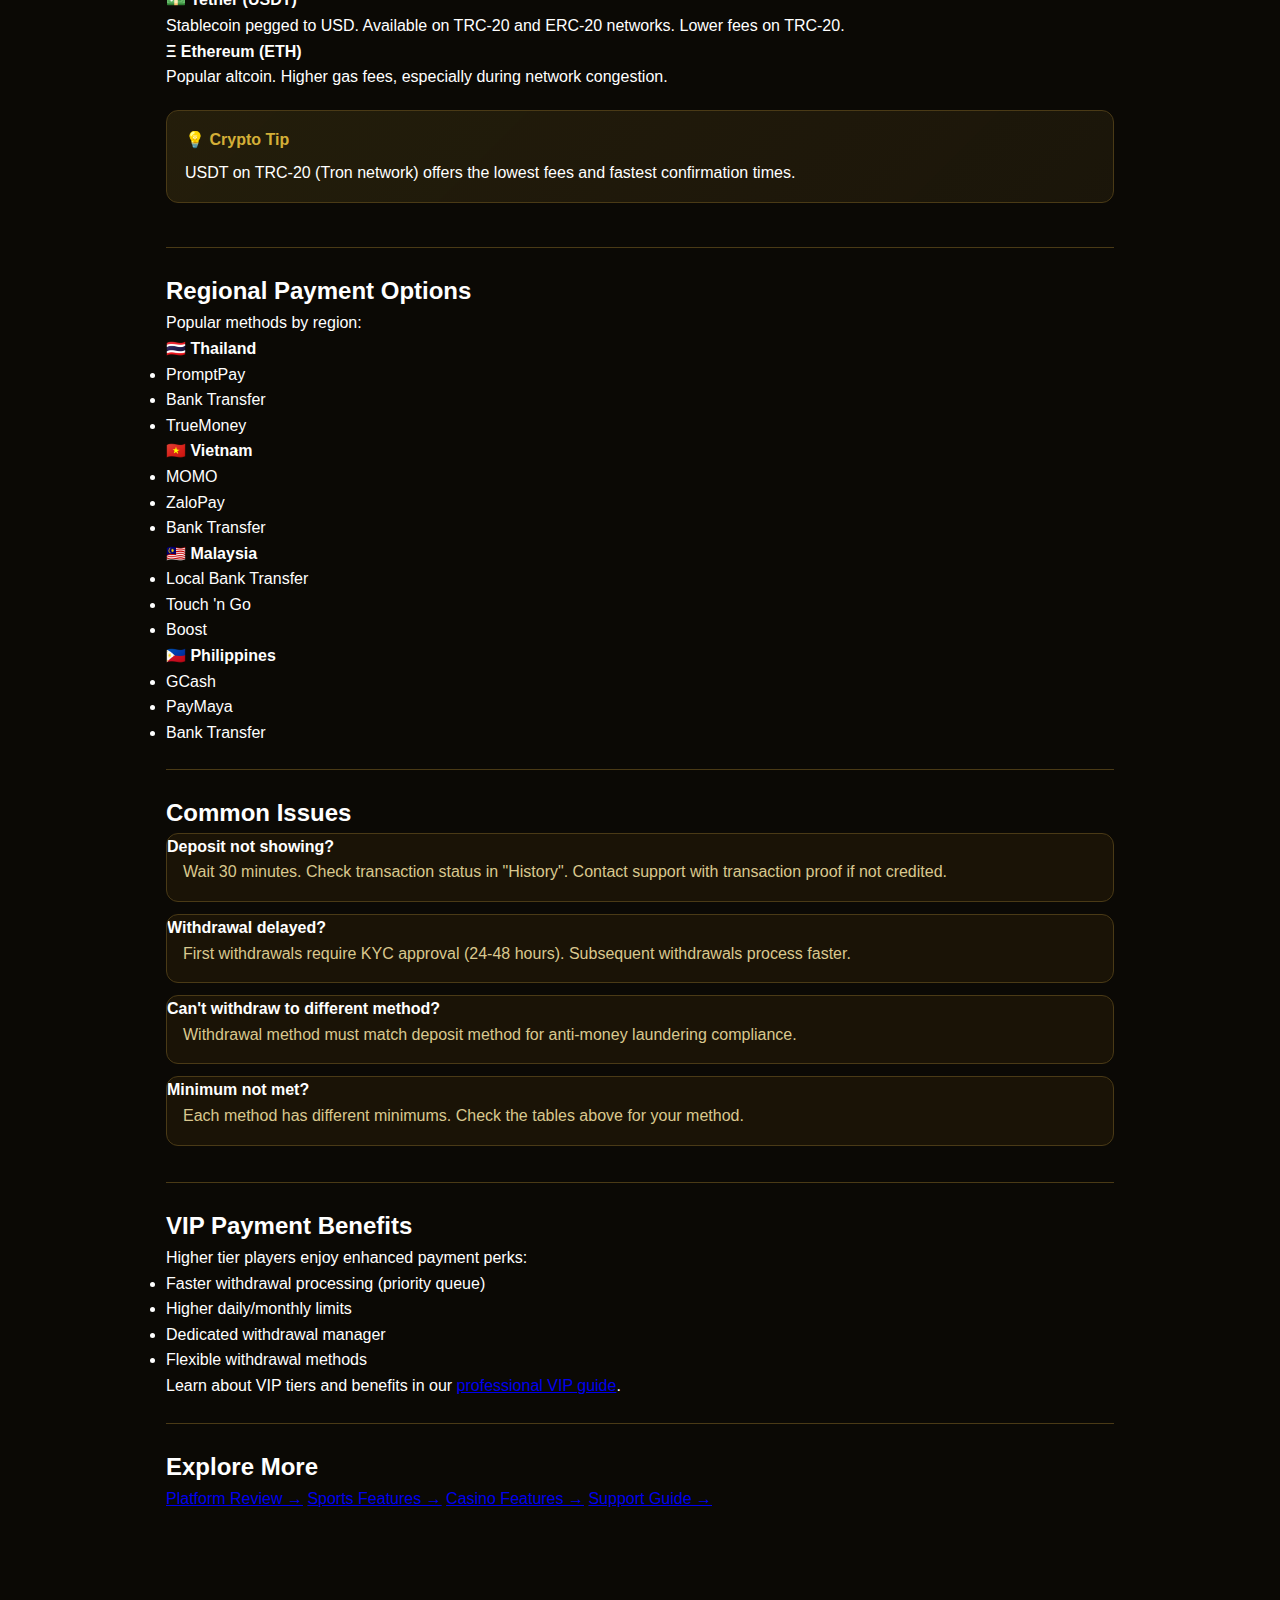
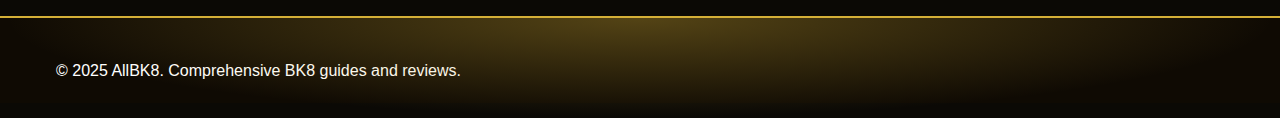
<file: guides/payments.html>
<!DOCTYPE html>
<html lang="en">
<head>
  <meta charset="UTF-8">
  <meta name="viewport" content="width=device-width, initial-scale=1.0">
  <meta name="description" content="Complete BK8 payment guide. Deposits, withdrawals, supported methods, processing times, and limits explained for 2025.">
  <meta name="keywords" content="bk8 deposit, bk8 withdrawal, bk8 payment methods, bk8 crypto, bk8 bank transfer, online payment">
  <meta name="robots" content="index, follow">
  <title>BK8 Payment Methods | Deposits & Withdrawals Guide 2025</title>
  <link rel="stylesheet" href="../css/styles.css">
</head>
<body>
  <header class="header">
    <div class="container">
      <div class="header-inner">
        <a href="../index.html" class="logo">
          <img src="../images/logo.webp" alt="AllBK8" class="logo-img">
          <span>Complete Guide</span>
        </a>
        <nav class="nav">
          <ul class="nav-list">
            <li><a href="../index.html">Home</a></li>
            <li><a href="../reviews/platform.html">Platform Review</a></li>
            <li><a href="../features/sports.html">Sports</a></li>
            <li><a href="../features/casino.html">Casino</a></li>
            <li><a href="payments.html" class="active">Payments</a></li>
            <li><a href="../support/index.html">Support</a></li>
          </ul>
        </nav>
      </div>
    </div>
  </header>

  <main class="main-content">
    <div class="container">
      <div class="breadcrumb">
        <a href="../index.html">Home</a> &gt; <a href="index.html">Guides</a> &gt; Payment Methods
      </div>

      <h1>💳 BK8 Payment Methods Guide</h1>
      <p class="intro">Everything you need to know about depositing and withdrawing funds at BK8. Supported methods, processing times, limits, and step-by-step instructions.</p>

      <section class="deposit-methods">
        <h2>Deposit Methods</h2>
        
        <table class="payment-table">
          <tr>
            <th>Method</th>
            <th>Min</th>
            <th>Max</th>
            <th>Processing</th>
            <th>Fees</th>
          </tr>
          <tr>
            <td>🏦 Bank Transfer</td>
            <td>$10</td>
            <td>$50,000</td>
            <td>Instant-30min</td>
            <td>Free</td>
          </tr>
          <tr>
            <td>💳 Credit/Debit Card</td>
            <td>$20</td>
            <td>$10,000</td>
            <td>Instant</td>
            <td>Free</td>
          </tr>
          <tr>
            <td>₿ Crypto (BTC/USDT)</td>
            <td>$20</td>
            <td>Unlimited</td>
            <td>Network confirm</td>
            <td>Free</td>
          </tr>
          <tr>
            <td>📱 E-Wallet</td>
            <td>$10</td>
            <td>$20,000</td>
            <td>Instant</td>
            <td>Free</td>
          </tr>
          <tr>
            <td>🎫 Voucher/Prepaid</td>
            <td>$10</td>
            <td>$5,000</td>
            <td>Instant</td>
            <td>Free</td>
          </tr>
        </table>

        <p><em>Note: Limits vary by region. Check your account for exact amounts.</em></p>
      </section>

      <section class="deposit-guide">
        <h2>How to Deposit</h2>
        <ol class="steps">
          <li><strong>Log in</strong> to your BK8 account</li>
          <li>Click <strong>"Deposit"</strong> button (top right)</li>
          <li>Select your preferred <strong>payment method</strong></li>
          <li>Enter the <strong>deposit amount</strong></li>
          <li>Apply <strong>bonus code</strong> if applicable</li>
          <li>Complete the <strong>payment process</strong></li>
          <li>Funds appear in your <strong>main wallet</strong></li>
        </ol>
        
        <div class="tip-box">
          <h4>💡 Pro Tip</h4>
          <p>Your first deposit is the best time to claim welcome bonuses. Check the current <a href="https://bk8kh88.com/welcome/bonus.html">welcome bonus offers</a> before depositing.</p>
        </div>
      </section>

      <section class="withdrawal-methods">
        <h2>Withdrawal Methods</h2>
        
        <table class="payment-table">
          <tr>
            <th>Method</th>
            <th>Min</th>
            <th>Max (Daily)</th>
            <th>Processing</th>
            <th>Fees</th>
          </tr>
          <tr>
            <td>🏦 Bank Transfer</td>
            <td>$30</td>
            <td>$100,000</td>
            <td>1-24 hours</td>
            <td>Free</td>
          </tr>
          <tr>
            <td>₿ Crypto (BTC/USDT)</td>
            <td>$50</td>
            <td>Unlimited</td>
            <td>1-3 hours</td>
            <td>Network fee</td>
          </tr>
          <tr>
            <td>📱 E-Wallet</td>
            <td>$20</td>
            <td>$50,000</td>
            <td>1-12 hours</td>
            <td>Free</td>
          </tr>
        </table>

        <div class="info-box">
          <h4>⚠️ Important</h4>
          <p>First withdrawal requires identity verification (KYC). Have your ID ready to avoid delays.</p>
        </div>
      </section>

      <section class="withdrawal-guide">
        <h2>How to Withdraw</h2>
        <ol class="steps">
          <li><strong>Complete KYC</strong> verification (first time only)</li>
          <li>Go to <strong>"Withdrawal"</strong> section</li>
          <li>Select <strong>payment method</strong> (must match deposit method)</li>
          <li>Enter <strong>withdrawal amount</strong></li>
          <li>Confirm your <strong>account details</strong></li>
          <li>Submit and wait for <strong>approval</strong></li>
          <li>Funds arrive in your <strong>selected account</strong></li>
        </ol>
      </section>

      <section class="crypto-guide">
        <h2>Cryptocurrency Payments</h2>
        <p>BK8 supports popular cryptocurrencies:</p>
        
        <div class="crypto-list">
          <div class="crypto-item">
            <h4>₿ Bitcoin (BTC)</h4>
            <p>Original cryptocurrency. Network fees vary. 1-6 confirmations for deposits.</p>
          </div>
          <div class="crypto-item">
            <h4>💵 Tether (USDT)</h4>
            <p>Stablecoin pegged to USD. Available on TRC-20 and ERC-20 networks. Lower fees on TRC-20.</p>
          </div>
          <div class="crypto-item">
            <h4>Ξ Ethereum (ETH)</h4>
            <p>Popular altcoin. Higher gas fees, especially during network congestion.</p>
          </div>
        </div>

        <div class="tip-box">
          <h4>💡 Crypto Tip</h4>
          <p>USDT on TRC-20 (Tron network) offers the lowest fees and fastest confirmation times.</p>
        </div>
      </section>

      <section class="regional-methods">
        <h2>Regional Payment Options</h2>
        <p>Popular methods by region:</p>
        
        <div class="region-grid">
          <div class="region">
            <h4>🇹🇭 Thailand</h4>
            <ul>
              <li>PromptPay</li>
              <li>Bank Transfer</li>
              <li>TrueMoney</li>
            </ul>
          </div>
          <div class="region">
            <h4>🇻🇳 Vietnam</h4>
            <ul>
              <li>MOMO</li>
              <li>ZaloPay</li>
              <li>Bank Transfer</li>
            </ul>
          </div>
          <div class="region">
            <h4>🇲🇾 Malaysia</h4>
            <ul>
              <li>Local Bank Transfer</li>
              <li>Touch 'n Go</li>
              <li>Boost</li>
            </ul>
          </div>
          <div class="region">
            <h4>🇵🇭 Philippines</h4>
            <ul>
              <li>GCash</li>
              <li>PayMaya</li>
              <li>Bank Transfer</li>
            </ul>
          </div>
        </div>
      </section>

      <section class="troubleshooting">
        <h2>Common Issues</h2>
        
        <div class="faq-item">
          <h4>Deposit not showing?</h4>
          <p>Wait 30 minutes. Check transaction status in "History". Contact support with transaction proof if not credited.</p>
        </div>

        <div class="faq-item">
          <h4>Withdrawal delayed?</h4>
          <p>First withdrawals require KYC approval (24-48 hours). Subsequent withdrawals process faster.</p>
        </div>

        <div class="faq-item">
          <h4>Can't withdraw to different method?</h4>
          <p>Withdrawal method must match deposit method for anti-money laundering compliance.</p>
        </div>

        <div class="faq-item">
          <h4>Minimum not met?</h4>
          <p>Each method has different minimums. Check the tables above for your method.</p>
        </div>
      </section>

      <section class="vip-benefits">
        <h2>VIP Payment Benefits</h2>
        <p>Higher tier players enjoy enhanced payment perks:</p>
        <ul>
          <li>Faster withdrawal processing (priority queue)</li>
          <li>Higher daily/monthly limits</li>
          <li>Dedicated withdrawal manager</li>
          <li>Flexible withdrawal methods</li>
        </ul>
        <p>Learn about VIP tiers and benefits in our <a href="https://bk8khpro.com/vip/program-guide.html">professional VIP guide</a>.</p>
      </section>

      <section class="related">
        <h2>Explore More</h2>
        <div class="related-grid">
          <a href="../reviews/platform.html" class="related-card">Platform Review →</a>
          <a href="../features/sports.html" class="related-card">Sports Features →</a>
          <a href="../features/casino.html" class="related-card">Casino Features →</a>
          <a href="../support/index.html" class="related-card">Support Guide →</a>
        </div>
      </section>

    </div>
  </main>

  <footer class="footer">
    <div class="container">
      <p>&copy; 2025 AllBK8. Comprehensive BK8 guides and reviews.</p>
    </div>
  </footer>
</body>
</html>
</file>
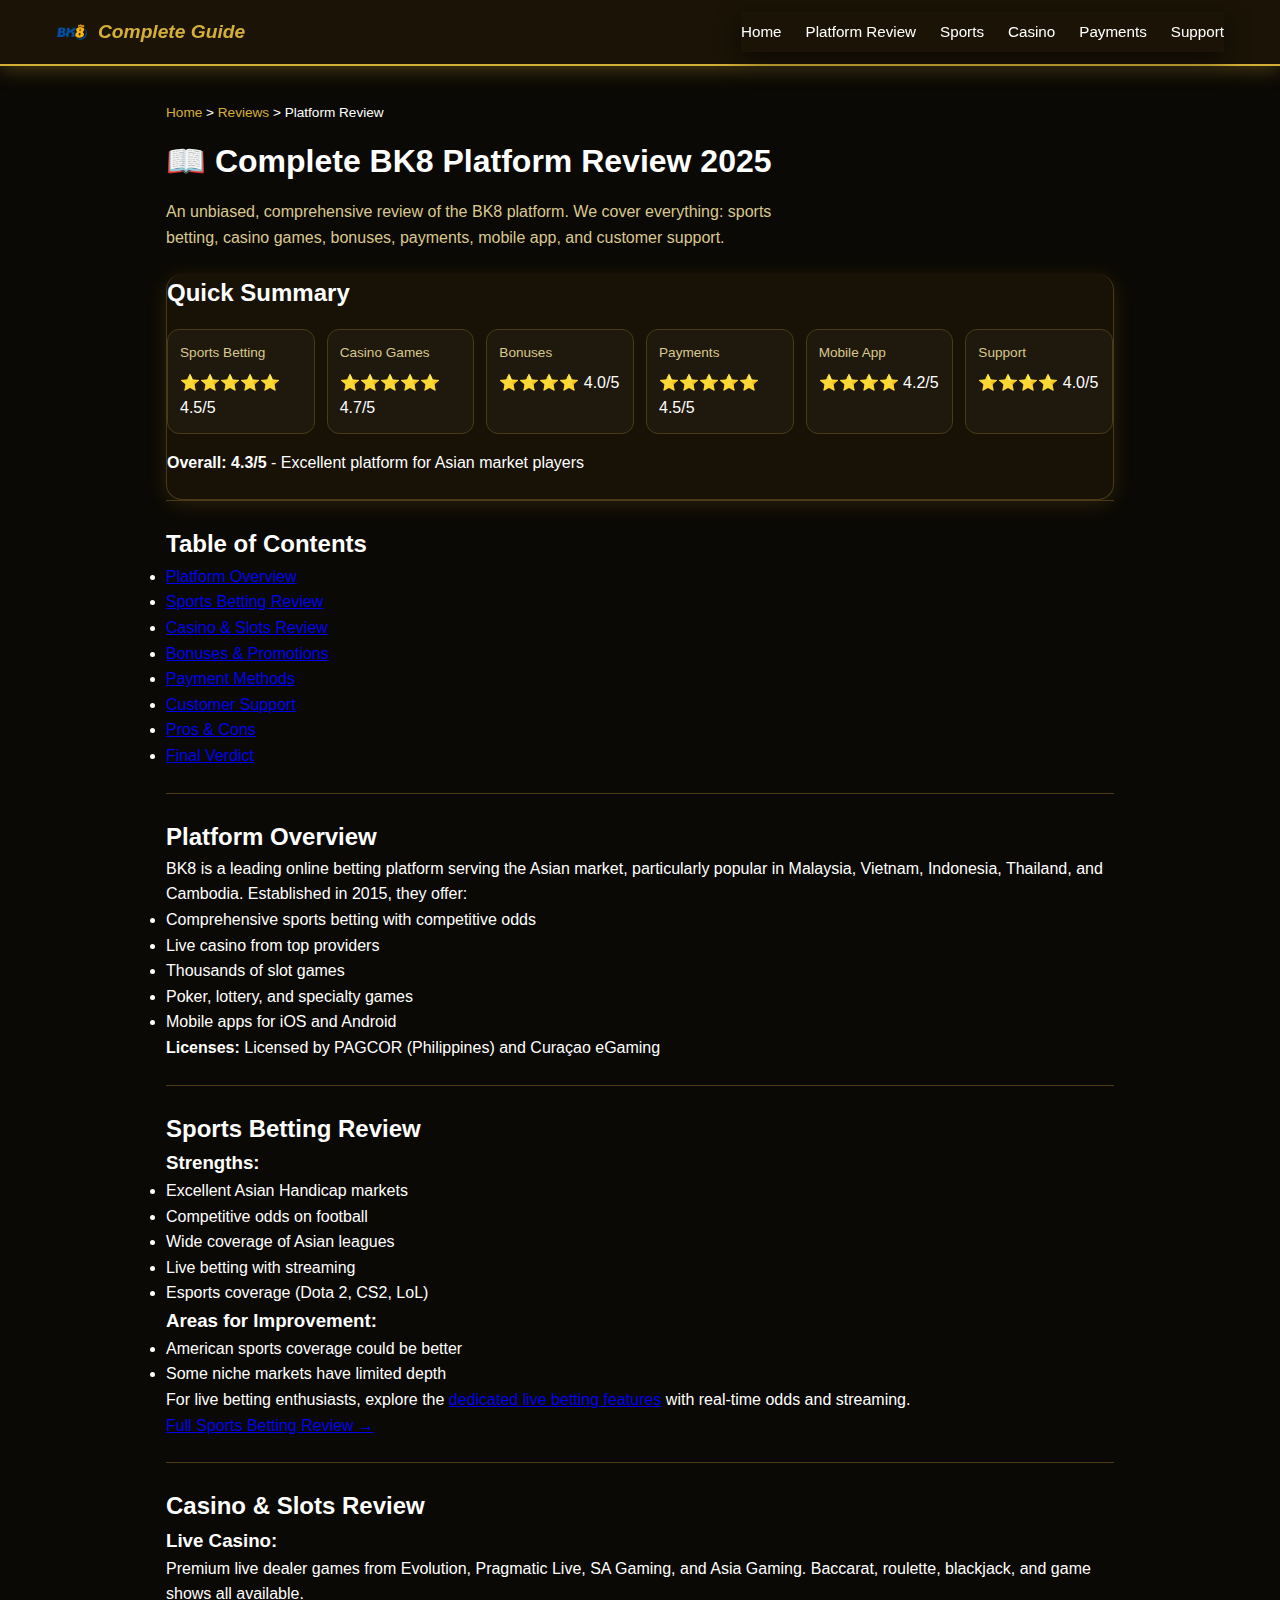
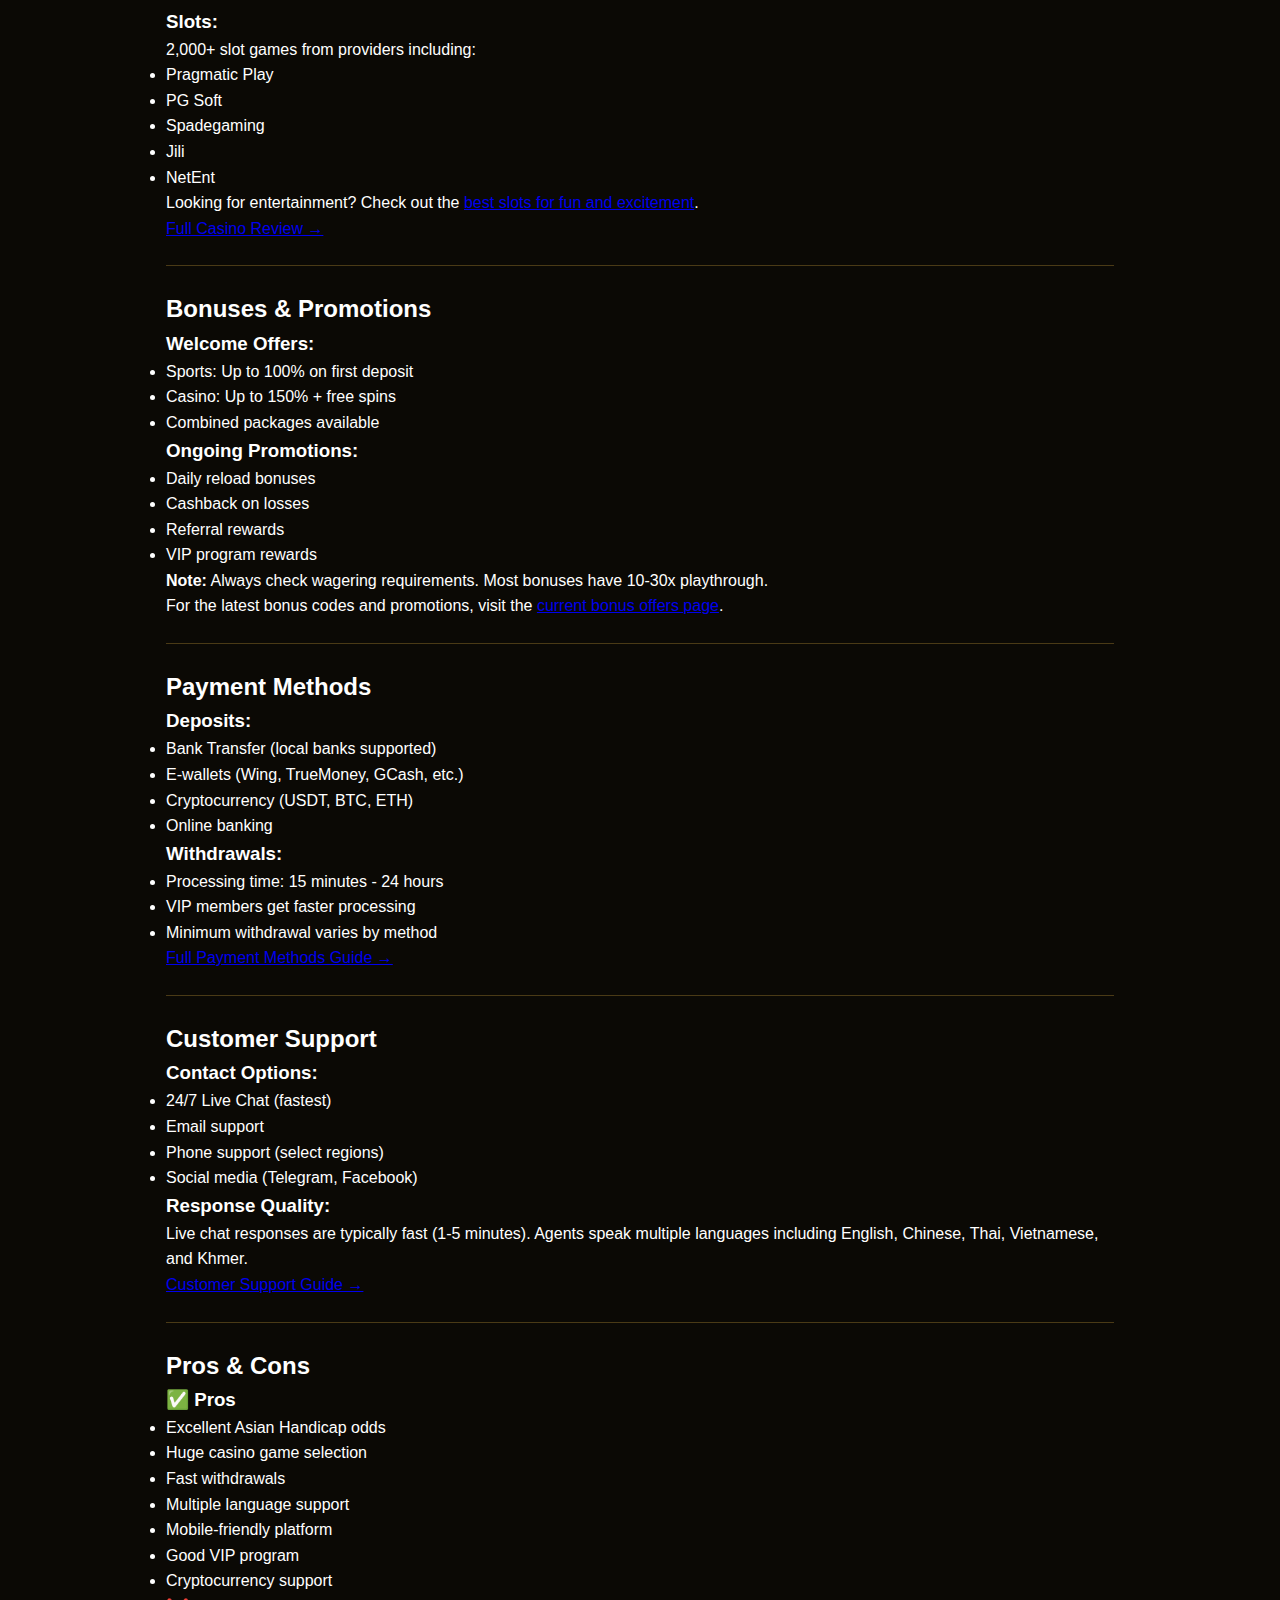
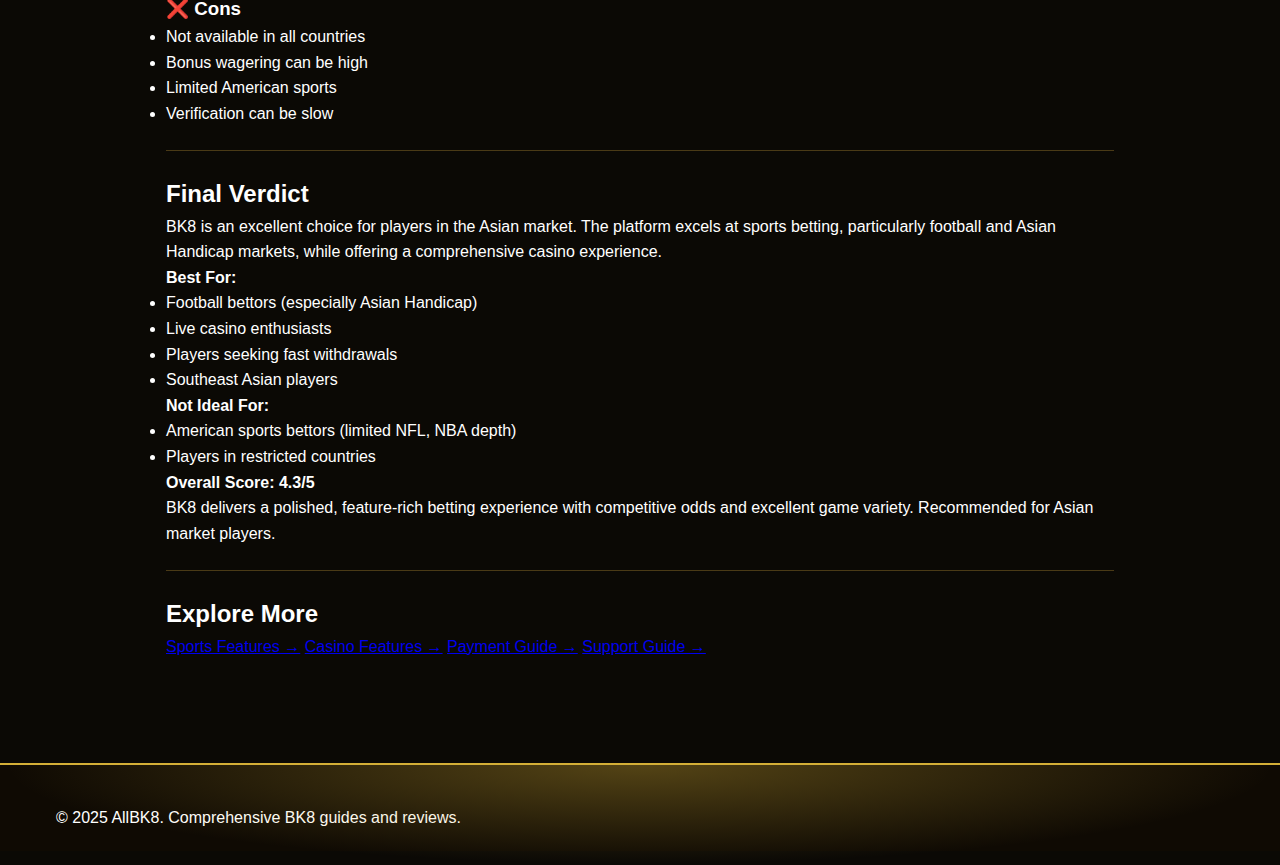
<file: reviews/platform.html>
<!DOCTYPE html>
<html lang="en">
<head>
  <meta charset="UTF-8">
  <meta name="viewport" content="width=device-width, initial-scale=1.0">
  <meta name="description" content="Complete BK8 platform review 2025. Honest analysis of sports betting, casino, slots, bonuses, payments, and support. Everything you need to know about BK8.">
  <meta name="keywords" content="bk8 review, bk8 platform review, bk8 honest review, bk8 analysis, is bk8 good, bk8 complete guide">
  <meta name="robots" content="index, follow">
  <title>Complete BK8 Platform Review 2025 | Honest & Comprehensive Analysis</title>
  <link rel="stylesheet" href="../css/styles.css">
</head>
<body>
  <header class="header">
    <div class="container">
      <div class="header-inner">
        <a href="../index.html" class="logo">
          <img src="../images/logo.webp" alt="AllBK8" class="logo-img">
          <span>Complete Guide</span>
        </a>
        <nav class="nav">
          <ul class="nav-list">
            <li><a href="../index.html">Home</a></li>
            <li><a href="platform.html" class="active">Platform Review</a></li>
            <li><a href="../features/sports.html">Sports</a></li>
            <li><a href="../features/casino.html">Casino</a></li>
            <li><a href="../guides/payments.html">Payments</a></li>
            <li><a href="../support/index.html">Support</a></li>
          </ul>
        </nav>
      </div>
    </div>
  </header>

  <main class="main-content">
    <div class="container">
      <div class="breadcrumb">
        <a href="../index.html">Home</a> &gt; <a href="index.html">Reviews</a> &gt; Platform Review
      </div>

      <h1>📖 Complete BK8 Platform Review 2025</h1>
      <p class="intro">An unbiased, comprehensive review of the BK8 platform. We cover everything: sports betting, casino games, bonuses, payments, mobile app, and customer support.</p>

      <section class="summary-box">
        <h2>Quick Summary</h2>
        <div class="rating-grid">
          <div class="rating-item">
            <span class="rating-label">Sports Betting</span>
            <span class="rating-score">⭐⭐⭐⭐⭐ 4.5/5</span>
          </div>
          <div class="rating-item">
            <span class="rating-label">Casino Games</span>
            <span class="rating-score">⭐⭐⭐⭐⭐ 4.7/5</span>
          </div>
          <div class="rating-item">
            <span class="rating-label">Bonuses</span>
            <span class="rating-score">⭐⭐⭐⭐ 4.0/5</span>
          </div>
          <div class="rating-item">
            <span class="rating-label">Payments</span>
            <span class="rating-score">⭐⭐⭐⭐⭐ 4.5/5</span>
          </div>
          <div class="rating-item">
            <span class="rating-label">Mobile App</span>
            <span class="rating-score">⭐⭐⭐⭐ 4.2/5</span>
          </div>
          <div class="rating-item">
            <span class="rating-label">Support</span>
            <span class="rating-score">⭐⭐⭐⭐ 4.0/5</span>
          </div>
        </div>
        <p><strong>Overall: 4.3/5</strong> - Excellent platform for Asian market players</p>
      </section>

      <section class="toc">
        <h2>Table of Contents</h2>
        <ul>
          <li><a href="#overview">Platform Overview</a></li>
          <li><a href="#sports">Sports Betting Review</a></li>
          <li><a href="#casino">Casino & Slots Review</a></li>
          <li><a href="#bonuses">Bonuses & Promotions</a></li>
          <li><a href="#payments">Payment Methods</a></li>
          <li><a href="#support">Customer Support</a></li>
          <li><a href="#pros-cons">Pros & Cons</a></li>
          <li><a href="#verdict">Final Verdict</a></li>
        </ul>
      </section>

      <section id="overview">
        <h2>Platform Overview</h2>
        <p>BK8 is a leading online betting platform serving the Asian market, particularly popular in Malaysia, Vietnam, Indonesia, Thailand, and Cambodia. Established in 2015, they offer:</p>
        <ul>
          <li>Comprehensive sports betting with competitive odds</li>
          <li>Live casino from top providers</li>
          <li>Thousands of slot games</li>
          <li>Poker, lottery, and specialty games</li>
          <li>Mobile apps for iOS and Android</li>
        </ul>
        <p><strong>Licenses:</strong> Licensed by PAGCOR (Philippines) and Curaçao eGaming</p>
      </section>

      <section id="sports">
        <h2>Sports Betting Review</h2>
        <h3>Strengths:</h3>
        <ul>
          <li>Excellent Asian Handicap markets</li>
          <li>Competitive odds on football</li>
          <li>Wide coverage of Asian leagues</li>
          <li>Live betting with streaming</li>
          <li>Esports coverage (Dota 2, CS2, LoL)</li>
        </ul>
        
        <h3>Areas for Improvement:</h3>
        <ul>
          <li>American sports coverage could be better</li>
          <li>Some niche markets have limited depth</li>
        </ul>

        <p>For live betting enthusiasts, explore the <a href="https://livebk8.com/guides/in-play-betting.html">dedicated live betting features</a> with real-time odds and streaming.</p>
        
        <p><a href="../features/sports.html">Full Sports Betting Review →</a></p>
      </section>

      <section id="casino">
        <h2>Casino & Slots Review</h2>
        <h3>Live Casino:</h3>
        <p>Premium live dealer games from Evolution, Pragmatic Live, SA Gaming, and Asia Gaming. Baccarat, roulette, blackjack, and game shows all available.</p>
        
        <h3>Slots:</h3>
        <p>2,000+ slot games from providers including:</p>
        <ul>
          <li>Pragmatic Play</li>
          <li>PG Soft</li>
          <li>Spadegaming</li>
          <li>Jili</li>
          <li>NetEnt</li>
        </ul>

        <p>Looking for entertainment? Check out the <a href="https://funbk8kh.com/slots/fun-slots.html">best slots for fun and excitement</a>.</p>
        
        <p><a href="../features/casino.html">Full Casino Review →</a></p>
      </section>

      <section id="bonuses">
        <h2>Bonuses & Promotions</h2>
        <h3>Welcome Offers:</h3>
        <ul>
          <li>Sports: Up to 100% on first deposit</li>
          <li>Casino: Up to 150% + free spins</li>
          <li>Combined packages available</li>
        </ul>

        <h3>Ongoing Promotions:</h3>
        <ul>
          <li>Daily reload bonuses</li>
          <li>Cashback on losses</li>
          <li>Referral rewards</li>
          <li>VIP program rewards</li>
        </ul>

        <p><strong>Note:</strong> Always check wagering requirements. Most bonuses have 10-30x playthrough.</p>
        
        <p>For the latest bonus codes and promotions, visit the <a href="https://bk8kh88.com/bonuses/welcome.html">current bonus offers page</a>.</p>
      </section>

      <section id="payments">
        <h2>Payment Methods</h2>
        <h3>Deposits:</h3>
        <ul>
          <li>Bank Transfer (local banks supported)</li>
          <li>E-wallets (Wing, TrueMoney, GCash, etc.)</li>
          <li>Cryptocurrency (USDT, BTC, ETH)</li>
          <li>Online banking</li>
        </ul>

        <h3>Withdrawals:</h3>
        <ul>
          <li>Processing time: 15 minutes - 24 hours</li>
          <li>VIP members get faster processing</li>
          <li>Minimum withdrawal varies by method</li>
        </ul>

        <p><a href="../guides/payments.html">Full Payment Methods Guide →</a></p>
      </section>

      <section id="support">
        <h2>Customer Support</h2>
        <h3>Contact Options:</h3>
        <ul>
          <li>24/7 Live Chat (fastest)</li>
          <li>Email support</li>
          <li>Phone support (select regions)</li>
          <li>Social media (Telegram, Facebook)</li>
        </ul>

        <h3>Response Quality:</h3>
        <p>Live chat responses are typically fast (1-5 minutes). Agents speak multiple languages including English, Chinese, Thai, Vietnamese, and Khmer.</p>
        
        <p><a href="../support/index.html">Customer Support Guide →</a></p>
      </section>

      <section id="pros-cons">
        <h2>Pros & Cons</h2>
        <div class="pros-cons-grid">
          <div class="pros">
            <h3>✅ Pros</h3>
            <ul>
              <li>Excellent Asian Handicap odds</li>
              <li>Huge casino game selection</li>
              <li>Fast withdrawals</li>
              <li>Multiple language support</li>
              <li>Mobile-friendly platform</li>
              <li>Good VIP program</li>
              <li>Cryptocurrency support</li>
            </ul>
          </div>
          <div class="cons">
            <h3>❌ Cons</h3>
            <ul>
              <li>Not available in all countries</li>
              <li>Bonus wagering can be high</li>
              <li>Limited American sports</li>
              <li>Verification can be slow</li>
            </ul>
          </div>
        </div>
      </section>

      <section id="verdict">
        <h2>Final Verdict</h2>
        <p>BK8 is an excellent choice for players in the Asian market. The platform excels at sports betting, particularly football and Asian Handicap markets, while offering a comprehensive casino experience.</p>
        
        <p><strong>Best For:</strong></p>
        <ul>
          <li>Football bettors (especially Asian Handicap)</li>
          <li>Live casino enthusiasts</li>
          <li>Players seeking fast withdrawals</li>
          <li>Southeast Asian players</li>
        </ul>

        <p><strong>Not Ideal For:</strong></p>
        <ul>
          <li>American sports bettors (limited NFL, NBA depth)</li>
          <li>Players in restricted countries</li>
        </ul>

        <div class="verdict-box">
          <p><strong>Overall Score: 4.3/5</strong></p>
          <p>BK8 delivers a polished, feature-rich betting experience with competitive odds and excellent game variety. Recommended for Asian market players.</p>
        </div>
      </section>

      <section class="related">
        <h2>Explore More</h2>
        <div class="related-grid">
          <a href="../features/sports.html" class="related-card">Sports Features →</a>
          <a href="../features/casino.html" class="related-card">Casino Features →</a>
          <a href="../guides/payments.html" class="related-card">Payment Guide →</a>
          <a href="../support/index.html" class="related-card">Support Guide →</a>
        </div>
      </section>

    </div>
  </main>

  <footer class="footer">
    <div class="container">
      <p>&copy; 2025 AllBK8. Comprehensive BK8 guides and reviews.</p>
    </div>
  </footer>
</body>
</html>
</file>
<file: css/styles.css>
/* BK8 Casino Center - Mobile-First CSS */
/* Optimized for LCP < 2s */
/* Theme: Black/Gold Luxury Casino */

:root {
  --primary: #1a1306;
  --primary-dark: #0f0a03;
  --primary-light: #2b1f0a;
  --accent: #d4af37;
  --accent-light: #f2d06a;
  --accent-glow: rgba(212, 175, 55, 0.35);
  --gold: #d4af37;
  --text: #ffffff;
  --text-light: #d9c88e;
  --bg: #0b0905;
  --bg-card: #171106;
  --white: #fff;
  --border: #4a3a16;
  --shadow: 0 4px 20px rgba(212, 175, 55, 0.15);
  --gradient: linear-gradient(135deg, #171106 0%, #2b1f0a 50%, #0f0a03 100%);
  --casino-gradient: radial-gradient(ellipse at center top, #4a3a16 0%, #1a1306 50%, #0f0a03 100%);
}

* {
  margin: 0;
  padding: 0;
  box-sizing: border-box;
}

html {
  font-size: 16px;
  scroll-behavior: smooth;
}

body {
  font-family: -apple-system, BlinkMacSystemFont, 'Segoe UI', Roboto, Oxygen, Ubuntu, sans-serif;
  line-height: 1.6;
  color: var(--text);
  background: var(--bg);
}

.main-content {
  padding: 24px 0 40px;
}

.main-content .container {
  max-width: 980px;
}

.intro {
  color: var(--text-light);
  font-size: 1rem;
  margin: 12px 0 24px;
  max-width: 72ch;
}

.main-content section {
  padding: 24px 0;
  border-top: 1px solid var(--border);
}

.main-content section:first-of-type {
  border-top: 0;
  padding-top: 0;
}

.container {
  width: 100%;
  max-width: 1200px;
  margin: 0 auto;
  padding: 0 16px;
}

/* Header */
.header {
  background: var(--primary);
  color: var(--white);
  padding: 12px 0;
  position: sticky;
  top: 0;
  z-index: 100;
  border-bottom: 2px solid var(--accent);
  box-shadow: 0 2px 20px var(--accent-glow);
}

.header-inner {
  display: flex;
  justify-content: space-between;
  align-items: center;
}

.logo {
  display: flex;
  align-items: center;
  gap: 10px;
  font-size: 1.2rem;
  font-weight: 700;
  color: var(--white);
  text-decoration: none;
  font-style: italic;
}

.logo-img {
  height: 32px;
  width: auto;
}

.logo span {
  color: var(--accent);
}

/* Mobile Navigation */
.nav-toggle {
  display: block;
  background: var(--accent);
  border: none;
  color: var(--white);
  font-size: 1.25rem;
  cursor: pointer;
  padding: 8px 12px;
  border-radius: 50%;
}

.nav {
  display: none;
  position: absolute;
  top: 100%;
  left: 0;
  right: 0;
  background: var(--primary-dark);
  padding: 16px;
  box-shadow: 0 8px 24px rgba(0,0,0,0.5);
}

.nav.active {
  display: block;
}

.nav-list {
  list-style: none;
}

.nav-list li {
  margin-bottom: 8px;
}

.nav-list a {
  color: var(--white);
  text-decoration: none;
  padding: 8px 0;
  display: block;
  font-size: 0.95rem;
}

.nav-list a:hover {
  color: var(--accent);
}

/* Hero Section - Centered Casino Glow */
.hero {
  background: var(--casino-gradient);
  color: var(--white);
  padding: 48px 16px;
  text-align: center;
  border-bottom: 2px solid var(--accent);
  position: relative;
  overflow: hidden;
}

.hero::before {
  content: '';
  position: absolute;
  top: -50%;
  left: 50%;
  transform: translateX(-50%);
  width: 120%;
  height: 200%;
  background: radial-gradient(ellipse at center, var(--accent-glow) 0%, transparent 50%);
  opacity: 0.6;
  pointer-events: none;
}

.hero::after {
  content: '';
  position: absolute;
  top: 0;
  left: 0;
  right: 0;
  bottom: 0;
  background: url("data:image/svg+xml,%3Csvg width='60' height='60' viewBox='0 0 60 60' xmlns='http://www.w3.org/2000/svg'%3E%3Cg fill='none' fill-rule='evenodd'%3E%3Cg fill='%23d4af37' fill-opacity='0.05'%3E%3Cpath d='M36 34v-4h-2v4h-4v2h4v4h2v-4h4v-2h-4zm0-30V0h-2v4h-4v2h4v4h2V6h4V4h-4zM6 34v-4H4v4H0v2h4v4h2v-4h4v-2H6zM6 4V0H4v4H0v2h4v4h2V6h4V4H6z'/%3E%3C/g%3E%3C/g%3E%3C/svg%3E");
  opacity: 0.5;
}

.hero h1 {
  font-size: 1.75rem;
  margin-bottom: 16px;
  line-height: 1.3;
  position: relative;
  z-index: 1;
}

.hero p {
  font-size: 1rem;
  opacity: 0.9;
  max-width: 600px;
  margin: 0 auto;
  color: var(--text-light);
  position: relative;
  z-index: 1;
}

/* Section Styles */
.section {
  padding: 40px 0;
}

.section-title {
  font-size: 1.5rem;
  margin-bottom: 24px;
  color: var(--accent);
  text-align: center;
  position: relative;
  padding-bottom: 12px;
}

.section-title::after {
  content: '';
  position: absolute;
  bottom: 0;
  left: 50%;
  transform: translateX(-50%);
  width: 60px;
  height: 3px;
  background: linear-gradient(90deg, transparent, var(--accent), transparent);
}

/* Card Grid */
.card-grid {
  display: grid;
  grid-template-columns: 1fr;
  gap: 16px;
}

.card {
  background: var(--bg-card);
  border-radius: 16px;
  overflow: hidden;
  box-shadow: var(--shadow);
  transition: transform 0.3s ease, box-shadow 0.3s ease;
  border: 1px solid var(--border);
}

.card:hover {
  transform: translateY(-4px);
  box-shadow: 0 12px 32px var(--accent-glow);
  border-color: var(--accent);
}

.card-img {
  width: 100%;
  height: 160px;
  object-fit: cover;
  background: var(--border);
}

.card-content {
  padding: 16px;
}

.card-category {
  font-size: 0.75rem;
  color: var(--accent);
  text-transform: uppercase;
  font-weight: 600;
  margin-bottom: 8px;
}

.card-title {
  font-size: 1.1rem;
  margin-bottom: 8px;
  color: var(--white);
}

.card-title a {
  color: inherit;
  text-decoration: none;
}

.card-title a:hover {
  color: var(--accent);
}

.card-meta {
  font-size: 0.85rem;
  color: var(--text-light);
}

/* Game Card Special */
.game-card {
  text-align: center;
  padding: 24px 16px;
}

.game-icon {
  font-size: 3rem;
  margin-bottom: 12px;
}

.game-card h3 {
  color: var(--white);
  margin-bottom: 8px;
}

.game-card p {
  color: var(--text-light);
  font-size: 0.9rem;
}

/* Provider Badge */
.provider-badge {
  display: inline-block;
  background: linear-gradient(135deg, var(--accent) 0%, #8f6f17 100%);
  color: var(--white);
  padding: 4px 14px;
  border-radius: 20px;
  font-size: 0.75rem;
  font-weight: 600;
  margin-top: 8px;
}

/* CTA Button */
.btn {
  display: inline-block;
  padding: 14px 28px;
  background: linear-gradient(135deg, var(--accent) 0%, #8f6f17 100%);
  color: var(--white);
  text-decoration: none;
  border-radius: 30px;
  font-weight: 600;
  font-size: 0.95rem;
  text-align: center;
  transition: all 0.3s ease;
  border: none;
  box-shadow: 0 4px 15px var(--accent-glow);
}

.btn:hover {
  background: linear-gradient(135deg, var(--accent-light) 0%, var(--accent) 100%);
  box-shadow: 0 6px 25px var(--accent-glow);
  transform: translateY(-2px);
}

.btn-full {
  width: 100%;
  display: block;
}

.btn-outline {
  background: transparent;
  border: 2px solid var(--accent);
  color: var(--accent);
  box-shadow: none;
}

.btn-outline:hover {
  background: var(--accent);
  color: var(--white);
  box-shadow: 0 4px 15px var(--accent-glow);
}

/* Article Content */
.article {
  background: var(--bg-card);
  padding: 24px 16px;
  border-radius: 16px;
  box-shadow: var(--shadow);
  border: 1px solid var(--border);
}

.article h1 {
  font-size: 1.5rem;
  line-height: 1.3;
  margin-bottom: 16px;
  color: var(--white);
}

.article-meta {
  font-size: 0.85rem;
  color: var(--text-light);
  margin-bottom: 20px;
  padding-bottom: 16px;
  border-bottom: 1px solid var(--border);
}

.article h2 {
  font-size: 1.25rem;
  margin: 24px 0 12px;
  color: var(--accent);
}

.article h3 {
  font-size: 1.1rem;
  margin: 20px 0 10px;
  color: var(--white);
}

.article p {
  margin-bottom: 16px;
  color: var(--text-light);
}

.article ul, .article ol {
  margin-bottom: 16px;
  padding-left: 24px;
  color: var(--text-light);
}

.article li {
  margin-bottom: 8px;
}

/* Contextual Link */
.contextual-link {
  color: var(--accent);
  text-decoration: underline;
  font-weight: 500;
}

.contextual-link:hover {
  color: var(--accent-light);
}

/* Tip Box */
.tip-box {
  background: linear-gradient(135deg, rgba(212, 175, 55, 0.12) 0%, rgba(74, 58, 22, 0.25) 100%);
  border: 1px solid var(--border);
  padding: 16px 18px;
  margin: 20px 0;
  border-radius: 12px;
}

.tip-box h4 {
  font-size: 1rem;
  margin-bottom: 8px;
  color: var(--accent);
}

/* FAQ Schema Section */
.faq-section {
  margin: 24px 0;
}

.faq-item {
  background: var(--primary);
  border: 1px solid var(--border);
  border-radius: 12px;
  margin-bottom: 12px;
  overflow: hidden;
}

.faq-item summary {
  padding: 16px;
  cursor: pointer;
  display: flex;
  align-items: center;
  justify-content: space-between;
  font-weight: 600;
  color: var(--white);
  list-style: none;
}

.faq-item summary::-webkit-details-marker {
  display: none;
}

.faq-item summary::after {
  content: '+';
  font-size: 1.2rem;
  color: var(--accent);
}

.faq-item[open] summary::after {
  content: '−';
}

.faq-item p {
  padding: 0 16px 16px;
  color: var(--text-light);
}

.faq-question {
  padding: 16px;
  cursor: pointer;
  display: flex;
  justify-content: space-between;
  align-items: center;
  font-weight: 600;
  color: var(--white);
}

.faq-question::after {
  content: '+';
  font-size: 1.25rem;
  color: var(--accent);
}

.faq-item.active .faq-question::after {
  content: '−';
}

.faq-answer {
  padding: 0 16px 16px;
  color: var(--text-light);
  display: none;
}

.faq-item.active .faq-answer {
  display: block;
}

/* Responsible Gambling Notice */
.responsible-notice {
  background: rgba(212, 175, 55, 0.1);
  border: 1px solid var(--accent);
  padding: 16px;
  border-radius: 12px;
  margin: 24px 0;
  font-size: 0.9rem;
  color: var(--text-light);
}

.responsible-notice strong {
  display: block;
  margin-bottom: 8px;
  color: var(--accent);
}

.responsible-notice a {
  color: var(--accent);
}

/* Breadcrumb */
.breadcrumb {
  padding: 12px 0;
  font-size: 0.85rem;
  background: transparent;
}

.breadcrumb a {
  color: var(--accent);
  text-decoration: none;
}

.breadcrumb span {
  color: var(--text-light);
  margin: 0 8px;
}

/* Summary Box */
.summary-box {
  background: var(--bg-card);
  border: 1px solid var(--border);
  border-radius: 16px;
  padding: 20px;
  box-shadow: var(--shadow);
}

.rating-grid {
  display: grid;
  grid-template-columns: repeat(auto-fit, minmax(140px, 1fr));
  gap: 12px;
  margin: 16px 0;
}

.rating-item {
  background: rgba(255, 255, 255, 0.03);
  border: 1px solid var(--border);
  border-radius: 12px;
  padding: 12px;
}

.rating-label {
  display: block;
  color: var(--text-light);
  font-size: 0.85rem;
}

.rating-score {
  display: block;
  margin-top: 6px;
}

/* Section Cards */
.section-grid {
  display: grid;
  grid-template-columns: 1fr;
  gap: 16px;
}

.section-card {
  background: var(--bg-card);
  border: 1px solid var(--border);
  border-radius: 14px;
  padding: 16px;
  box-shadow: var(--shadow);
}

.section-card h3 {
  margin-bottom: 10px;
  font-size: 1rem;
}

.pill-list {
  display: flex;
  flex-wrap: wrap;
  gap: 8px;
  margin-bottom: 12px;
}

.pill-list span {
  padding: 6px 10px;
  border-radius: 999px;
  border: 1px solid var(--border);
  background: rgba(255, 255, 255, 0.03);
  font-size: 0.8rem;
  color: var(--text-light);
}

/* Footer */
.footer {
  background: var(--primary-dark);
  color: var(--white);
  padding: 40px 0 20px;
  margin-top: 40px;
  border-top: 2px solid var(--accent);
  position: relative;
}

.footer::before {
  content: '';
  position: absolute;
  top: 0;
  left: 0;
  right: 0;
  height: 100px;
  background: radial-gradient(ellipse at center top, var(--accent-glow) 0%, transparent 70%);
  pointer-events: none;
}

.footer-grid {
  display: grid;
  grid-template-columns: 1fr;
  gap: 24px;
  margin-bottom: 24px;
}

.footer-section h4 {
  font-size: 1rem;
  margin-bottom: 12px;
  color: var(--accent);
}

.footer-section ul {
  list-style: none;
}

.footer-section li {
  margin-bottom: 8px;
}

.footer-section a {
  color: var(--text-light);
  text-decoration: none;
  font-size: 0.9rem;
}

.footer-section a:hover {
  color: var(--accent);
}

.footer-bottom {
  border-top: 1px solid var(--border);
  padding-top: 20px;
  text-align: center;
  font-size: 0.85rem;
  color: var(--text-light);
}

.footer-disclaimer {
  font-size: 0.8rem;
  color: var(--text-light);
  margin-top: 12px;
  line-height: 1.5;
  opacity: 0.7;
}

/* Tablet Styles */
@media (min-width: 600px) {
  .hero h1 {
    font-size: 2rem;
  }

  .card-grid {
    grid-template-columns: repeat(2, 1fr);
  }

  .section-grid {
    grid-template-columns: repeat(2, 1fr);
  }

  .footer-grid {
    grid-template-columns: repeat(2, 1fr);
  }

  .article {
    padding: 32px;
  }

  .article h1 {
    font-size: 1.75rem;
  }
}

/* Desktop Styles */
@media (min-width: 900px) {
  .nav-toggle {
    display: none;
  }

  .nav {
    display: block;
    position: static;
    background: none;
    padding: 0;
  }

  .nav-list {
    display: flex;
    gap: 24px;
  }

  .nav-list li {
    margin-bottom: 0;
  }

  .hero {
    padding: 60px 0;
  }

  .hero h1 {
    font-size: 2.5rem;
  }

  .section {
    padding: 60px 0;
  }

  .card-grid {
    grid-template-columns: repeat(3, 1fr);
  }

  .section-grid {
    grid-template-columns: repeat(3, 1fr);
  }

  .card-img {
    height: 180px;
  }

  .footer-grid {
    grid-template-columns: repeat(4, 1fr);
  }

  .article h1 {
    font-size: 2rem;
  }
}

/* Utility Classes */
.text-center { text-align: center; }
.mt-20 { margin-top: 20px; }
.mb-20 { margin-bottom: 20px; }

/* Skip Link */
.skip-link {
  position: absolute;
  top: -40px;
  left: 0;
  background: var(--primary);
  color: var(--white);
  padding: 8px 16px;
  z-index: 1000;
}

.skip-link:focus {
  top: 0;
}
</file>
